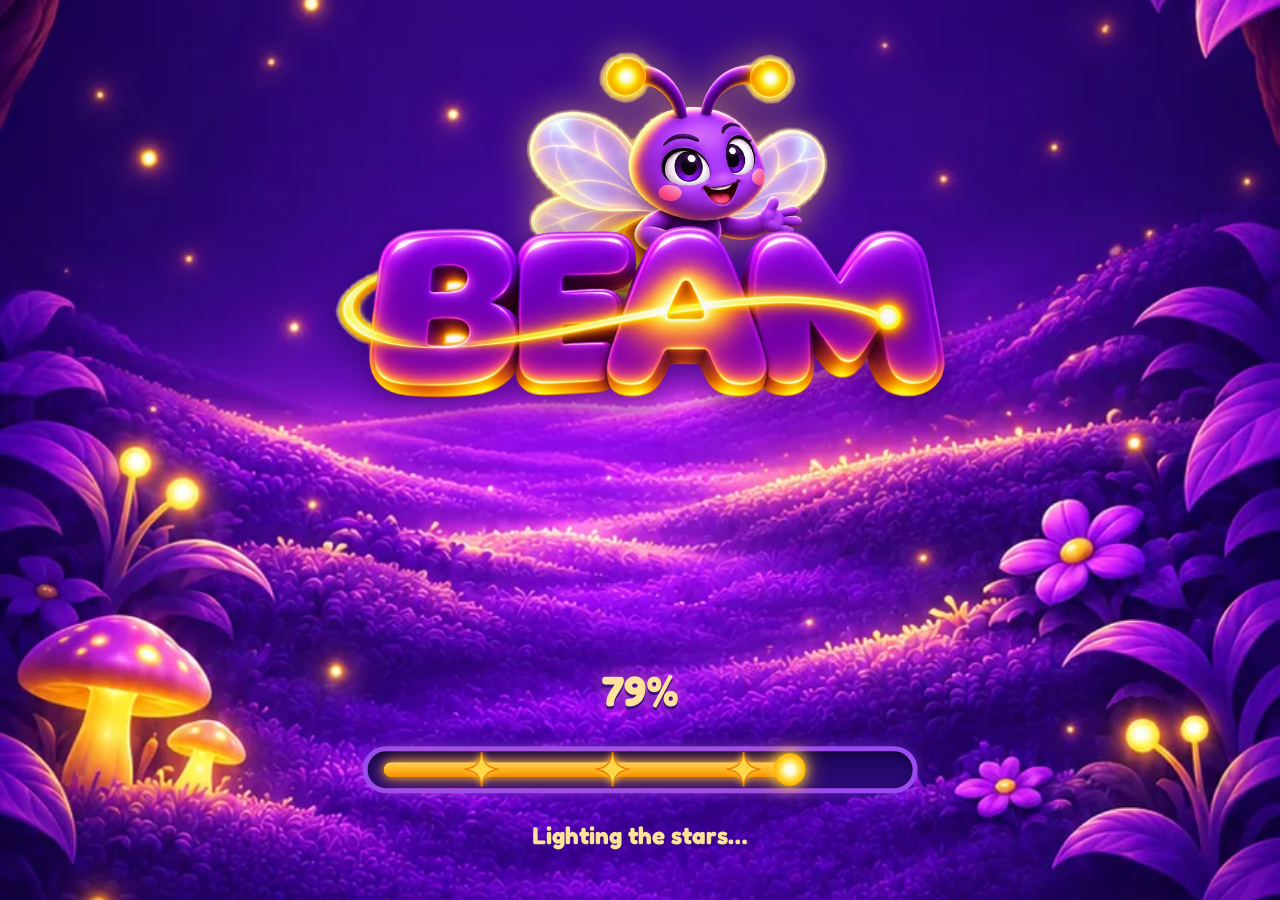
<file: index.html>
<!DOCTYPE html>
<html lang="he" dir="rtl">
<head>
<meta name="facebook-domain-verification" content="xpog3yrde6ys8me2d62fl10h6nr83v" />
<meta charset="utf-8">
<meta name="viewport" content="width=device-width,initial-scale=1">
<script>try{if(localStorage.getItem("beamAdminPending")&&/access_token=|error=/.test(location.hash)){localStorage.removeItem("beamAdminPending");location.replace("/admin/"+location.hash)}}catch(e){}</script>
<title>BEAM · משחק חשיבה עם מראות וקרן אור</title>
<meta name="description" content="BEAM הוא משחק חשיבה: מציבים מראות כדי שקרן האור של הגחלילית תדליק את כל הכוכבים. 80 שלבים ואתגר יומי.">
<link rel="canonical" href="https://beam-game.co.il/">
<link rel="manifest" href="manifest.webmanifest">
<meta name="theme-color" content="#24086A">
<link rel="icon" type="image/png" sizes="32x32" href="icons/favicon-32.png?v=3">
<link rel="icon" type="image/png" sizes="96x96" href="icons/favicon-96.png?v=3">
<link rel="apple-touch-icon" href="icons/apple-180.png?v=3">
<link rel="stylesheet" href="css/beam.css?v=7ac095d8f2">
</head>
<body class="splashing">
<div id="splash" role="status" aria-live="polite">
  <div class="sp-stage">
    <img class="sp-fly" alt="" src="media/splash/fly.webp">
    <img class="sp-logo" alt="Beam" src="media/splash/logo.webp">
    <b id="spPct">0%</b>
    <div class="sp-bar"><i id="spFill"><span class="sp-orb"></span></i><span class="sp-star" style="left:21%"><svg viewBox="0 0 40 40" aria-hidden="true"><path d="M20 1C21.5 13 27 18.5 39 20C27 21.5 21.5 27 20 39C18.5 27 13 21.5 1 20C13 18.5 18.5 13 20 1Z"/></svg></span><span class="sp-star" style="left:45%"><svg viewBox="0 0 40 40" aria-hidden="true"><path d="M20 1C21.5 13 27 18.5 39 20C27 21.5 21.5 27 20 39C18.5 27 13 21.5 1 20C13 18.5 18.5 13 20 1Z"/></svg></span><span class="sp-star" style="left:69%"><svg viewBox="0 0 40 40" aria-hidden="true"><path d="M20 1C21.5 13 27 18.5 39 20C27 21.5 21.5 27 20 39C18.5 27 13 21.5 1 20C13 18.5 18.5 13 20 1Z"/></svg></span></div>
    <p id="spText">טוענים את האור…</p>
  </div>
</div>
<svg width="0" height="0" style="position:absolute" aria-hidden="true"><defs>
  <linearGradient id="rbBeam" gradientUnits="userSpaceOnUse" x1="0" y1="0" x2="1.6" y2="1.6" spreadMethod="repeat">
    <stop offset="0" stop-color="#FF3D3D"/><stop offset=".16" stop-color="#FF8A1F"/><stop offset=".32" stop-color="#FFD23F"/><stop offset=".48" stop-color="#4BD964"/><stop offset=".64" stop-color="#3FB8FF"/><stop offset=".8" stop-color="#8A6BFF"/><stop offset="1" stop-color="#FF3D3D"/>
    <animateTransform attributeName="gradientTransform" type="translate" from="0 0" to="1.6 1.6" dur="2.4s" repeatCount="indefinite"/>
  </linearGradient></defs></svg>
<main>
<div class="hud" id="hud" hidden>
    <button class="me" id="meBtn" aria-label="פרופיל ושם">
      <span class="badge"><img id="meBug" alt=""></span>
      <span><b id="meName"></b><small id="meRank"></small></span>
    </button>
    <div class="wallet">
      <button class="gearimg" id="gearBtn" aria-label="הגדרות"><img alt="" src="media/ui/gear.webp"></button>
      <div class="coin" id="homePoints" aria-label="נקודות לקניות"></div>
    </div>
  </div>
  

<!-- LOGIN -->
<section id="login" hidden>
  <div class="login">
    <img id="loginLogo" class="login-logo" alt="Beam" src="media/inline/logo.webp">
    <p class="login-tag">עזרו לגחלילית להדליק את כל הכוכבים</p>
    <div class="login-hero"><img alt="" src="media/hero.webp"></div>
    <div class="login-btns">
      <button class="btn green" id="loginGuest">בואו נשחק</button>
      <div class="or" id="loginOr"><span>כבר שיחקתם? התחברו וההתקדמות תחזור</span></div>
      <button class="sso google" id="loginGoogle">המשך עם Google</button>
      <button class="sso facebook" id="loginFacebook">המשך עם Facebook</button>
    </div>
    <p class="login-note">ההתקדמות נשמרת ומגובה גם בלי חשבון. אפשר לחבר חשבון בכל רגע מההגדרות.</p>
  </div>
</section>


<!-- HOME: the firefly's garden fills the screen; everything else floats over it -->
<section id="home">
  <div class="gscene hscene" id="hScene"></div>
  <canvas id="homeFly" width="320" height="320" aria-hidden="true"></canvas>
  <div class="hchap">
    <button id="chapBtn"><b id="chapName"></b><i aria-hidden="true">›</i></button>
    <div class="hprog"><i id="chapFill"></i><span id="chapCount"></span></div>
  </div>
  <div class="hside r"><button class="hic" id="dailyBtn"><img alt="" src="media/ui/calendar.webp"><span class="dot" id="dailyDot" hidden>!</span><span class="t">אתגר יומי</span></button><button class="hic" id="weeklyBtn"><img alt="" src="media/ui/trophy.webp"><span class="dot" id="weeklyDot" hidden>!</span><span class="t">אתגר השבוע</span></button><button class="hic" id="bonusBtn"><img alt="" src="media/ui/gift.webp"><span class="dot" id="bonusDot" hidden>!</span><span class="t">בונוס יומי</span></button></div>
  <div class="hside l"><button class="hic" id="achBtn"><img alt="" src="media/ui/medal.webp"><span class="bar" id="achLabel"></span></button><button class="hic" id="friendsBtn"><img alt="" src="media/ui/invite.webp"><span class="dot" id="palsDot" hidden></span><span class="t">חברים</span></button><button class="hic" id="helpBtn"><img alt="" src="media/ui/help.webp"><span class="t">איך משחקים</span></button></div>
  <button class="hplay" id="playBtn"><span class="tag" id="playTag"></span><b id="playMain"></b><small id="playSub"></small></button>
  <div hidden>
    <div class="rankbar"><i id="rankFill"></i></div><span id="rankNow"></span><span id="rankNext"></span>
    <p id="dailyText"></p><p id="duelText"></p><button id="duelBtn"></button><p id="gardenText"></p><button id="gardenBtn"></button>
    <button id="lbBtn"></button><button id="shopBtn"></button>
    <div class="adslot" id="adBanner"><button id="adBannerRemove"></button></div>
    <p id="progress"></p><span id="chCount"></span><div id="chapters"></div><div id="chDots"></div>
  </div>
</section>

<section id="allch" hidden>
  <button class="chip" id="allchBack">› חזרה</button>
  <h2 class="screen-title">כל הפרקים</h2>
  <p class="screen-sub" id="allchSub"></p>
  <div class="chgrid" id="chGrid"></div>
</section>

<!-- GAME -->
<section id="game" hidden>
  <div class="gtop">
    <button class="rb" id="backBtn" aria-label="חזרה"><svg class="bk" viewBox="0 0 24 24" width="22" height="22" aria-hidden="true"><path d="M9 5l7 7-7 7" fill="none" stroke="#fff" stroke-width="4" stroke-linecap="round" stroke-linejoin="round"/></svg></button>
    <div class="lvtitle"><h2 id="lvTitle"></h2><small id="lvChapter"></small></div>
    <div class="coin" id="gamePoints"></div>
    <button class="rb" id="pauseBtn" aria-label="השהיה"><svg viewBox="0 0 24 24" width="20" height="20" aria-hidden="true"><path d="M8 5v14M16 5v14" stroke="#fff" stroke-width="4" stroke-linecap="round"/></svg></button>
  </div>
  <div class="duelbar" id="duelBar" hidden></div>
  <div class="gstats">
    <div class="pill" id="starPill"></div>
    <div class="gclock" id="timeBar" hidden><span></span></div>
    <div class="pill moves" id="movesPill"></div>
    <div class="pill" id="mirrorPill"></div>
  </div>
  <p class="tip" id="tip"></p>
  <div class="boardwrap"><svg class="board" id="board"></svg></div>
  <div class="say"><img alt="" id="sayBug"><div class="status" id="status" aria-live="polite"></div></div>
  <div class="gdock">
    <button class="power free" id="resetBtn"><img class="pwi" src="media/ui/t-reset.webp" alt=""><span>איפוס</span><span class="price">חינם</span></button>
    <div id="powerBox">
      <div class="powers">
        <button class="power" id="pwMirror" aria-label="קניית מראה נוספת"></button>
        <button class="power" id="pwHammer" aria-label="פטיש לשבירת חסימה"></button>
        <button class="power" id="pwHint" aria-label="רמז"></button>
      </div>
    </div>
  </div>
  <p class="powernote" id="powerNote">שלב עם עזרה שווה כוכב אחד ורבע מהנקודות</p>
  <span hidden><button class="gear" id="muteBtn" aria-label="השתקה"><svg viewBox="0 0 24 24" aria-hidden="true" width="22" height="22"><path d="M4 9h4l5-4v14l-5-4H4z" fill="var(--purple)"/><path id="spkWaves" d="M16 8.5a5 5 0 0 1 0 7M18.5 6a8.5 8.5 0 0 1 0 12" stroke="var(--purple)" stroke-width="2" fill="none" stroke-linecap="round"/><path id="spkX" d="M16 9l5 6M21 9l-5 6" stroke="var(--purple)" stroke-width="2" stroke-linecap="round" hidden/></svg></button></span>
  <div class="winlayer" id="winLayer" hidden>
  <img class="winbug" id="winBug" alt="" width="220" height="220">
  <canvas class="winbug anim" id="winFilm" width="480" height="480" aria-hidden="true" hidden></canvas>
  <div class="win" id="winbox" role="dialog" aria-labelledby="winTitle" hidden>
    <div class="ribbon"><h3 id="winTitle"></h3></div>
    <button class="mclose winx" id="winX" aria-label="סגירה"><svg viewBox="0 0 18 18" aria-hidden="true"><path d="M4 4l10 10M14 4L4 14" stroke="#fff" stroke-width="3.2" stroke-linecap="round"/></svg></button>
    <div class="body">
      <div class="bigstars" id="bigStars"></div>
      <p id="winText"></p>
      <div class="gains" id="gains"></div>
      <button class="btn green" id="nextBtn"></button>
      <button class="btn blue" id="retryBtn">נסו שוב לשלושה כוכבים</button>
      <button class="linkbtn" id="shareBtn" hidden>שתפו את התוצאה</button>
    </div>
  </div>
  </div>
</section>

<!-- DUEL: waiting room, countdown and result. The race itself happens on the game screen. -->
<section id="watch" hidden>
  <div class="gtop"><button class="rb" id="watchBack" aria-label="חזרה"><svg class="bk" viewBox="0 0 24 24" width="22" height="22" aria-hidden="true"><path d="M9 5l7 7-7 7" fill="none" stroke="#fff" stroke-width="4" stroke-linecap="round" stroke-linejoin="round"/></svg></button><div class="lvtitle"><h2 id="watchTitle"></h2><p id="watchSub"></p></div><span class="wlive">LIVE</span></div>
  <div class="wstats"><span class="pill" id="watchStars"></span><span class="pill" id="watchMoves"></span></div>
  <div class="boardwrap"><svg class="board" id="watchBoard"></svg></div>
  <p class="wnote" id="watchNote"></p>
</section>

<section id="duel" hidden>
  <button class="chip" id="duelBack">› חזרה</button>
  <h2 class="screen-title">דו-קרב</h2>
  <p class="screen-sub" id="duelSub">&nbsp;</p>
  <div class="set duelbox" id="duelBox"></div>
</section>

<!-- LEADERBOARD -->
<section id="friends" hidden>
  <button class="chip" id="frBack">› חזרה</button>
  <h2 class="screen-title">דו-קרב</h2>
  <div class="rec" id="duelRec"></div>
  <div class="duo"><button class="btn blue" id="duelLink">הזמנה בקישור</button><button class="btn orange" id="duelCode">יש לי קוד</button></div>
  <h3 class="frhead">החברים שלי <small id="frSub">&nbsp;</small></h3>
  <ul class="frlist" id="duelList"></ul>
</section>

<section id="pals" hidden>
  <button class="chip" id="palsBack">› חזרה</button>
  <h2 class="screen-title">חברים</h2>
  <div class="frfind"><input id="frQ" type="search" maxlength="24" autocomplete="off" enterkeyhint="search" placeholder="חיפוש לפי שם שחקן" aria-label="חיפוש לפי שם שחקן"><button class="btn blue" id="frGo">חיפוש</button></div>
  <ul class="frlist" id="frFound"></ul>
  <div id="frAsksBox" hidden><h3 class="frhead">בקשות חברות</h3><ul class="frlist" id="frAsks"></ul></div>
  <div id="frRecentBox" hidden><h3 class="frhead">שיחקתם לאחרונה</h3><ul class="frlist" id="frRecent"></ul></div>
  <h3 class="frhead">החברים שלי <small id="palsSub">&nbsp;</small></h3>
  <ul class="frlist" id="frList"></ul>
  <button class="btn orange" id="frAdd">שליחת קישור לחבר</button>
  <div class="set" style="margin-top:16px">
    <label class="toggle" style="border-top:none"><span>הצג אותי כמחובר לחברים</span><input type="checkbox" id="optPresence"><i></i></label>
  </div>
</section>

<section id="map" hidden>
  <div class="maptop"><button class="rb" id="mapBack" aria-label="חזרה"><svg class="bk" viewBox="0 0 24 24" width="22" height="22" aria-hidden="true"><path d="M9 5l7 7-7 7" fill="none" stroke="#fff" stroke-width="4" stroke-linecap="round" stroke-linejoin="round"/></svg></button><button class="rnd" id="mapPrev" aria-label="הפרק הקודם"><svg class="bk" viewBox="0 0 24 24" width="18" height="18" aria-hidden="true"><path d="M9 5l7 7-7 7" fill="none" stroke="#fff" stroke-width="3.5" stroke-linecap="round" stroke-linejoin="round"/></svg></button>
    <div class="mtitle"><small id="mapSub"></small><h2 id="mapTitle"></h2><span class="mstars"><img alt="" src="media/map/star.webp"><b id="mapStars"></b></span></div>
    <button class="rnd" id="mapNext" aria-label="הפרק הבא"><svg class="bk" viewBox="0 0 24 24" width="18" height="18" aria-hidden="true"><path d="M15 5l-7 7 7 7" fill="none" stroke="#fff" stroke-width="3.5" stroke-linecap="round" stroke-linejoin="round"/></svg></button><span class="sp"></span></div>
  <button class="mcta" id="mapPlay"><b id="mapPlayMain"></b><span id="mapPlaySub"></span></button>
  <div class="mscene" id="mScene"></div>
  <div class="mapwarp" id="mapWarp"></div>
</section>

<section id="garden" hidden>
  <button class="chip" id="gardenBack">› חזרה</button>
  <h2 class="screen-title">הגן של הגחלילית</h2>
  <div class="shopwallet"><div class="coin" id="gardenPoints"></div></div>
  <div class="tabs" role="tablist" style="margin-bottom:12px">
    <button role="tab" id="gTabOut" aria-selected="true">הגן</button>
    <button role="tab" id="gTabIn" aria-selected="false">בתוך הבית</button>
  </div>
  <div class="gscene" id="gScene"></div>
  <h3 class="shoph" id="gShopTitle">מה מוסיפים לגן?</h3>
  <div class="shopgrid" id="gShop"></div>
</section>

<section id="shop" hidden>
  <button class="chip" id="shopBack">› חזרה</button>
  <h2 class="screen-title">חנות</h2>
  <p class="screen-sub">קונים בנקודות שבארנק. הדירוג בטבלה לא יורד.</p>
  <div class="shopwallet"><div class="coin" id="shopPoints"></div></div>
  <div id="shopBody"></div>
</section>

<section id="leader" hidden>
  <button class="chip" id="lbBack">› חזרה</button>
  <div class="lbc lbh">
    <img class="arc" alt="" style="--x:140;--y:38;--w:528;--h:67" src="media/lb/harc.webp">
    <img class="crown" alt="" style="--x:355;--y:12;--w:100;--h:72" src="media/lb/hcrown.webp">
    <img class="lau" alt="" style="--x:107;--y:91;--w:56;--h:76" src="media/lb/hlaurL.webp">
    <img class="lau" alt="" style="--x:644;--y:98;--w:56;--h:69" src="media/lb/hlaurR.webp">
    <img class="ttl" alt="טבלת מובילים" style="--x:160;--y:75;--w:494;--h:89" src="media/lb/htitle.webp">
    <h2 class="screen-title ttltxt" style="--x:140;--y:75;--w:524;--h:89">טבלת מובילים</h2>
    <p class="screen-sub" id="lbSub" style="--x:2.4;--y:158.4;--w:804;--h:44"></p>
  </div>
  <div class="tabs lbtabs" role="tablist">
    <button role="tab" id="tabAll" aria-selected="true">כל הזמנים</button>
    <button role="tab" id="tabDay" aria-selected="false">היום</button>
    <button role="tab" id="tabWeek" aria-selected="false">השבוע</button>
  </div>
  <p class="privacy" id="lbOffline" hidden>אין חיבור לטבלה כרגע. מוצגות רק התוצאות שלכם.</p>
  <ol class="lb" id="lbList"></ol>
  <p class="privacy">השם והניקוד שלכם גלויים לכל מי שמשחק במשחק הזה.</p>
</section>

<!-- ACHIEVEMENTS -->
<section id="achievements" hidden>
  <button class="chip" id="achBack">› חזרה</button>
  <h2 class="screen-title">הישגים</h2>
  <p class="screen-sub" id="achSub"></p>
  <div id="achList"></div>
</section>

<!-- SETTINGS -->
<section id="settings" hidden>
  <button class="chip" id="setBack">› חזרה</button>
  <h2 class="screen-title">הגדרות</h2>
  <p class="screen-sub">&nbsp;</p>
  <div class="set" id="accountCard"></div>
  <div class="set premium" id="premiumCard"></div>
  <div class="set">
    <h3>צלילים ורטט</h3>
    <label class="toggle"><span>אפקטים קוליים</span><input type="checkbox" id="optSfx"><i></i></label>
    <label class="toggle"><span>מוזיקת רקע במשחק</span><input type="checkbox" id="optMusic"><i></i></label>
    <label class="toggle" id="hapticRow"><span>רטט<small id="hapticNote" hidden> · לא נתמך במכשיר הזה</small></span><input type="checkbox" id="optHaptic"><i></i></label>
    <div class="musicstyle" id="styleRow">
      <span>סגנון מוזיקה</span>
      <div class="segm" role="group" aria-label="סגנון מוזיקה">
        <button id="styleCalm" aria-pressed="true">רגועה</button>
        <button id="styleUp" aria-pressed="false">קצבית</button>
        <button id="styleDream" aria-pressed="false">עדינה</button>
        <button id="styleBox" aria-pressed="false">תיבת נגינה</button>
      </div>
    </div>
  </div>
  <div class="set">
    <div class="musicstyle"><span>שפה</span>
      <div class="segm" role="group" aria-label="שפה">
        <button id="langHe" aria-pressed="true">עברית</button>
        <button id="langEn" aria-pressed="false">English</button>
      </div>
    </div>
    <div class="musicstyle"><span>תצוגה</span>
      <div class="segm" role="group" aria-label="תצוגה">
        <button id="themeLight" aria-pressed="false">יום</button>
        <button id="themeDark" aria-pressed="false">לילה</button>
        <button id="themeAuto" aria-pressed="true">אוטומטי</button>
      </div>
    </div>
  </div>
  <div class="set">
    <h3>שם ודמות</h3>
    <p id="setName"></p>
    <button class="btn blue" id="setRename">הפרופיל שלי</button>
    <button class="linkbtn" id="setLeave">הסרת השם והניקוד מהטבלה</button>
  </div>
  <div class="set" id="installCard" hidden>
    <h3>התקנה במסך הבית</h3>
    <p>פתיחה בלחיצה אחת, במסך מלא, כמו אפליקציה.</p>
    <button class="btn blue" id="setInstall">להוספה למסך הבית</button>
  </div>
  <div class="set stickset">
    <h3>מדבקות לוואטסאפ</h3>
    <div class="stkrow"><img alt="" src="media/emo/laugh.webp"><img alt="" src="media/emo/love.webp"><img alt="" src="media/emo/win.webp"><img alt="" src="media/emo/thumbs.webp"></div>
    <p>12 הגחליליות של המשחק, לשמירה בטלפון ולשליחה בוואטסאפ.</p>
    <button class="btn green" id="setStickers">להורדת המדבקות</button>
  </div>
  <div class="set">
    <h3>איפוס התקדמות</h3>
    <p>מוחק שלבים, כוכבים, נקודות והישגים. רכישות נשמרות.</p>
    <button class="btn danger" id="setReset">איפוס</button>
  </div>
  <p class="legal">BEAM · לוי ששון (דויינג ארט), עוסק מורשה · <a id="legalPrivacy" href="https://beam-game.co.il/privacy/" target="_blank" rel="noopener">מדיניות פרטיות</a> · <a id="legalSupport" href="https://beam-game.co.il/support/" target="_blank" rel="noopener">תמיכה</a></p>
</section>

<!-- HELP -->
<section id="help" class="help" hidden>
  <div class="gtop"><button class="rb" id="helpBack" aria-label="חזרה"><svg class="bk" viewBox="0 0 24 24" width="22" height="22" aria-hidden="true"><path d="M9 5l7 7-7 7" fill="none" stroke="#fff" stroke-width="4" stroke-linecap="round" stroke-linejoin="round"/></svg></button><div class="lvtitle"><h2>איך משחקים</h2></div><img class="helpbug" id="helpBug" alt=""></div>
  <div class="tabs four" role="tablist" id="helpTabs"><button role="tab" data-p="a" aria-selected="true">הבסיס</button><button role="tab" data-p="b" aria-selected="false">מכשולים</button><button role="tab" data-p="c" aria-selected="false">נקודות</button><button role="tab" data-p="d" aria-selected="false">טיפים</button></div>
  <div class="hpane" data-p="a">
  <p class="lead">הגחלילית יורה קרן אור. הציבו מראות כך שהקרן תעבור דרך כל הכוכבים.</p>
  <div class="demo">
    <h3>נסו בעצמכם</h3>
    <p>הציבו מראה אחת כך שהקרן תפנה למעלה אל הכוכב.</p>
    <div class="boardwrap"><svg class="board" id="demoBoard"></svg></div>
    <div class="status" id="demoStatus"></div>
  </div>
  <div class="rule"><svg viewBox="0 0 1 1" id="icMirror"></svg>
    <div><h3>מראות</h3><p>הקישו על משבצת כדי להציב מראה. הקשה שנייה מסובבת אותה, ושלישית מסירה. מראה מפנה את הקרן ברבע סיבוב.</p></div></div>
<div class="rule"><svg viewBox="0 0 1 1" id="icStar"></svg>
    <div><h3>כוכבים</h3><p>הקרן עוברת דרכם, מדליקה אותם וממשיכה הלאה. השלב נגמר כשכל הכוכבים דולקים.</p></div></div>
</div>
  <div class="hpane" data-p="b" hidden>
  <div class="rule"><svg viewBox="0 0 1 1" id="icWall"></svg>
    <div><h3>חסימות</h3><p>משבצות עם איקס עוצרות את הקרן.</p></div></div>
<div class="rule"><svg viewBox="0 0 1 1" id="icBomb"></svg>
    <div><h3>פצצות</h3><p>אם קרן כלשהי נוגעת בפצצה, הכול נכבה. יש רגע לתקן. מי שמשאיר את הקרן על פצצה שלוש פעמים באותו שלב, הפצצה מתפוצצת והשלב מתחיל מחדש. בדו-קרב, פיצוץ מעביר את הסיבוב ליריב.</p></div></div>
<div class="rule"><svg viewBox="0 0 1 1" id="icFixed"></svg>
    <div><h3>מראות קבועות</h3><p>מראות כהות עם ברגים. הן כבר מותקנות, ואי אפשר להזיז או לסובב אותן.</p></div></div>
<div class="rule"><svg viewBox="0 0 1 1" id="icSplit"></svg>
    <div><h3>זכוכית מפצלת</h3><p>חלק מהאור ממשיך ישר וחלק מוחזר הצידה. מקרן אחת נוצרות שתיים, וכל אחת מהן יכולה להדליק כוכבים או לפגוע בפצצה.</p></div></div>
<div class="rule"><svg viewBox="0 0 1 1" id="icTwin"></svg>
    <div><h3>שתי גחליליות</h3><p>בשלבים המתקדמים יש שתי קרניים. כל מראה משפיעה על שתיהן.</p></div></div>
</div>
  <div class="hpane" data-p="c" hidden>
  <div class="rule"><svg viewBox="0 0 1 1" id="icCount"></svg>
    <div><h3>שלושה כוכבים</h3><p>כל הקשה היא מהלך. פתרו בלי עזרה ובתוך יעד המהלכים כדי לקבל שלושה כוכבים ואת מלוא הנקודות. לכל שלב יש זמן מוגבל, חצי דקה לכל מראה. כשהזמן נגמר מתחילים את השלב מחדש.</p></div></div>
<div class="rule"><svg viewBox="0 0 1 1" id="icShop"></svg>
    <div><h3>מה עושים עם הנקודות</h3><p>הנקודות שצברתם קובעות את הדרגה והמקום בטבלה, ונשארות שם תמיד. במקביל יש לכם יתרה לקניות. המחיר תלוי בשלב: רמז עולה 100 נקודות לכל מראה בשלב, ומראה נוספת או פטיש 75 לכל מראה. רמזים יכולים להציב עד חצי מהמראות בשלב. שלב שנפתר עם עזרה שווה רבע מהנקודות.</p></div></div>
<div class="rule"><svg viewBox="0 0 1 1" id="icHammer"></svg>
    <div><h3>פטיש</h3><p>מופיע רק בשלבים שבהם שבירת חסימה באמת עוזרת, כלומר מאפשרת פתרון עם פחות מראות. לחצו על הפטיש, והחסימות ששווה לשבור יתחילו להבהב.</p></div></div>
<div class="rule"><svg viewBox="0 0 1 1" id="icDaily"></svg>
    <div><h3>אתגר יומי</h3><p>שלב חדש בכל יום, זהה לכל השחקנים. הניקוד תלוי במהירות ובמספר המהלכים, ונכנס לטבלת המובילים.</p></div></div>
</div>
  <div class="hpane" data-p="d" hidden>
  <div class="tips">
    <h3>טיפים</h3>
    <p><b>התחילו מהסוף.</b> חשבו מאיזה כיוון הקרן יכולה להגיע לכוכב הרחוק ביותר, ובנו את המסלול לאחור.</p>
    <p><b>ספרו פניות.</b> כל פנייה במסלול דורשת מראה. מספר המראות שקיבלתם הוא רמז.</p>
    <p><b>עקבו אחרי כל הקרניים.</b> עם זכוכית מפצלת או שתי גחליליות, מראה שעוזרת לקרן אחת יכולה לשלוח את השנייה לפצצה.</p>
    <p><b>חשבו לפני שמקישים.</b> כל הקשה נספרת, ושלושה כוכבים שווים את מלוא הנקודות.</p>
  </div>
  </div>
  <div class="helpgo"><button class="btn orange" id="helpPlay">התחילו לשחק</button></div>
</section>

</main>
<div id="turn" aria-hidden="true"><div><svg viewBox="0 0 64 64" width="84" height="84"><rect x="20" y="6" width="24" height="44" rx="5" fill="none" stroke="#FFE48A" stroke-width="4"/><circle cx="32" cy="43" r="2.5" fill="#FFE48A"/><path d="M8 40a26 26 0 0 0 14 18M22 58l-7-1M22 58l-1-7" fill="none" stroke="#fff" stroke-width="3.5" stroke-linecap="round"/></svg><b>סובבו את הטלפון לאורך</b></div></div>
<nav id="tabbar" hidden><button data-tab="shop"><img alt="" src="media/ui/shop.webp"><span>חנות</span></button><button data-tab="leader"><img alt="" src="media/ui/trophy.webp"><span>מובילים</span></button><button data-tab="home"><img alt="" src="media/ui/home.webp"><span>בית</span></button><button data-tab="duel"><img alt="" src="media/ui/duel.webp"><span>דו-קרב</span><u id="duelDot" hidden></u></button><button data-tab="garden"><img alt="" src="media/ui/decor.webp"><span>קישוט</span></button></nav>


<div class="overlay" id="overlay" hidden><div class="modal" id="modal" role="dialog" aria-modal="true"></div></div>
<div class="toast" id="toast" role="status"></div>

<script src="js/levels.js?v=f87c89fe32"></script>
<script src="js/game.js?v=6d0e053eea"></script>
</body>
</html>
</file>
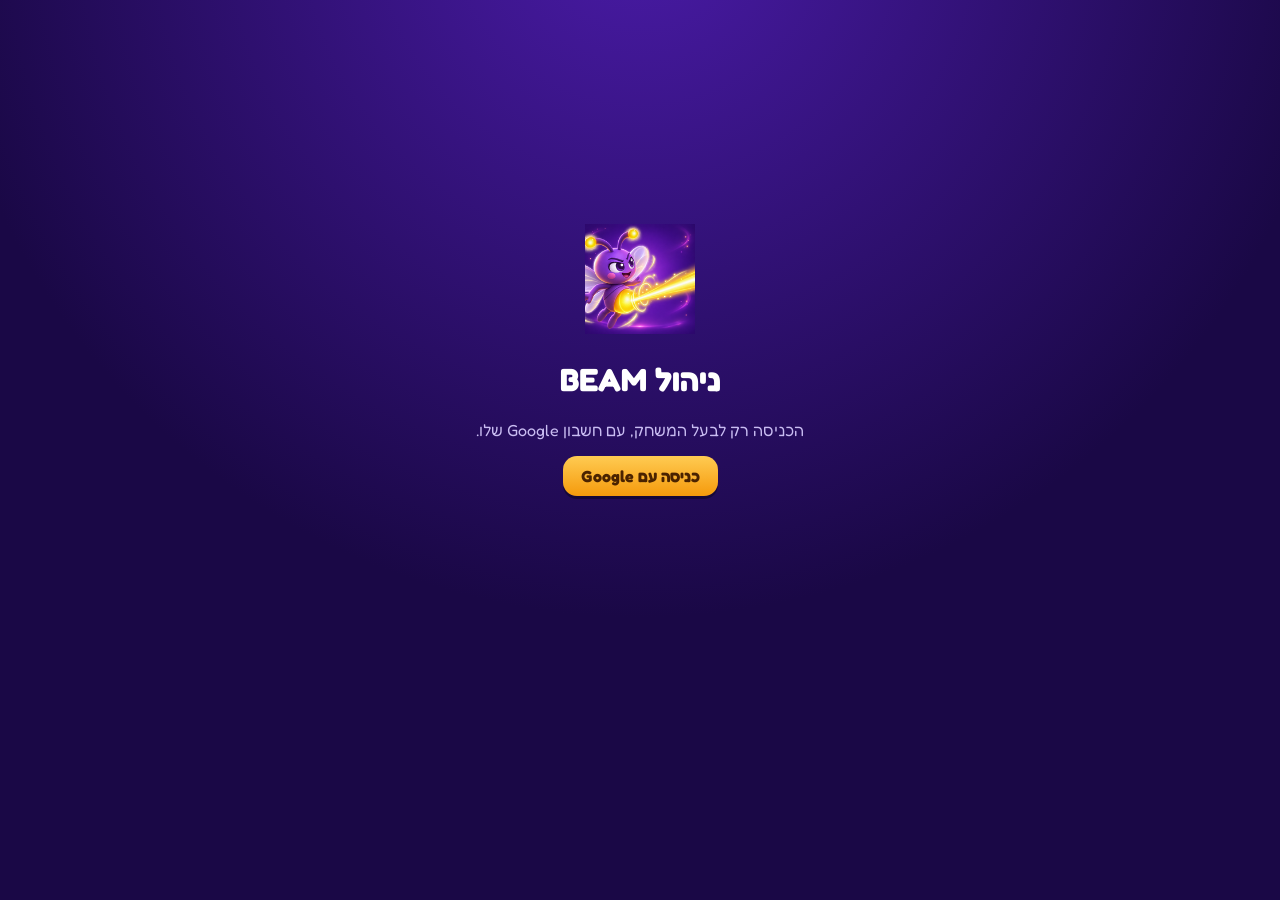
<file: admin/index.html>
<!doctype html>
<html lang="he" dir="rtl">
<head>
<meta charset="utf-8">
<meta name="viewport" content="width=device-width,initial-scale=1">
<meta name="robots" content="noindex,nofollow">
<title>BEAM · ניהול</title>
<link rel="icon" href="/icons/favicon-32.png?v=3">
<style>
@font-face{font-family:Fredoka; font-style:normal; font-weight:300 700; font-display:swap; src:url([data-uri]) format('woff2'); unicode-range:U+0307-0308,U+0590-05FF,U+200C-2010,U+20AA,U+25CC,U+FB1D-FB4F}@font-face{font-family:Fredoka; font-style:normal; font-weight:300 700; font-display:swap; src:url([data-uri]) format('woff2'); unicode-range:U+0000-00FF,U+0131,U+0152-0153,U+02BB-02BC,U+02C6,U+02DA,U+02DC,U+0304,U+0308,U+0329,U+2000-206F,U+20AC,U+2122,U+2191,U+2193,U+2212,U+2215,U+FEFF,U+FFFD}
:root{--bg:#1A0846; --card:#2A1270; --card2:#341A86; --line:rgba(255,255,255,.12); --ink:#fff; --muted:#C9BDF2; --gold:#FFD23F; --orange:#FF9F1C; --green:#2DBE60; --red:#FF5A6E; --blue:#5BB8FF}
*{box-sizing:border-box} html,body{margin:0} html{background:#1A0846}
body{font-family:Fredoka,system-ui,sans-serif; background:radial-gradient(circle at 50% -10%,#4A1BA8,var(--bg) 60%) fixed; color:var(--ink); min-height:100vh}
button,input,select{font:inherit; color:inherit}
.wrap{max-width:980px; margin:0 auto; padding:16px 16px 60px}
header{display:flex; align-items:center; gap:12px; padding:6px 0 14px}
header img{width:40px; height:40px} header h1{margin:0; font-size:24px; flex:1} header h1 small{color:var(--muted); font-weight:500; font-size:15px}
.who{color:var(--muted); font-size:14px; text-align:left; direction:ltr}
.btn{border:none; border-radius:14px; padding:10px 18px; font-weight:700; cursor:pointer; background:var(--card2); box-shadow:0 3px 0 rgba(0,0,0,.35)}
.btn.gold{background:linear-gradient(#FFCB52,#F59A0C); color:#4A2300} .btn.green{background:linear-gradient(#5BD46D,#2FA84A)} .btn.ghost{background:transparent; box-shadow:none; border:1px solid var(--line)}
.btn.red{background:linear-gradient(#FF6B7E,#D6334A)} .danger{margin-top:18px; border:1px solid rgba(255,90,110,.45); background:rgba(255,90,110,.08); border-radius:16px; padding:4px 14px 14px} .danger h3{color:#FF8A98} .danger p{color:var(--muted); font-size:14px; margin:0 0 8px} .danger label{display:flex; gap:8px; align-items:flex-start; font-size:14px; margin-bottom:10px} .danger input{margin-top:4px}
.btn:disabled{opacity:.5; cursor:default}
.tabs{display:flex; gap:6px; overflow-x:auto; margin-bottom:16px; scrollbar-width:none}
.tabs button{border:none; background:var(--card); color:var(--muted); padding:10px 16px; border-radius:999px; font-weight:600; white-space:nowrap; cursor:pointer}
.tabs button.on{background:var(--gold); color:#3A1A00}
.grid{display:grid; grid-template-columns:repeat(auto-fill,minmax(150px,1fr)); gap:10px}
.stat{background:var(--card); border:1px solid var(--line); border-radius:18px; padding:14px} .stat b{display:block; font-size:30px; line-height:1.1; direction:ltr; text-align:right} .stat span{color:var(--muted); font-size:14px}
.stat.hot b{color:var(--gold)}
.panel{background:var(--card); border:1px solid var(--line); border-radius:20px; padding:16px; margin-top:14px} .panel h2{margin:0 0 12px; font-size:19px}
.chart{display:grid; grid-template-columns:repeat(14,1fr); gap:6px; align-items:end; height:150px; padding-top:8px}
.chart .col{display:flex; gap:2px; align-items:end; height:100%} .chart i{flex:1; border-radius:5px 5px 0 0; min-height:2px; position:relative}
.chart i.a{background:var(--blue)} .chart i.b{background:var(--gold)}
.chart i:hover::after{content:attr(data-v); position:absolute; bottom:100%; left:50%; transform:translateX(-50%); background:#000; padding:2px 6px; border-radius:6px; font-size:12px; font-style:normal; white-space:nowrap}
.days{display:grid; grid-template-columns:repeat(14,1fr); gap:6px; color:var(--muted); font-size:11px; text-align:center; margin-top:4px; direction:ltr}
.legend{display:flex; gap:16px; color:var(--muted); font-size:13px; margin-top:8px} .legend i{display:inline-block; width:10px; height:10px; border-radius:3px; margin-inline-end:5px}
.bar{display:flex; gap:8px; margin-bottom:12px; flex-wrap:wrap} .bar input{flex:1; min-width:180px; border:1px solid var(--line); background:#130536; border-radius:14px; padding:11px 14px} .bar select{border:1px solid var(--line); background:#130536; border-radius:14px; padding:10px}
.list{display:flex; flex-direction:column; gap:8px}
.row{display:flex; align-items:center; gap:12px; background:var(--card2); border-radius:16px; padding:10px 12px; cursor:pointer; border:1px solid transparent} .row:hover{border-color:var(--gold)}
.av{width:44px; height:44px; border-radius:50%; background:#4A2BA8; flex:none; display:grid; place-items:center; position:relative} .av img{width:40px; height:40px; object-fit:contain}
.av i{position:absolute; bottom:0; right:0; width:12px; height:12px; border-radius:50%; background:#8a7fb0; border:2px solid var(--card2)} .av i.on{background:var(--green)}
.row .nm{flex:1; min-width:0} .row .nm b{display:block; white-space:nowrap; overflow:hidden; text-overflow:ellipsis} .row .nm small{color:var(--muted)}
.num{text-align:center; min-width:56px} @media (max-width:520px){ .num.opt{display:none} } .num b{display:block; direction:ltr} .num small{color:var(--muted); font-size:12px}
table{width:100%; min-width:600px; border-collapse:collapse; font-size:14px} th,td{padding:8px 6px; border-bottom:1px solid var(--line); text-align:center} th{color:var(--muted); font-weight:600; cursor:pointer; white-space:nowrap; position:sticky; top:0; background:var(--card)} td:first-child,th:first-child{text-align:right}
tr.hard td{color:#FFB3BD} .scroll{overflow:auto; max-height:70vh}
.pill{display:inline-block; padding:2px 10px; border-radius:999px; font-size:12px; font-weight:700; background:#4A2BA8} .pill.g{background:#1E7A41} .pill.r{background:#8E1F33} .pill.y{background:#8A5A00}
.feed{display:flex; flex-direction:column; gap:6px} .feed div{background:var(--card2); border-radius:12px; padding:9px 12px; display:flex; gap:10px; align-items:center; flex-wrap:wrap} .feed small{color:var(--muted); margin-inline-start:auto}
.cover{position:fixed; inset:0; background:rgba(8,2,30,.7); display:grid; place-items:center; padding:16px; z-index:10}
.sheet{background:#22105E; border:1px solid var(--line); border-radius:24px; width:min(640px,100%); max-height:90vh; overflow:auto; padding:20px; position:relative}
.sheet .x{position:absolute; top:12px; left:12px} .phead{display:flex; gap:14px; align-items:center; margin-bottom:14px} .phead .av{width:66px; height:66px} .phead .av img{width:60px; height:60px} .phead h2{margin:0} .phead small{color:var(--muted); direction:ltr; display:inline-block}
.kv{display:grid; grid-template-columns:repeat(auto-fill,minmax(130px,1fr)); gap:8px} .kv div{background:var(--card2); border-radius:12px; padding:9px 12px} .kv b{display:block; font-size:20px; direction:ltr; text-align:right} .kv span{color:var(--muted); font-size:13px}
.chips{display:flex; flex-wrap:wrap; gap:6px} .chips span{background:var(--card2); padding:4px 10px; border-radius:999px; font-size:13px}
.giftf{display:flex; gap:8px; flex-wrap:wrap; align-items:center} .giftf input{border:1px solid var(--line); background:#130536; border-radius:12px; padding:10px; width:120px; direction:ltr} .giftf input.note{flex:1; min-width:150px; width:auto; direction:rtl}
.center{min-height:80vh; display:grid; place-items:center; text-align:center} .center img{width:110px} .center p{color:var(--muted); max-width:340px}
.toast{position:fixed; bottom:20px; left:50%; transform:translateX(-50%); background:#000c; padding:12px 20px; border-radius:14px; z-index:20}
h3{margin:18px 0 8px; font-size:16px; color:var(--gold)} .empty{color:var(--muted); padding:12px 0}
</style>
</head>
<body>
<div id="app"></div>
<script>
const BACKEND = { url: 'https://lwtimaunczpjfvppmudd.supabase.co', key: 'sb_publishable_ll8ay08mufmaqKP1NHBnVQ_Xtn2EXBW' };
const $ = s => document.querySelector(s), app = $('#app');
const esc = s => String(s ?? '').replace(/[&<>"']/g, c => ({ '&': '&amp;', '<': '&lt;', '>': '&gt;', '"': '&quot;', "'": '&#39;' }[c]));
const fmt = n => (+n || 0).toLocaleString('he-IL');
const ago = t => { if (!t) return 'אף פעם'; const m = (Date.now() - new Date(t)) / 60000; if (m < 2) return 'עכשיו'; if (m < 60) return `לפני ${Math.round(m)} דק׳`; if (m < 1440) return `לפני ${Math.round(m / 60)} שע׳`; return `לפני ${Math.round(m / 1440)} ימים`; };
const when = t => t ? new Date(t).toLocaleString('he-IL', { day: 'numeric', month: 'numeric', hour: '2-digit', minute: '2-digit' }) : '';
const av = (k, on) => `<span class="av"><img alt="" src="/media/chars/${esc(k || 'owl')}.webp" onerror="this.src='/icons/icon-192.png'">${on === undefined ? '' : `<i class="${on ? 'on' : ''}"></i>`}</span>`;
const dur = s => { s = +s || 0; if (s < 60) return s ? 'פחות מדקה' : '0 דק׳'; const h = Math.floor(s / 3600), m = Math.round((s % 3600) / 60); return h ? `${h} שע׳ ${m} דק׳` : `${m} דק׳`; };
const hm = t => new Date(t).toLocaleTimeString('he-IL', { hour: '2-digit', minute: '2-digit' });
const noteOf = n => ({ 'gift from the owner': 'מתנה ממך', friend: 'מחבר' }[n] || n || '');
const toast = t => { const d = document.createElement('div'); d.className = 'toast'; d.textContent = t; document.body.appendChild(d); setTimeout(() => d.remove(), 2600); };

/* ---- the owner's session: Google sign-in through Supabase, kept in this browser only ---- */
const KEY = 'beamAdminSession';
const Sess = {
  get() { try { return JSON.parse(localStorage.getItem(KEY)); } catch (e) { return null; } },
  set(s) { try { s ? localStorage.setItem(KEY, JSON.stringify(s)) : localStorage.removeItem(KEY); } catch (e) {} },
  async token() {
    const s = Sess.get(); if (!s) return null;
    if (Date.now() < s.expires_at - 60000) return s.access_token;
    try {
      const r = await fetch(`${BACKEND.url}/auth/v1/token?grant_type=refresh_token`, { method: 'POST', headers: { apikey: BACKEND.key, 'Content-Type': 'application/json' }, body: JSON.stringify({ refresh_token: s.refresh_token }) });
      if (!r.ok) throw 0;
      const j = await r.json(); const n = { ...s, access_token: j.access_token, refresh_token: j.refresh_token, expires_at: Date.now() + j.expires_in * 1000 };
      Sess.set(n); return n.access_token;
    } catch (e) { Sess.set(null); return null; }
  },
};
function signIn() {
  try { localStorage.setItem('beamAdminPending', '1'); } catch (e) {}
  location.href = `${BACKEND.url}/auth/v1/authorize?provider=google&redirect_to=${encodeURIComponent(location.origin + '/admin/')}`;
}
async function signOut() {
  const t = await Sess.token();
  if (t) fetch(`${BACKEND.url}/auth/v1/logout`, { method: 'POST', headers: { apikey: BACKEND.key, Authorization: 'Bearer ' + t } }).catch(() => {});
  Sess.set(null); boot();
}
async function rpc(fn, args = {}) {
  const t = await Sess.token(); if (!t) throw new Error('signed out');
  const r = await fetch(`${BACKEND.url}/rest/v1/rpc/${fn}`, { method: 'POST', headers: { apikey: BACKEND.key, Authorization: 'Bearer ' + t, 'Content-Type': 'application/json' }, body: JSON.stringify(args) });
  if (!r.ok) throw new Error(r.status === 401 ? 'signed out' : 'server ' + r.status);
  return r.json();
}

/* ---- level names: read straight from the game page, so they always match the live levels ---- */
let LEVELS = {};
async function loadLevelNames() {
  try {
    // the game's code and levels live in their own files since the page was split
    const src = (await Promise.all(['/js/levels.js', '/js/game.js'].map(async u => (await fetch(u, { cache: 'no-store' })).text()))).join('\n');
    await loadItemNames(src);
    const m = src.match(/const CHAPTERS = (\[.*?\]);\s*\n/s);
    const ch = JSON.parse(m[1]); let n = 0;
    ch.forEach((c, ci) => c.levels.forEach((l, li) => { n++; LEVELS[l.id] = { n, ch: ci + 1, chName: c.name, max: l.max, size: l.rows.length }; }));
  } catch (e) { LEVELS = {}; }
}

/* ---- screens ---- */
let tab = 'overview', me = '';
function shell(body) {
  app.innerHTML = `<div class="wrap"><header><img src="/icons/icon-192.png" alt=""><h1>BEAM <small>· ניהול</small></h1><span class="who">${esc(me)}</span><button class="btn ghost" id="out">יציאה</button></header>
    <nav class="tabs">${[['overview', 'סקירה'], ['players', 'שחקנים'], ['buys', 'רכישות'], ['levels', 'שלבים'], ['activity', 'מתנות ודו-קרבים']].map(([k, t]) => `<button data-t="${k}" class="${k === tab ? 'on' : ''}">${t}</button>`).join('')}</nav><main id="main">${body}</main></div>`;
  $('#out').onclick = signOut;
  for (const b of document.querySelectorAll('[data-t]')) b.onclick = () => { tab = b.dataset.t; show(); };
}
async function show() {
  shell('<p class="empty">טוען…</p>');
  try { await ({ overview, players, buys, levels, activity })[tab](); }
  catch (e) { if (e.message === 'signed out') return boot(); $('#main').innerHTML = `<p class="empty">משהו נכשל בטעינה (${esc(e.message)}). נסו שוב.</p>`; }
}
async function overview() {
  const [o, pt] = await Promise.all([rpc('beam_admin_overview'), rpc('beam_admin_playtime')]);
  const cards = [['online', 'מחוברים עכשיו', 1], ['active_today', 'פעילים היום'], ['new_today', 'שחקנים חדשים היום'], ['players', 'שחקנים בסך הכול'], ['solves_today', 'שלבים שנפתרו היום', 1], ['starts_today', 'שלבים שהתחילו היום'],
    ['duels_today', 'דו-קרבים היום'], ['daily_today', 'שיחקו באתגר היומי'], ['active_week', 'פעילים השבוע'], ['new_week', 'חדשים השבוע'], ['friendships', 'חברויות'], ['accounts', 'מחוברים עם Google'], ['gifts_today', 'נקודות במתנות בין חברים היום']];
  const max = Math.max(1, ...o.by_day.map(d => Math.max(d.joined, d.solves)));
  $('#main').innerHTML = `<div class="grid">${cards.map(([k, t, hot]) => `<div class="stat${hot ? ' hot' : ''}"><b>${fmt(o[k])}</b><span>${t}</span></div>`).join('')}</div>
    <div class="panel"><h2>14 הימים האחרונים</h2>
      <div class="chart">${o.by_day.map(d => `<div class="col"><i class="a" style="height:${d.joined / max * 100}%" data-v="${d.joined} חדשים"></i><i class="b" style="height:${d.solves / max * 100}%" data-v="${d.solves} פתרונות"></i></div>`).join('')}</div>
      <div class="days">${o.by_day.map(d => `<span>${d.d.slice(8, 10)}/${d.d.slice(5, 7)}</span>`).join('')}</div>
      <div class="legend"><span><i style="background:var(--blue)"></i>שחקנים חדשים</span><span><i style="background:var(--gold)"></i>שלבים שנפתרו</span></div></div>
    <div class="panel"><h2>זמן משחק</h2><div class="grid"><div class="stat hot"><b>${dur(pt.today)}</b><span>זמן משחק כולל היום</span></div><div class="stat"><b>${fmt(pt.visits_today)}</b><span>כניסות היום</span></div><div class="stat"><b>${dur(pt.avg)}</b><span>כניסה ממוצעת (שבוע)</span></div></div>
      <h3>במשחק עכשיו</h3><div class="feed">${pt.live.length ? pt.live.map(l => `<div class="buyer" data-id="${esc(l.player_id)}" style="cursor:pointer">${av(l.avatar, true)}<b>${esc(l.name || '(בלי שם)')}</b><span>נכנס ב-${hm(l.started_at)}</span><small>${dur((Date.now() - new Date(l.started_at)) / 1000)} עד עכשיו</small></div>`).join('') : '<p class="empty">אף אחד לא במשחק כרגע.</p>'}</div></div>`;
  for (const b of document.querySelectorAll('.buyer')) b.onclick = () => player(b.dataset.id);
}
let pq = '', psort = 'seen';
async function players() {
  $('#main').innerHTML = `<div class="bar"><input id="q" placeholder="חיפוש לפי שם או מזהה" value="${esc(pq)}"><select id="sort"><option value="seen">פעילות אחרונה</option><option value="total">ניקוד</option><option value="new">הצטרפו לאחרונה</option></select><button class="btn gold" id="go">חיפוש</button></div><div class="list" id="plist"><p class="empty">טוען…</p></div>`;
  $('#sort').value = psort;
  const run = async () => {
    pq = $('#q').value.trim(); psort = $('#sort').value;
    const [list, pt] = await Promise.all([rpc('beam_admin_players', { p_q: pq, p_sort: psort }), rpc('beam_admin_playtime')]);
    $('#plist').innerHTML = list.length ? list.map(p => `<div class="row" data-id="${esc(p.id)}">${av(p.avatar, p.seen && Date.now() - new Date(p.seen) < 120000)}
      <span class="nm"><b>${esc(p.name || '(בלי שם)')}</b><small>${ago(p.seen)}${p.account ? ' · Google' : ''}</small></span>
      <span class="num opt"><b>${dur(pt.per_player[p.id] || 0).replace(' דק׳', '′')}</b><small>היום</small></span><span class="num opt"><b>${fmt(p.levels)}</b><small>שלבים</small></span><span class="num"><b>${fmt(p.total)}</b><small>ניקוד</small></span><span class="num"><b>${fmt(p.balance)}</b><small>בארנק</small></span></div>`).join('') : '<p class="empty">לא נמצאו שחקנים.</p>';
    for (const r of document.querySelectorAll('[data-id]')) r.onclick = () => player(r.dataset.id);
  };
  const banned = await rpc('beam_admin_banned');
  if (banned.length) {
    const box = document.createElement('div'); box.className = 'panel';
    box.innerHTML = `<h2>חסומים</h2><div class="feed">${banned.map(b => `<div><b>${esc(b.name || '(בלי שם)')}</b><span style="color:var(--muted); direction:ltr">${esc(b.id)}</span><small>${when(b.at)}</small><button class="btn" data-unb="${esc(b.id)}">ביטול חסימה</button></div>`).join('')}</div>`;
    $('#main').appendChild(box);
    for (const u of box.querySelectorAll('[data-unb]')) u.onclick = async () => { if (!confirm('לבטל את החסימה? השחקן יוכל לחזור לשחק, והמשחק במכשיר שלו יעלה אותו מחדש.')) return; await rpc('beam_admin_unblock', { p_id: u.dataset.unb }); toast('החסימה בוטלה'); show(); };
  }
  $('#go').onclick = run; $('#sort').onchange = run; $('#q').onkeydown = e => { if (e.key === 'Enter') run(); };
  await run();
}
async function player(id) {
  const cover = document.createElement('div'); cover.className = 'cover'; cover.innerHTML = '<div class="sheet"><p class="empty">טוען…</p></div>'; document.body.appendChild(cover);
  cover.onclick = e => { if (e.target === cover) cover.remove(); };
  const [p, ss] = await Promise.all([rpc('beam_admin_player', { p_id: id }), rpc('beam_admin_sessions', { p_id: id })]);
  if (!p) { cover.querySelector('.sheet').innerHTML = '<p class="empty">השחקן לא נמצא.</p>'; return; }
  const d = p.duel || {}, on = p.seen && Date.now() - new Date(p.seen) < 120000;
  const st = { level: 'משחק בשלב', duel: 'בדו-קרב', home: 'במסך הבית' }[p.state] || '';
  cover.querySelector('.sheet').innerHTML = `<button class="btn ghost x" id="px">✕</button>
    <div class="phead">${av(p.avatar, on)}<div><h2>${esc(p.name || '(בלי שם)')}</h2><span class="pill${on ? ' g' : ''}">${on ? 'מחובר' + (st ? ' · ' + st : '') : ago(p.seen)}</span> <small>${esc(p.id)}</small></div></div>
    <div class="kv"><div><b>${fmt(p.balance)}</b><span>נקודות בארנק</span></div><div><b>${fmt(p.total)}</b><span>ניקוד בטבלה</span></div><div><b>${fmt(p.levels)}</b><span>שלבים שנפתרו</span></div><div><b>${fmt(p.stars)}</b><span>כוכבים</span></div>
      <div><b>${fmt(d.w)}–${fmt(d.l)}</b><span>דו-קרבים (ניצחונות–הפסדים)</span></div><div><b>${fmt(p.friends)}</b><span>חברים</span></div></div>
    <h3>כניסות למשחק</h3>
    <div class="kv"><div><b>${dur(ss.today)}</b><span>היום</span></div><div><b>${dur(ss.week)}</b><span>השבוע</span></div><div><b>${dur(ss.total)}</b><span>בסך הכול</span></div><div><b>${fmt(ss.count)}</b><span>כניסות</span></div></div>
    <div class="feed" style="margin-top:8px">${ss.list.length ? ss.list.map(v => `<div><b>${new Date(v.started_at).toLocaleDateString('he-IL', { weekday: 'short', day: 'numeric', month: 'numeric' })}</b><span>נכנס ${hm(v.started_at)} · ${v.live ? '<span class="pill g">עדיין במשחק</span>' : 'יצא ' + hm(v.last_at)}</span><small>${dur(v.secs)}</small></div>`).join('') : '<p class="empty">אין עדיין כניסות רשומות. הרישום התחיל היום, והשחקן צריך להיות בגרסה החדשה של המשחק.</p>'}</div>
    <h3>שליחת נקודות</h3>
    <div class="giftf"><input id="amt" type="number" min="1" max="1000000" placeholder="סכום"><input class="note" id="note" placeholder="הערה (לא חובה)">${[500, 1000, 5000].map(n => `<button class="btn" data-n="${n}">${fmt(n)}</button>`).join('')}<button class="btn green" id="send">שליחה</button></div>
    <h3>פרטים</h3><div class="chips"><span>הצטרף ${when(p.created_at)}</span><span>${p.account ? 'מחובר עם Google' : 'אורח (בלי חשבון)'}</span>${p.visible === false ? '<span>מוסתר מחברים</span>' : ''}${p.look && p.look.board ? `<span>לוח: ${esc(p.look.board)}</span>` : ''}</div>
    <h3>מה קנה</h3><div class="chips">${(p.own || []).length ? p.own.map(k => `<span>${esc(itemOf(k).name)} · ${esc(itemOf(k).cat)}</span>`).join('') : '<span>עוד לא קנה כלום</span>'}</div>
    <h3>מתנות שקיבל</h3><div class="feed">${(p.gifts || []).length ? p.gifts.map(g => `<div><b>+${fmt(g.amount)}</b><span>${esc(g.from_name ? 'מ-' + g.from_name : noteOf(g.note))}</span><small>${when(g.created_at)} · ${g.claimed_at ? 'נאסף' : '<span class="pill y">ממתין</span>'}</small></div>`).join('') : '<p class="empty">אין.</p>'}</div>
    <div class="danger"><h3>מחיקת שחקן</h3><p>מוחק את השחקן מהשרת: מטבלת המובילים, מהחברים של אחרים, מהדו-קרבים ומהמתנות. אי אפשר לבטל.</p>
      <label><input type="checkbox" id="blk" checked> לחסום אותו מלחזור (בלי חסימה, המשחק במכשיר שלו יעלה אותו מחדש בפעם הבאה שהוא משחק)</label>
      <button class="btn red" id="del">מחיקת ${esc(p.name || 'השחקן')}</button></div>
    <h3>דו-קרבים אחרונים</h3><div class="feed">${(p.duels || []).length ? p.duels.map(x => { const mine = x.me_p1 ? 1 : 2, won = x.winner === mine; return `<div><span class="pill ${x.winner ? (won ? 'g' : 'r') : ''}">${x.winner ? (won ? 'ניצחון' : 'הפסד') : 'לא הסתיים'}</span><span>מול ${esc(x.me_p1 ? x.p2_name : x.p1_name)} · ${x.me_p1 ? x.p1_wins : x.p2_wins}:${x.me_p1 ? x.p2_wins : x.p1_wins}${x.stake ? ' · על ' + fmt(x.stake) : ''}</span><small>${when(x.created_at)}</small></div>`; }).join('') : '<p class="empty">אין.</p>'}</div>`;
  $('#px').onclick = () => cover.remove();
  $('#del').onclick = async () => {
    const block = $('#blk').checked;
    if (!confirm(`למחוק את ${p.name || p.id}${block ? ' ולחסום אותו' : ''}? אי אפשר לבטל את המחיקה.`)) return;
    $('#del').disabled = true;
    try { const r = await rpc('beam_admin_delete', { p_id: p.id, p_block: block }); toast(r === 'ok' ? `${p.name || 'השחקן'} נמחק${block ? ' ונחסם' : ''}` : 'השחקן כבר לא קיים'); cover.remove(); if (tab === 'players') show(); }
    catch (e) { toast('המחיקה נכשלה'); $('#del').disabled = false; }
  };
  for (const b of cover.querySelectorAll('[data-n]')) b.onclick = () => { $('#amt').value = b.dataset.n; };
  $('#send').onclick = async () => {
    const n = Math.round(+$('#amt').value);
    if (!(n >= 1 && n <= 1000000)) return toast('סכום בין 1 ל-1,000,000');
    if (!confirm(`לשלוח ${fmt(n)} נקודות ל-${p.name || p.id}?`)) return;
    $('#send').disabled = true;
    try { const r = await rpc('beam_admin_gift', { p_id: p.id, p_amount: n, p_note: $('#note').value }); toast(r === 'ok' ? `נשלחו ${fmt(n)} נקודות. הן יקפצו לשחקן בפעם הבאה שהמשחק פתוח אצלו.` : 'השליחה נכשלה'); if (r === 'ok') { cover.remove(); player(p.id); } }
    catch (e) { toast('השליחה נכשלה'); $('#send').disabled = false; }
  };
}
let lsort = ['n', 1];
async function levels() {
  const SPECIAL = { daily: { n: 900, label: 'אתגר יומי' }, duel: { n: 901, label: 'דו-קרב (כל הסיבובים)' }, weekly: { n: 902, label: 'אתגר השבוע' } };
  const rows = (await rpc('beam_admin_levels')).map(l => ({ ...l, ...(LEVELS[l.level_id] || SPECIAL[l.level_id] || { n: 999 }) })).filter(l => l.n < 999);   // levels that were replaced long ago are left out
  const draw = () => {
    const [k, dir] = lsort; rows.sort((a, b) => ((+a[k] || 0) - (+b[k] || 0)) * dir);
    const H = [['n', 'שלב'], ['starts', 'התחילו'], ['finishes', 'פתרו'], ['finish_pct', '% פתרו'], ['avg_seconds', 'זמן ממוצע'], ['avg_moves', 'מהלכים'], ['three_star_pct', '% 3 כוכבים'], ['helped_pct', '% עם עזרה']];
    $('#main').innerHTML = `<div class="panel"><h2>איך השלבים עובדים בפועל</h2><p class="empty" style="padding:0 0 10px">שלבים באדום: פחות מ-60% מהשחקנים שהתחילו אותם פתרו. לחיצה על כותרת ממיינת.</p><div class="scroll"><table><thead><tr>${H.map(([key, t]) => `<th data-k="${key}">${t}${lsort[0] === key ? (lsort[1] > 0 ? ' ▲' : ' ▼') : ''}</th>`).join('')}</tr></thead><tbody>
      ${rows.map(l => `<tr class="${l.starts >= 3 && l.finish_pct < 60 ? 'hard' : ''}"><td>${l.label ? `<b>${l.label}</b>` : `<b>${l.n}</b> <small style="color:var(--muted)">פרק ${l.ch} · ${l.size}×${l.size} · ${l.max} מראות</small>`}</td><td>${fmt(l.starts)}</td><td>${fmt(l.finishes)}</td><td>${Math.round(l.finish_pct || 0)}%</td><td>${l.avg_seconds ? Math.floor(l.avg_seconds / 60) + ':' + String(Math.round(l.avg_seconds % 60)).padStart(2, '0') : '–'}</td><td>${Math.round(l.avg_moves || 0)}</td><td>${Math.round(l.three_star_pct || 0)}%</td><td>${Math.round(l.helped_pct || 0)}%</td></tr>`).join('')}</tbody></table></div></div>`;
    for (const th of document.querySelectorAll('th[data-k]')) th.onclick = () => { lsort = [th.dataset.k, lsort[0] === th.dataset.k ? -lsort[1] : (th.dataset.k === 'n' ? 1 : -1)]; draw(); };
  };
  draw();
}
/* item names: read from the game page's shop, like the level names */
let ITEMS = {};
async function loadItemNames(src) {
  try {
    const m = src.match(/const SHOP = (\{[\s\S]*?\n\});/); if (!m) return;
    const cats = { beam: 'קרן', board: 'לוח', fx: 'אפקט', char: 'דמות' };
    for (const [cat, label] of Object.entries(cats)) {
      const blk = m[1].slice(m[1].indexOf(cat + ': {')); const end = blk.indexOf('] }');
      for (const x of blk.slice(0, end).matchAll(/\{ id: '([^']+)', name: '((?:[^'\\]|\\.)*)', price: (\d+)/g)) ITEMS[cat + ':' + x[1]] = { name: x[2].replace(/\\'/g, "'"), cat: label, price: +x[3] };
    }
  } catch (e) { /* ids are shown instead */ }
  try {   // garden and room pieces
    const g = src.match(/const GARDEN = \{[\s\S]*?\n\};/), r = src.match(/const ROOM = \[[\s\S]*?\n\];/);
    if (g) { for (const x of g[0].matchAll(/\{ id: '([^']+)', name: '([^']+)', price: (\d+)/g)) ITEMS['garden:' + x[1]] = { name: x[2], cat: 'גן', price: +x[3] };
      [...g[0].matchAll(/name: '([^']+)' \}/g)].forEach((x, i) => { ITEMS['garden:house' + (i + 1)] = { name: x[1], cat: 'בית' }; }); }
    if (r) for (const x of r[0].matchAll(/\{ id: '([^']+)', name: '([^']+)', price: (\d+)/g)) ITEMS['room:' + x[1]] = { name: x[2], cat: 'בתוך הבית' };
  } catch (e) { /* ids are shown instead */ }
  try { const e = src.match(/const EMO_SETS = \[[\s\S]*?\n\];/); if (e) for (const x of e[0].matchAll(/\{ id: '([^']+)', name: '([^']+)', price: (\d+)/g)) ITEMS['emo:' + x[1]] = { name: x[2], cat: 'אימוג׳ים', price: +x[3] }; } catch (e) { /* ids instead */ }
  Object.assign(ITEMS, { 'power:mirror': { name: 'מראה נוספת', cat: 'עזרה בשלב' }, 'power:hammer': { name: 'פטיש', cat: 'עזרה בשלב' }, 'power:hint': { name: 'רמז', cat: 'עזרה בשלב' }, 'power:time': { name: 'עוד דקה', cat: 'עזרה בשלב' } });
  ITEMS.remove_ads = { name: 'הסרת פרסומות', cat: 'כסף אמיתי' };
  for (const [n, k] of [[500, 'coins_500'], [1000, 'coins_1000'], [2000, 'coins_2000'], [5000, 'coins_5000'], [12000, 'coins_12000'], [30000, 'coins_30000']]) ITEMS[k] = { name: `${fmt(n)} נקודות`, cat: 'כסף אמיתי' };
}
const itemOf = k => ITEMS[k] || { name: k, cat: '' };
let bview = 'feed';   // newest purchases first: every buy, with who and when
async function buys() {
  const d = await rpc('beam_admin_purchases'), rows = d.rows;
  const byItem = {};
  for (const r of rows) (byItem[r.item] = byItem[r.item] || []).push(r);
  const items = Object.entries(byItem).sort((a, b) => b[1].length - a[1].length);
  const buyers = new Set(rows.map(r => r.player_id)).size, money = rows.filter(r => r.money).length;
  $('#main').innerHTML = `<div class="grid"><div class="stat hot"><b>${fmt(rows.length)}</b><span>פריטים שנקנו</span></div><div class="stat"><b>${fmt(buyers)}</b><span>שחקנים שקנו</span></div><div class="stat"><b>${fmt(d.today)}</b><span>רכישות היום</span></div><div class="stat"><b>${fmt(d.points_spent)}</b><span>נקודות שהוצאו (מאז היום)</span></div></div>
    <div class="panel"><h2>תשלומים בכסף אמיתי <span class="pill g">${fmt(money)} תשלומים</span> <span class="pill y">₪${(rows.filter(r => r.money).reduce((n, r) => n + (r.price || 0), 0) / 100).toLocaleString('he-IL', { minimumFractionDigits: 2 })}</span></h2>
      <div class="feed">${rows.filter(r => r.money).length ? rows.filter(r => r.money).map(r => `<div class="buyer" data-id="${esc(r.player_id)}" style="cursor:pointer">${av(r.avatar)}<b>${esc(r.name || r.player_id)}</b><span>${esc(itemOf(r.item).name)}</span>${r.price ? `<span class="pill g">₪${(r.price / 100).toFixed(2)}</span>` : ''}<small>${r.at ? when(r.at) : ''}</small></div>`).join('')
        : '<p class="empty">עוד אף אחד לא שילם. התשלום עדיין לא מחובר למשחק: כשיחובר, כל מי שקונה נקודות או מסיר פרסומות יופיע כאן, עם הסכום והשעה.</p>'}</div></div>
    <div class="tabs" style="margin-top:14px"><button data-v="items" class="${bview === 'items' ? 'on' : ''}">לפי פריט</button><button data-v="feed" class="${bview === 'feed' ? 'on' : ''}">לפי זמן</button></div>
    <div id="bv"></div>`;
  for (const b of document.querySelectorAll('[data-v]')) b.onclick = () => { bview = b.dataset.v; buys(); };
  if (bview === 'items') {
    $('#bv').innerHTML = items.length ? items.map(([k, list]) => { const it = itemOf(k); return `<div class="panel"><h2>${esc(it.name)} <span class="pill">${esc(it.cat)}</span> <span class="pill y">${list.length} קנו</span>${it.price ? ` <span class="pill">${fmt(it.price)} נק׳</span>` : ''}</h2>
      <div class="chips">${list.map(r => `<span class="buyer" data-id="${esc(r.player_id)}" style="cursor:pointer">${esc(r.name || r.player_id)}${r.at ? ' · ' + when(r.at) : ''}</span>`).join('')}</div></div>`; }).join('') : '<p class="empty">עוד אף אחד לא קנה כלום.</p>';
  } else {
    const dated = rows.filter(r => r.at), old = rows.length - dated.length;
    $('#bv').innerHTML = `<div class="panel"><div class="feed">${dated.length ? dated.map(r => { const it = itemOf(r.item); return `<div class="buyer" data-id="${esc(r.player_id)}" style="cursor:pointer">${av(r.avatar)}<b>${esc(r.name || r.player_id)}</b><span>קנה ${esc(it.name)}</span><span class="pill">${esc(it.cat)}</span>${r.money ? `<span class="pill g">${r.price ? '₪' + (r.price / 100).toFixed(2) : 'כסף אמיתי'}</span>` : r.price ? `<span class="pill y">${fmt(r.price)} נק׳</span>` : ''}<small>${when(r.at)}</small></div>`; }).join('') : '<p class="empty">מעכשיו כל רכישה תופיע כאן עם התאריך.</p>'}</div>
      ${old ? `<p class="empty">${old} רכישות קודמות נעשו לפני שהתחלנו לרשום תאריכים. הן מופיעות בתצוגה "לפי פריט".</p>` : ''}</div>`;
  }
  for (const b of document.querySelectorAll('.buyer')) b.onclick = () => player(b.dataset.id);
}
async function activity() {
  const a = await rpc('beam_admin_activity');
  $('#main').innerHTML = `<div class="panel"><h2>מתנות אחרונות</h2><div class="feed">${a.gifts.length ? a.gifts.map(g => `<div><b>+${fmt(g.amount)}</b><span>${esc(g.from_name || 'ממך')} ← ${esc(g.to_name || g.player_id)}</span>${g.from_name || g.note === 'gift from the owner' ? '' : `<span class="pill">${esc(noteOf(g.note))}</span>`}<small>${when(g.created_at)} · ${g.claimed_at ? 'נאסף' : '<span class="pill y">ממתין</span>'}</small></div>`).join('') : '<p class="empty">אין עדיין.</p>'}</div></div>
    <div class="panel"><h2>דו-קרבים אחרונים</h2><div class="feed">${a.duels.length ? a.duels.map(d => `<div><span>${esc(d.p1_name)} <b>${d.p1_wins}:${d.p2_wins}</b> ${esc(d.p2_name)}</span>${d.stake ? `<span class="pill">על ${fmt(d.stake)}</span>` : ''}<span class="pill">${['קל', 'בינוני', 'קשה'][d.gen - 30] || 'גרסה ישנה'}</span>${d.status !== 'done' ? '<span class="pill g">משחקים עכשיו</span>' : !d.winner ? '<span class="pill r">לא הסתיים</span>' : ''}<small>${when(d.created_at)}</small></div>`).join('') : '<p class="empty">אין עדיין.</p>'}</div></div>`;
}

/* ---- start ---- */
function gate(title, text, button) {
  app.innerHTML = `<div class="center"><div><img src="/icons/icon-192.png" alt=""><h1>${title}</h1><p>${text}</p>${button || ''}</div></div>`;
}
async function boot() {
  const h = new URLSearchParams(location.hash.replace(/^#/, ''));
  if (h.get('access_token')) {
    Sess.set({ access_token: h.get('access_token'), refresh_token: h.get('refresh_token'), expires_at: Date.now() + (+h.get('expires_in') || 3600) * 1000 });
    try { history.replaceState(null, '', location.pathname); localStorage.removeItem('beamAdminPending'); } catch (e) {}
  }
  if (!Sess.get()) return gate('ניהול BEAM', 'הכניסה רק לבעל המשחק, עם חשבון Google שלו.', '<button class="btn gold" id="in">כניסה עם Google</button>'), $('#in').onclick = signIn;
  gate('ניהול BEAM', 'בודקים הרשאה…');
  let ok = false;
  try { ok = await rpc('beam_admin_is'); } catch (e) { if (e.message !== 'signed out') return gate('ניהול BEAM', 'אין חיבור לשרת כרגע. נסו שוב בעוד רגע.', '<button class="btn gold" onclick="boot()">לנסות שוב</button>'); }
  if (!ok) {
    const t = await Sess.token(); Sess.set(null);
    if (t) fetch(`${BACKEND.url}/auth/v1/logout`, { method: 'POST', headers: { apikey: BACKEND.key, Authorization: 'Bearer ' + t } }).catch(() => {});
    return gate('אין הרשאה', 'החשבון הזה אינו מנהל המשחק.', '<button class="btn gold" id="in">כניסה עם חשבון אחר</button>'), $('#in').onclick = signIn;
  }
  try { const u = await (await fetch(`${BACKEND.url}/auth/v1/user`, { headers: { apikey: BACKEND.key, Authorization: 'Bearer ' + await Sess.token() } })).json(); me = u.email || ''; } catch (e) {}
  await loadLevelNames();
  show();
}
boot();
</script>
</body>
</html>
</file>
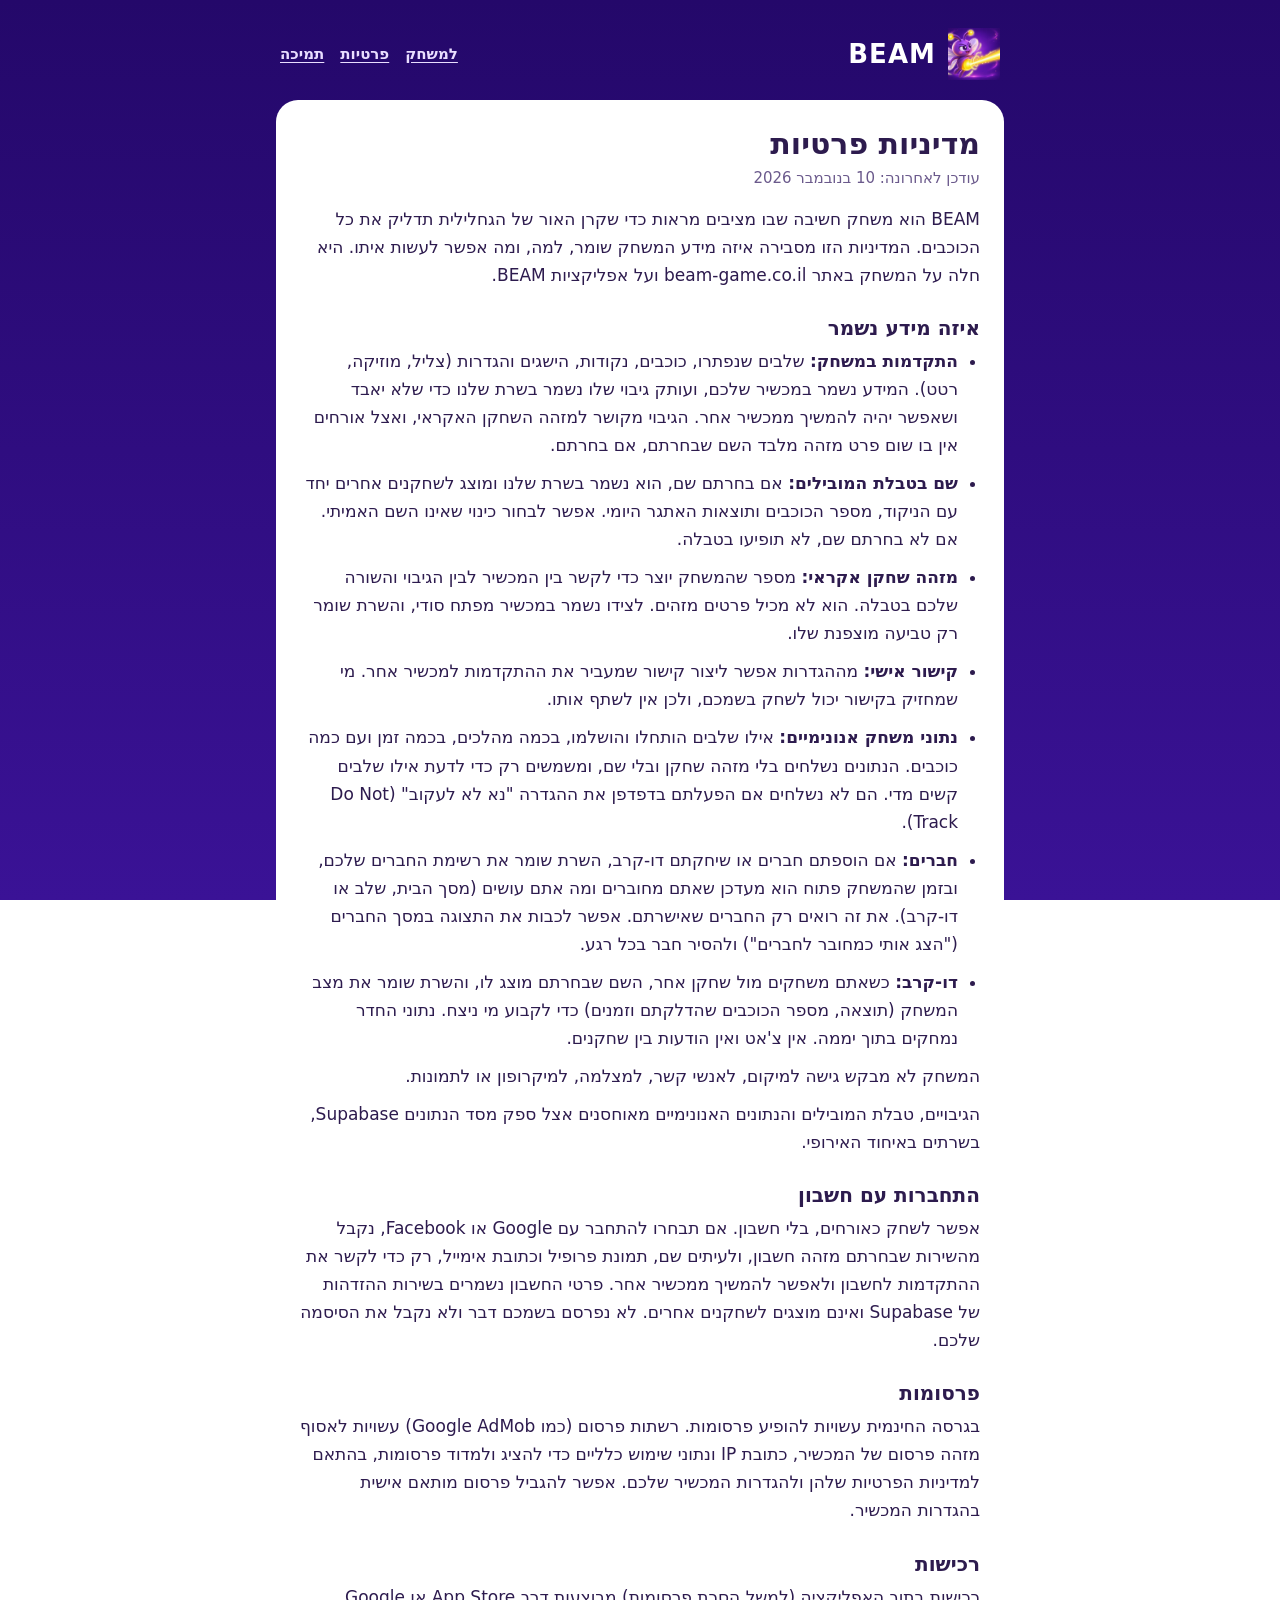
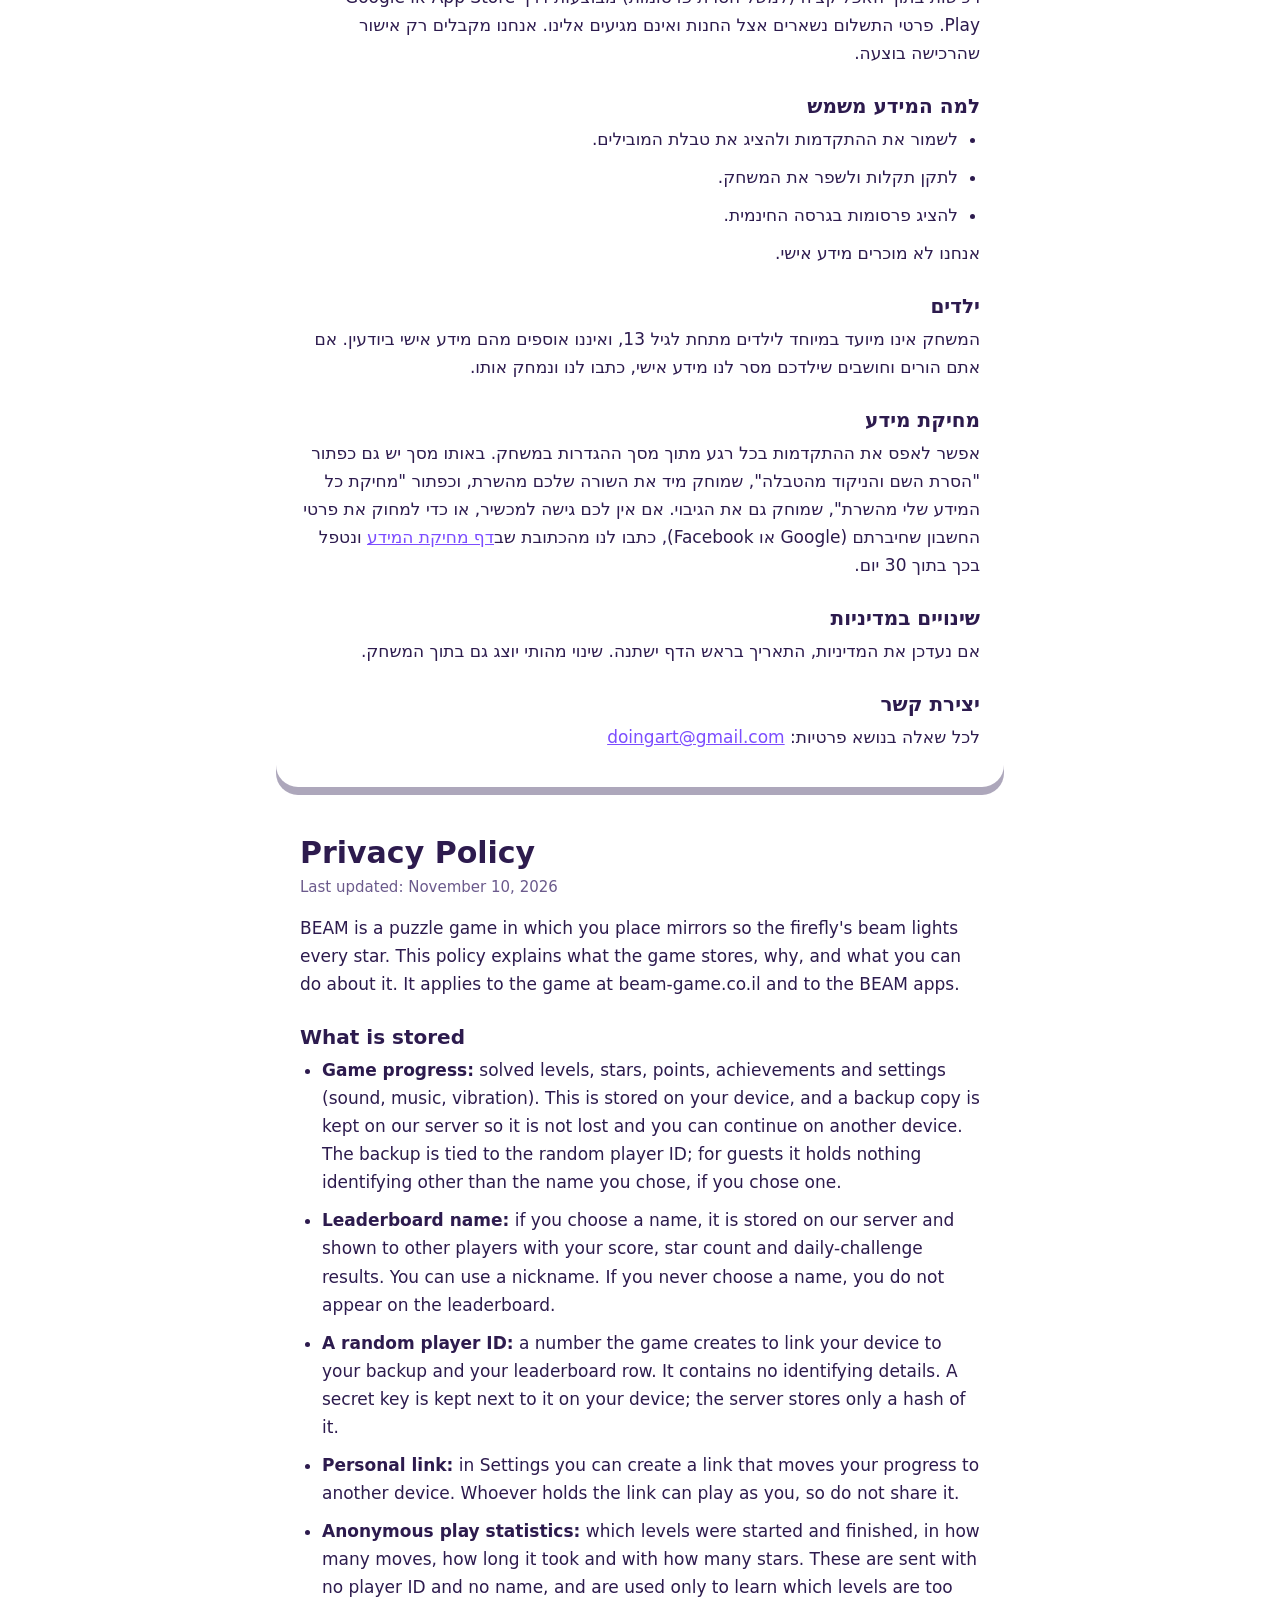
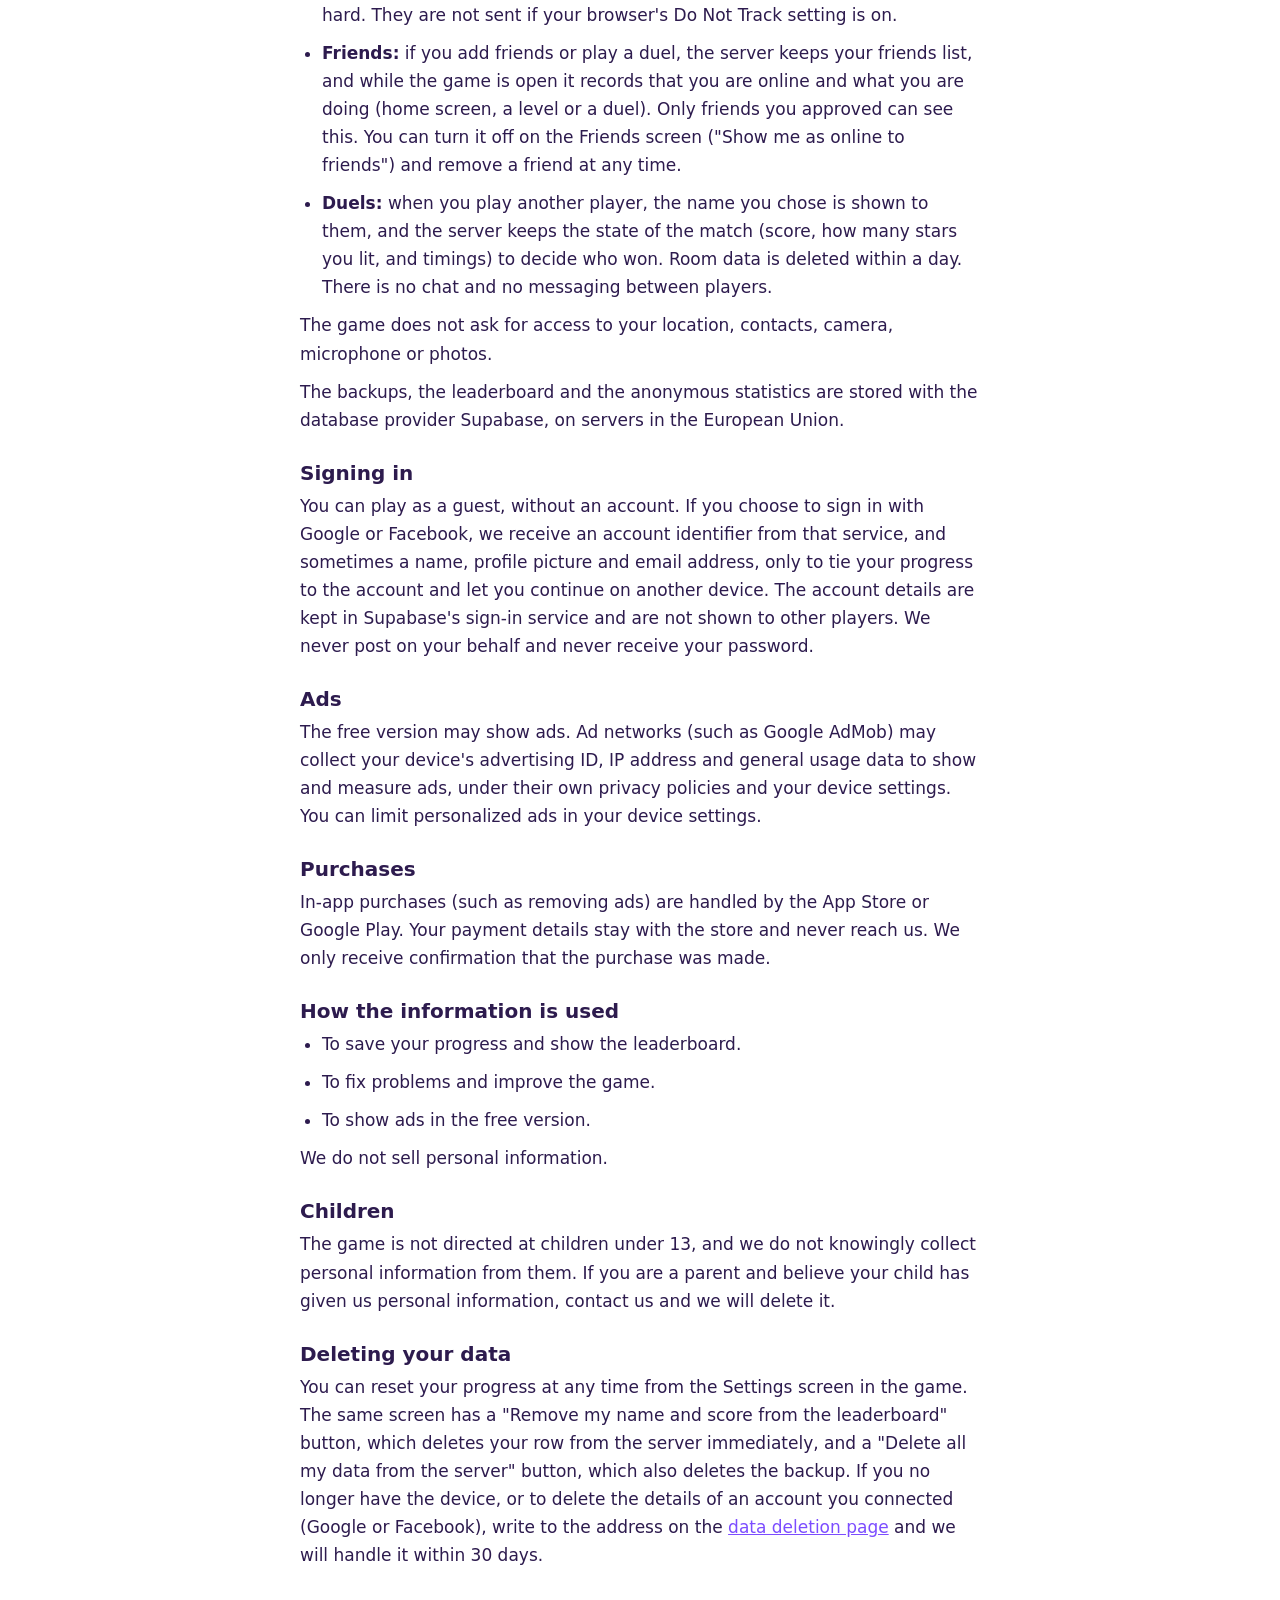
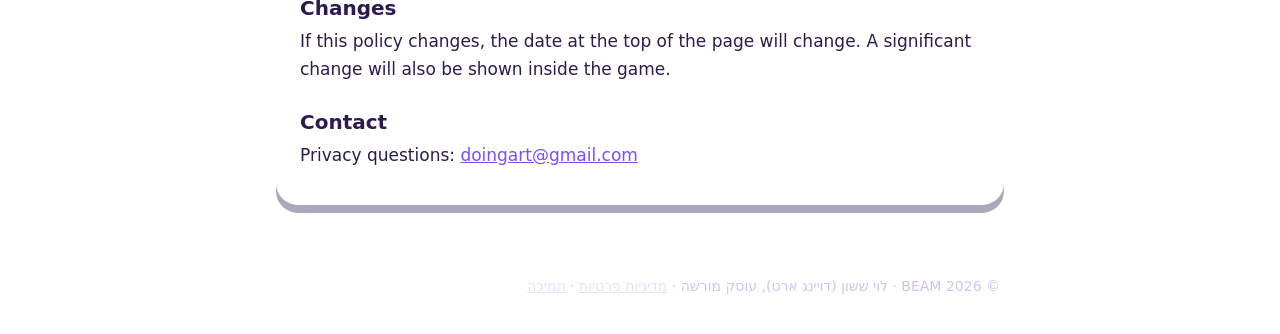
<file: privacy/index.html>
<!doctype html>
<html lang="he" dir="rtl">
<head>
<meta charset="utf-8">
<meta name="viewport" content="width=device-width,initial-scale=1">
<title>מדיניות פרטיות · BEAM</title>
<meta name="description" content="מדיניות הפרטיות של משחק החשיבה BEAM">
<link rel="icon" type="image/webp" href="../icon.webp">
<link rel="canonical" href="https://beam-game.co.il/privacy/">
<style>
:root{--bg:#24086A;--bg2:#3A1296;--card:#FFFFFF;--ink:#2D1B4E;--muted:#6B5A8C;--accent:#7C4DFF;--gold:#FFD65A;--rule:#E4DAFA}
*{box-sizing:border-box}
html{-webkit-text-size-adjust:100%}
body{margin:0;background:linear-gradient(180deg,var(--bg),var(--bg2)) fixed;color:var(--ink);font:17px/1.65 system-ui,-apple-system,"Segoe UI",Arial,sans-serif}
header{max-width:760px;margin:0 auto;padding:28px 20px 8px;display:flex;align-items:center;gap:12px}
header img{width:52px;height:52px}
header a{color:#fff;text-decoration:none;font-weight:800;font-size:26px;letter-spacing:.04em}
header nav{margin-inline-start:auto;display:flex;gap:16px;flex-wrap:wrap}
header nav a{font-size:15px;font-weight:600;letter-spacing:0;color:#E9DEFF;text-decoration:underline;text-underline-offset:3px}
main{max-width:760px;margin:0 auto;padding:12px 16px 48px}
article{background:var(--card);border-radius:22px;padding:26px 24px;box-shadow:0 8px 0 rgba(20,5,60,.35);margin-bottom:22px}
h1{font-size:30px;line-height:1.2;margin:0 0 4px}
h2{font-size:20px;line-height:1.3;margin:26px 0 6px}
p,li{margin:0 0 10px}
ul{padding-inline-start:22px;margin:0 0 10px}
.meta{color:var(--muted);font-size:15px;margin-bottom:14px}
a{color:var(--accent)}
.note{background:#F5F0FF;border:1px solid var(--rule);border-radius:14px;padding:12px 14px}
.btn{display:inline-block;background:var(--accent);color:#fff;text-decoration:none;font-weight:700;border-radius:14px;padding:12px 20px;margin-top:6px}
footer{max-width:760px;margin:0 auto;padding:0 20px 36px;color:#CFC2F2;font-size:14px}
footer a{color:#E9DEFF}
[lang=en]{direction:ltr;text-align:left}
</style>
</head>
<body>
<header>
  <img src="../icon.webp" alt="" width="52" height="52">
  <a href="../">BEAM</a>
  <nav><a href="../">למשחק</a><a href="../privacy/">פרטיות</a><a href="../support/">תמיכה</a></nav>
</header>
<main>
<article>
<h1>מדיניות פרטיות</h1>
<p class="meta">עודכן לאחרונה: 10 בנובמבר 2026</p>
<p>BEAM הוא משחק חשיבה שבו מציבים מראות כדי שקרן האור של הגחלילית תדליק את כל הכוכבים. המדיניות הזו מסבירה איזה מידע המשחק שומר, למה, ומה אפשר לעשות איתו. היא חלה על המשחק באתר beam-game.co.il ועל אפליקציות BEAM.</p>

<h2>איזה מידע נשמר</h2>
<ul>
<li><strong>התקדמות במשחק:</strong> שלבים שנפתרו, כוכבים, נקודות, הישגים והגדרות (צליל, מוזיקה, רטט). המידע נשמר במכשיר שלכם, ועותק גיבוי שלו נשמר בשרת שלנו כדי שלא יאבד ושאפשר יהיה להמשיך ממכשיר אחר. הגיבוי מקושר למזהה השחקן האקראי, ואצל אורחים אין בו שום פרט מזהה מלבד השם שבחרתם, אם בחרתם.</li>
<li><strong>שם בטבלת המובילים:</strong> אם בחרתם שם, הוא נשמר בשרת שלנו ומוצג לשחקנים אחרים יחד עם הניקוד, מספר הכוכבים ותוצאות האתגר היומי. אפשר לבחור כינוי שאינו השם האמיתי. אם לא בחרתם שם, לא תופיעו בטבלה.</li>
<li><strong>מזהה שחקן אקראי:</strong> מספר שהמשחק יוצר כדי לקשר בין המכשיר לבין הגיבוי והשורה שלכם בטבלה. הוא לא מכיל פרטים מזהים. לצידו נשמר במכשיר מפתח סודי, והשרת שומר רק טביעה מוצפנת שלו.</li>
<li><strong>קישור אישי:</strong> מההגדרות אפשר ליצור קישור שמעביר את ההתקדמות למכשיר אחר. מי שמחזיק בקישור יכול לשחק בשמכם, ולכן אין לשתף אותו.</li>
<li><strong>נתוני משחק אנונימיים:</strong> אילו שלבים הותחלו והושלמו, בכמה מהלכים, בכמה זמן ועם כמה כוכבים. הנתונים נשלחים בלי מזהה שחקן ובלי שם, ומשמשים רק כדי לדעת אילו שלבים קשים מדי. הם לא נשלחים אם הפעלתם בדפדפן את ההגדרה "נא לא לעקוב" (Do Not Track).</li>
<li><strong>חברים:</strong> אם הוספתם חברים או שיחקתם דו-קרב, השרת שומר את רשימת החברים שלכם, ובזמן שהמשחק פתוח הוא מעדכן שאתם מחוברים ומה אתם עושים (מסך הבית, שלב או דו-קרב). את זה רואים רק החברים שאישרתם. אפשר לכבות את התצוגה במסך החברים ("הצג אותי כמחובר לחברים") ולהסיר חבר בכל רגע.</li>
<li><strong>דו-קרב:</strong> כשאתם משחקים מול שחקן אחר, השם שבחרתם מוצג לו, והשרת שומר את מצב המשחק (תוצאה, מספר הכוכבים שהדלקתם וזמנים) כדי לקבוע מי ניצח. נתוני החדר נמחקים בתוך יממה. אין צ'אט ואין הודעות בין שחקנים.</li>
</ul>
<p>המשחק לא מבקש גישה למיקום, לאנשי קשר, למצלמה, למיקרופון או לתמונות.</p>
<p>הגיבויים, טבלת המובילים והנתונים האנונימיים מאוחסנים אצל ספק מסד הנתונים Supabase, בשרתים באיחוד האירופי.</p>

<h2>התחברות עם חשבון</h2>
<p>אפשר לשחק כאורחים, בלי חשבון. אם תבחרו להתחבר עם Google או Facebook, נקבל מהשירות שבחרתם מזהה חשבון, ולעיתים שם, תמונת פרופיל וכתובת אימייל, רק כדי לקשר את ההתקדמות לחשבון ולאפשר להמשיך ממכשיר אחר. פרטי החשבון נשמרים בשירות ההזדהות של Supabase ואינם מוצגים לשחקנים אחרים. לא נפרסם בשמכם דבר ולא נקבל את הסיסמה שלכם.</p>

<h2>פרסומות</h2>
<p>בגרסה החינמית עשויות להופיע פרסומות. רשתות פרסום (כמו Google AdMob) עשויות לאסוף מזהה פרסום של המכשיר, כתובת IP ונתוני שימוש כלליים כדי להציג ולמדוד פרסומות, בהתאם למדיניות הפרטיות שלהן ולהגדרות המכשיר שלכם. אפשר להגביל פרסום מותאם אישית בהגדרות המכשיר.</p>

<h2>רכישות</h2>
<p>רכישות בתוך האפליקציה (למשל הסרת פרסומות) מבוצעות דרך App Store או Google Play. פרטי התשלום נשארים אצל החנות ואינם מגיעים אלינו. אנחנו מקבלים רק אישור שהרכישה בוצעה.</p>

<h2>למה המידע משמש</h2>
<ul>
<li>לשמור את ההתקדמות ולהציג את טבלת המובילים.</li>
<li>לתקן תקלות ולשפר את המשחק.</li>
<li>להציג פרסומות בגרסה החינמית.</li>
</ul>
<p>אנחנו לא מוכרים מידע אישי.</p>

<h2>ילדים</h2>
<p>המשחק אינו מיועד במיוחד לילדים מתחת לגיל 13, ואיננו אוספים מהם מידע אישי ביודעין. אם אתם הורים וחושבים שילדכם מסר לנו מידע אישי, כתבו לנו ונמחק אותו.</p>

<h2>מחיקת מידע</h2>
<p>אפשר לאפס את ההתקדמות בכל רגע מתוך מסך ההגדרות במשחק. באותו מסך יש גם כפתור "הסרת השם והניקוד מהטבלה", שמוחק מיד את השורה שלכם מהשרת, וכפתור "מחיקת כל המידע שלי מהשרת", שמוחק גם את הגיבוי. אם אין לכם גישה למכשיר, או כדי למחוק את פרטי החשבון שחיברתם (Google או Facebook), כתבו לנו מהכתובת שב<a href="delete/">דף מחיקת המידע</a> ונטפל בכך בתוך 30 יום.</p>

<h2>שינויים במדיניות</h2>
<p>אם נעדכן את המדיניות, התאריך בראש הדף ישתנה. שינוי מהותי יוצג גם בתוך המשחק.</p>

<h2>יצירת קשר</h2>
<p>לכל שאלה בנושא פרטיות: <a href="mailto:doingart@gmail.com">doingart@gmail.com</a></p>
</article>

<article lang="en">
<h1>Privacy Policy</h1>
<p class="meta">Last updated: November 10, 2026</p>
<p>BEAM is a puzzle game in which you place mirrors so the firefly's beam lights every star. This policy explains what the game stores, why, and what you can do about it. It applies to the game at beam-game.co.il and to the BEAM apps.</p>

<h2>What is stored</h2>
<ul>
<li><strong>Game progress:</strong> solved levels, stars, points, achievements and settings (sound, music, vibration). This is stored on your device, and a backup copy is kept on our server so it is not lost and you can continue on another device. The backup is tied to the random player ID; for guests it holds nothing identifying other than the name you chose, if you chose one.</li>
<li><strong>Leaderboard name:</strong> if you choose a name, it is stored on our server and shown to other players with your score, star count and daily-challenge results. You can use a nickname. If you never choose a name, you do not appear on the leaderboard.</li>
<li><strong>A random player ID:</strong> a number the game creates to link your device to your backup and your leaderboard row. It contains no identifying details. A secret key is kept next to it on your device; the server stores only a hash of it.</li>
<li><strong>Personal link:</strong> in Settings you can create a link that moves your progress to another device. Whoever holds the link can play as you, so do not share it.</li>
<li><strong>Anonymous play statistics:</strong> which levels were started and finished, in how many moves, how long it took and with how many stars. These are sent with no player ID and no name, and are used only to learn which levels are too hard. They are not sent if your browser's Do Not Track setting is on.</li>
<li><strong>Friends:</strong> if you add friends or play a duel, the server keeps your friends list, and while the game is open it records that you are online and what you are doing (home screen, a level or a duel). Only friends you approved can see this. You can turn it off on the Friends screen ("Show me as online to friends") and remove a friend at any time.</li>
<li><strong>Duels:</strong> when you play another player, the name you chose is shown to them, and the server keeps the state of the match (score, how many stars you lit, and timings) to decide who won. Room data is deleted within a day. There is no chat and no messaging between players.</li>
</ul>
<p>The game does not ask for access to your location, contacts, camera, microphone or photos.</p>
<p>The backups, the leaderboard and the anonymous statistics are stored with the database provider Supabase, on servers in the European Union.</p>

<h2>Signing in</h2>
<p>You can play as a guest, without an account. If you choose to sign in with Google or Facebook, we receive an account identifier from that service, and sometimes a name, profile picture and email address, only to tie your progress to the account and let you continue on another device. The account details are kept in Supabase's sign-in service and are not shown to other players. We never post on your behalf and never receive your password.</p>

<h2>Ads</h2>
<p>The free version may show ads. Ad networks (such as Google AdMob) may collect your device's advertising ID, IP address and general usage data to show and measure ads, under their own privacy policies and your device settings. You can limit personalized ads in your device settings.</p>

<h2>Purchases</h2>
<p>In-app purchases (such as removing ads) are handled by the App Store or Google Play. Your payment details stay with the store and never reach us. We only receive confirmation that the purchase was made.</p>

<h2>How the information is used</h2>
<ul>
<li>To save your progress and show the leaderboard.</li>
<li>To fix problems and improve the game.</li>
<li>To show ads in the free version.</li>
</ul>
<p>We do not sell personal information.</p>

<h2>Children</h2>
<p>The game is not directed at children under 13, and we do not knowingly collect personal information from them. If you are a parent and believe your child has given us personal information, contact us and we will delete it.</p>

<h2>Deleting your data</h2>
<p>You can reset your progress at any time from the Settings screen in the game. The same screen has a "Remove my name and score from the leaderboard" button, which deletes your row from the server immediately, and a "Delete all my data from the server" button, which also deletes the backup. If you no longer have the device, or to delete the details of an account you connected (Google or Facebook), write to the address on the <a href="delete/">data deletion page</a> and we will handle it within 30 days.</p>

<h2>Changes</h2>
<p>If this policy changes, the date at the top of the page will change. A significant change will also be shown inside the game.</p>

<h2>Contact</h2>
<p>Privacy questions: <a href="mailto:doingart@gmail.com">doingart@gmail.com</a></p>
</article>
</main>
<footer>© 2026 BEAM · לוי ששון (דויינג ארט), עוסק מורשה · <a href="../privacy/">מדיניות פרטיות</a> · <a href="../support/">תמיכה</a></footer>
</body>
</html>
</file>
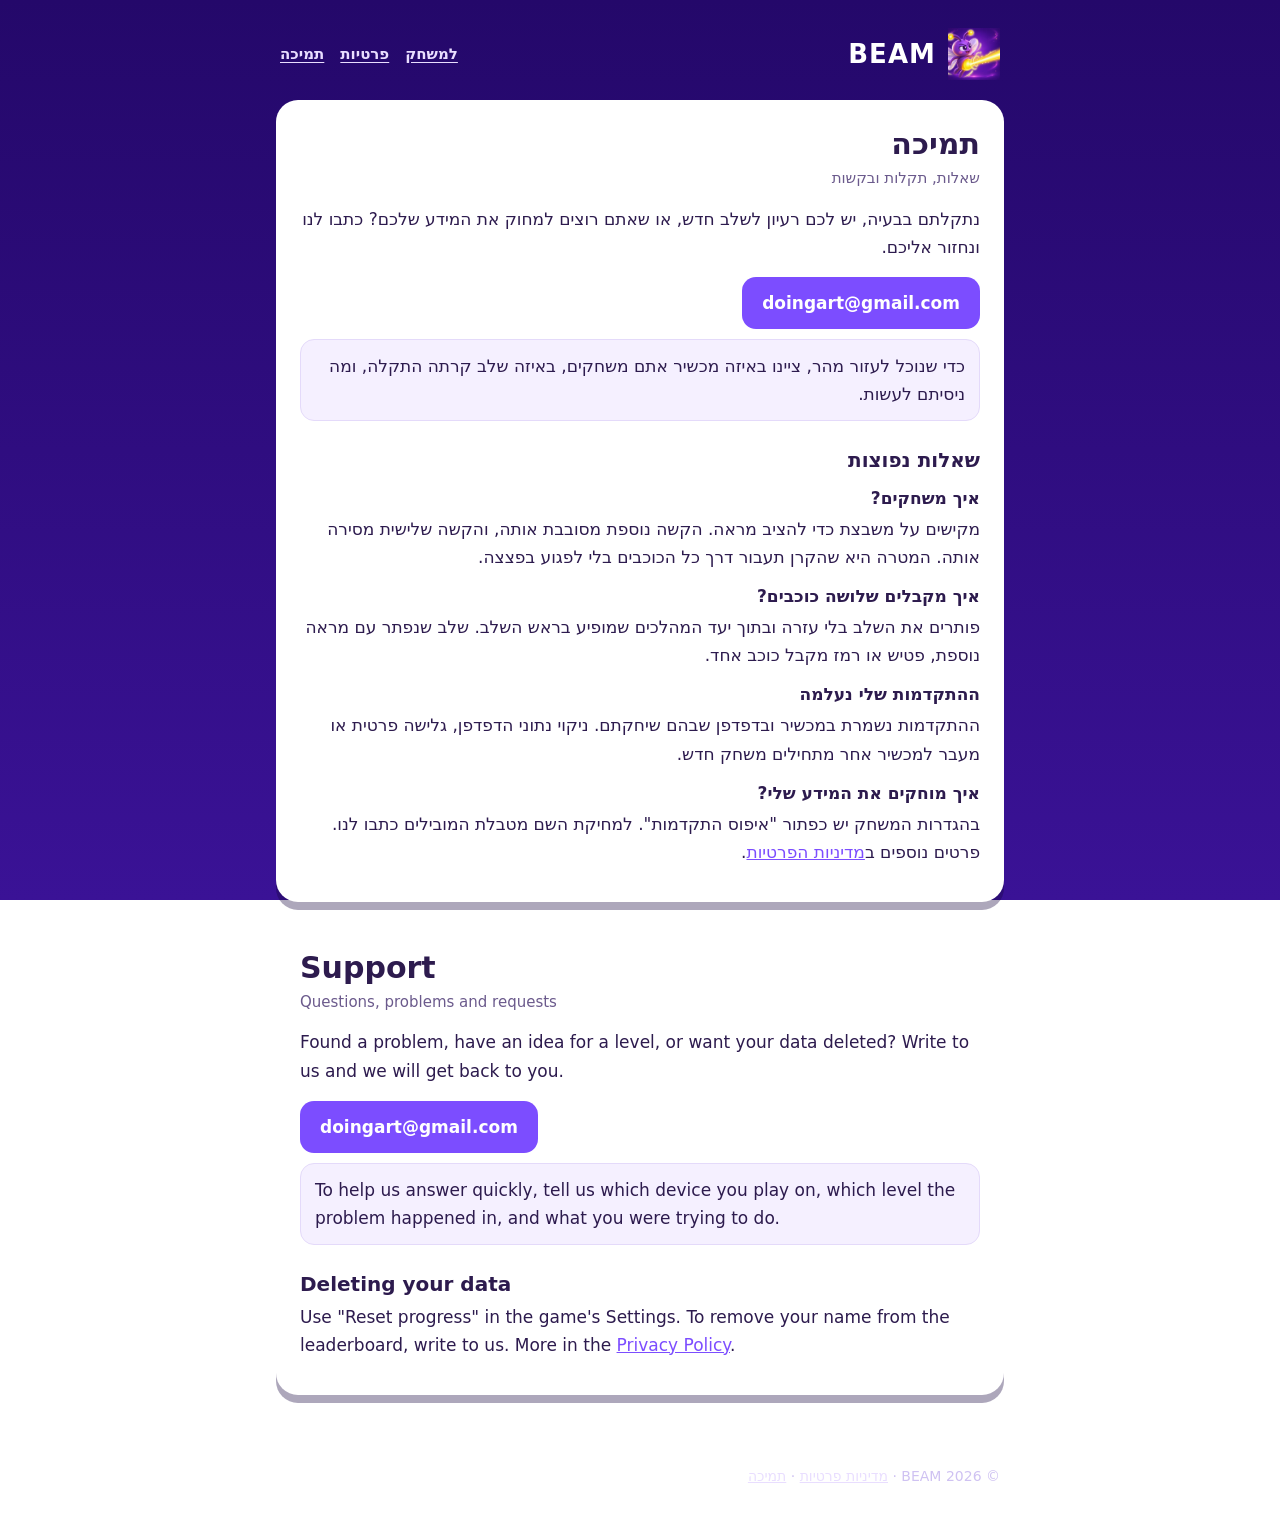
<file: support/index.html>
<!doctype html>
<html lang="he" dir="rtl">
<head>
<meta charset="utf-8">
<meta name="viewport" content="width=device-width,initial-scale=1">
<title>תמיכה · BEAM</title>
<meta name="description" content="תמיכה ויצירת קשר למשחק החשיבה BEAM">
<link rel="icon" type="image/webp" href="../icon.webp">
<link rel="canonical" href="https://beam-game.co.il/support/">
<style>
:root{--bg:#24086A;--bg2:#3A1296;--card:#FFFFFF;--ink:#2D1B4E;--muted:#6B5A8C;--accent:#7C4DFF;--gold:#FFD65A;--rule:#E4DAFA}
*{box-sizing:border-box}
html{-webkit-text-size-adjust:100%}
body{margin:0;background:linear-gradient(180deg,var(--bg),var(--bg2)) fixed;color:var(--ink);font:17px/1.65 system-ui,-apple-system,"Segoe UI",Arial,sans-serif}
header{max-width:760px;margin:0 auto;padding:28px 20px 8px;display:flex;align-items:center;gap:12px}
header img{width:52px;height:52px}
header a{color:#fff;text-decoration:none;font-weight:800;font-size:26px;letter-spacing:.04em}
header nav{margin-inline-start:auto;display:flex;gap:16px;flex-wrap:wrap}
header nav a{font-size:15px;font-weight:600;letter-spacing:0;color:#E9DEFF;text-decoration:underline;text-underline-offset:3px}
main{max-width:760px;margin:0 auto;padding:12px 16px 48px}
article{background:var(--card);border-radius:22px;padding:26px 24px;box-shadow:0 8px 0 rgba(20,5,60,.35);margin-bottom:22px}
h1{font-size:30px;line-height:1.2;margin:0 0 4px}
h2{font-size:20px;line-height:1.3;margin:26px 0 6px}
p,li{margin:0 0 10px}
ul{padding-inline-start:22px;margin:0 0 10px}
.meta{color:var(--muted);font-size:15px;margin-bottom:14px}
a{color:var(--accent)}
.note{background:#F5F0FF;border:1px solid var(--rule);border-radius:14px;padding:12px 14px}
.btn{display:inline-block;background:var(--accent);color:#fff;text-decoration:none;font-weight:700;border-radius:14px;padding:12px 20px;margin-top:6px}
footer{max-width:760px;margin:0 auto;padding:0 20px 36px;color:#CFC2F2;font-size:14px}
footer a{color:#E9DEFF}
[lang=en]{direction:ltr;text-align:left}
</style>
</head>
<body>
<header>
  <img src="../icon.webp" alt="" width="52" height="52">
  <a href="../">BEAM</a>
  <nav><a href="../">למשחק</a><a href="../privacy/">פרטיות</a><a href="../support/">תמיכה</a></nav>
</header>
<main>
<article>
<h1>תמיכה</h1>
<p class="meta">שאלות, תקלות ובקשות</p>
<p>נתקלתם בבעיה, יש לכם רעיון לשלב חדש, או שאתם רוצים למחוק את המידע שלכם? כתבו לנו ונחזור אליכם.</p>
<p><a class="btn" href="mailto:doingart@gmail.com?subject=BEAM">doingart@gmail.com</a></p>
<p class="note">כדי שנוכל לעזור מהר, ציינו באיזה מכשיר אתם משחקים, באיזה שלב קרתה התקלה, ומה ניסיתם לעשות.</p>

<h2>שאלות נפוצות</h2>
<h2 style="font-size:17px;margin-top:14px">איך משחקים?</h2>
<p>מקישים על משבצת כדי להציב מראה. הקשה נוספת מסובבת אותה, והקשה שלישית מסירה אותה. המטרה היא שהקרן תעבור דרך כל הכוכבים בלי לפגוע בפצצה.</p>
<h2 style="font-size:17px;margin-top:14px">איך מקבלים שלושה כוכבים?</h2>
<p>פותרים את השלב בלי עזרה ובתוך יעד המהלכים שמופיע בראש השלב. שלב שנפתר עם מראה נוספת, פטיש או רמז מקבל כוכב אחד.</p>
<h2 style="font-size:17px;margin-top:14px">ההתקדמות שלי נעלמה</h2>
<p>ההתקדמות נשמרת במכשיר ובדפדפן שבהם שיחקתם. ניקוי נתוני הדפדפן, גלישה פרטית או מעבר למכשיר אחר מתחילים משחק חדש.</p>
<h2 style="font-size:17px;margin-top:14px">איך מוחקים את המידע שלי?</h2>
<p>בהגדרות המשחק יש כפתור "איפוס התקדמות". למחיקת השם מטבלת המובילים כתבו לנו. פרטים נוספים ב<a href="../privacy/">מדיניות הפרטיות</a>.</p>
</article>

<article lang="en">
<h1>Support</h1>
<p class="meta">Questions, problems and requests</p>
<p>Found a problem, have an idea for a level, or want your data deleted? Write to us and we will get back to you.</p>
<p><a class="btn" href="mailto:doingart@gmail.com?subject=BEAM">doingart@gmail.com</a></p>
<p class="note">To help us answer quickly, tell us which device you play on, which level the problem happened in, and what you were trying to do.</p>
<h2>Deleting your data</h2>
<p>Use "Reset progress" in the game's Settings. To remove your name from the leaderboard, write to us. More in the <a href="../privacy/">Privacy Policy</a>.</p>
</article>
</main>
<footer>© 2026 BEAM · <a href="../privacy/">מדיניות פרטיות</a> · <a href="../support/">תמיכה</a></footer>
</body>
</html>
</file>
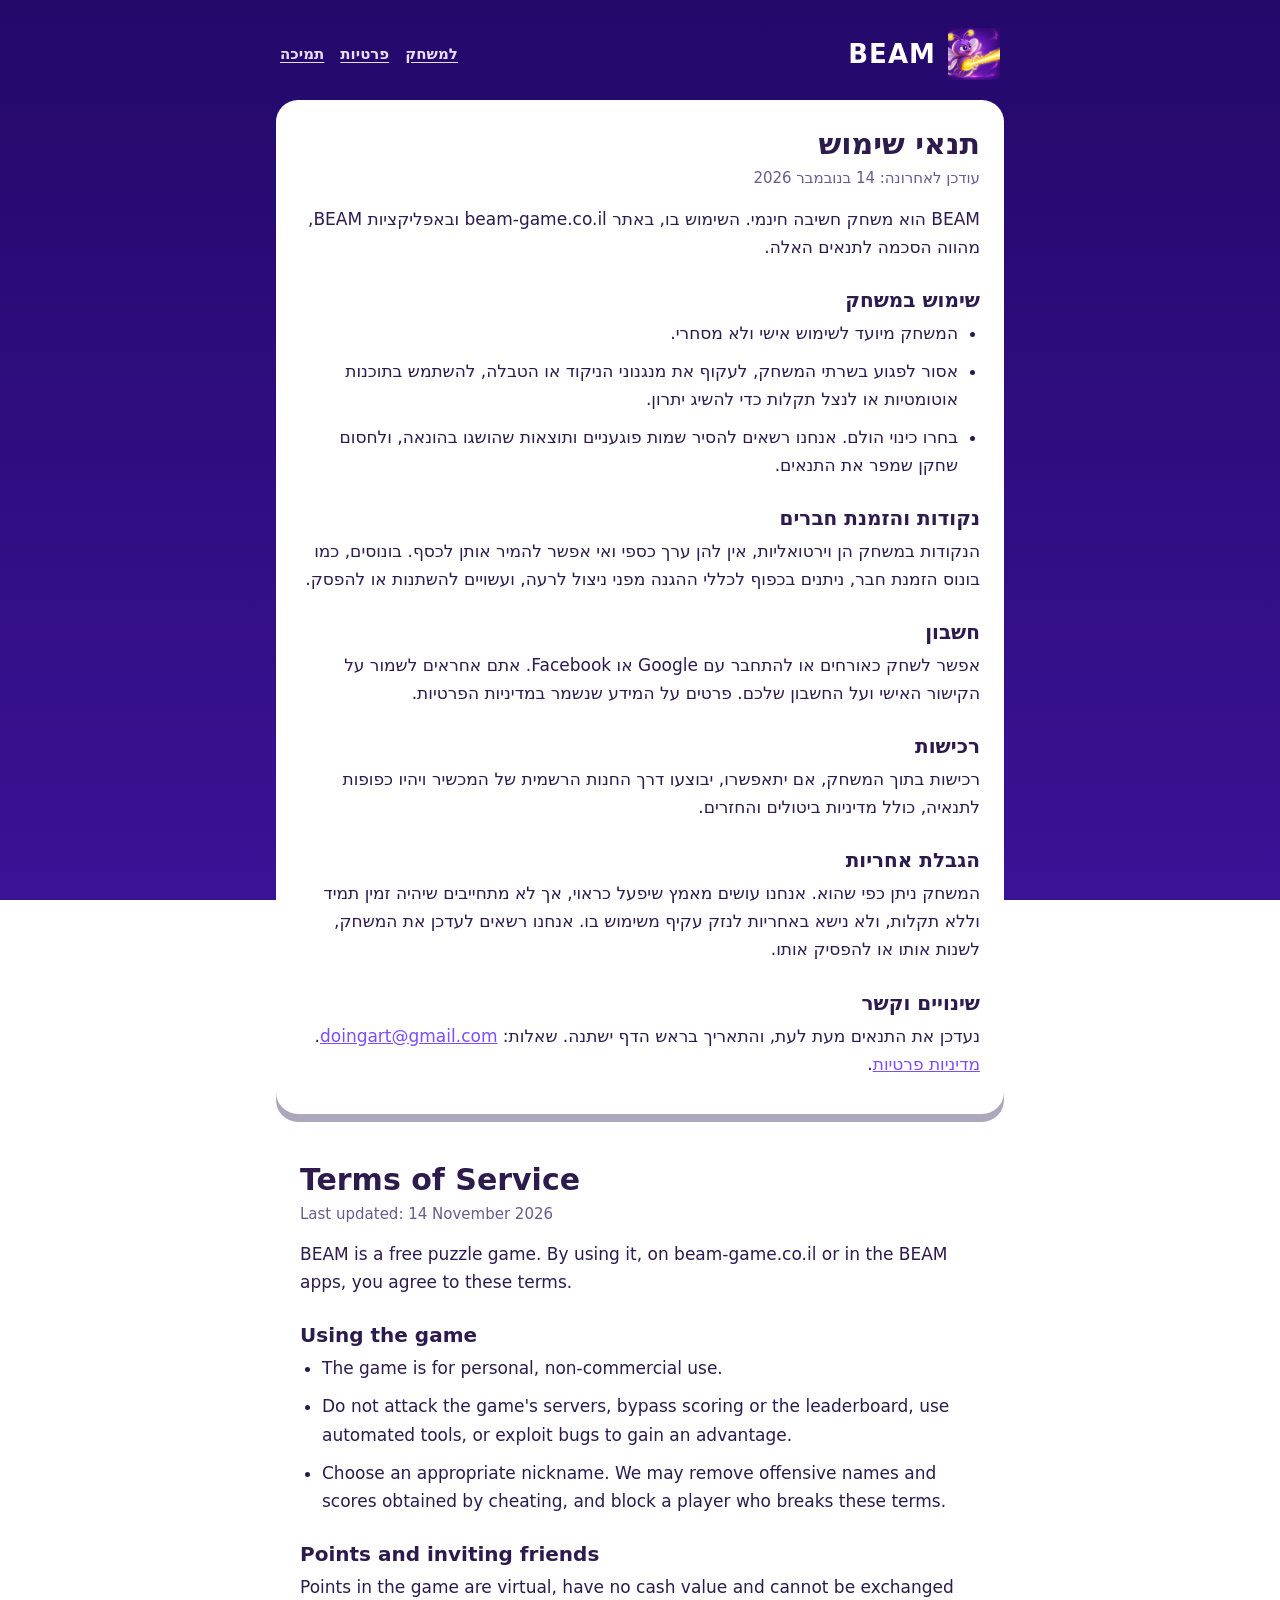
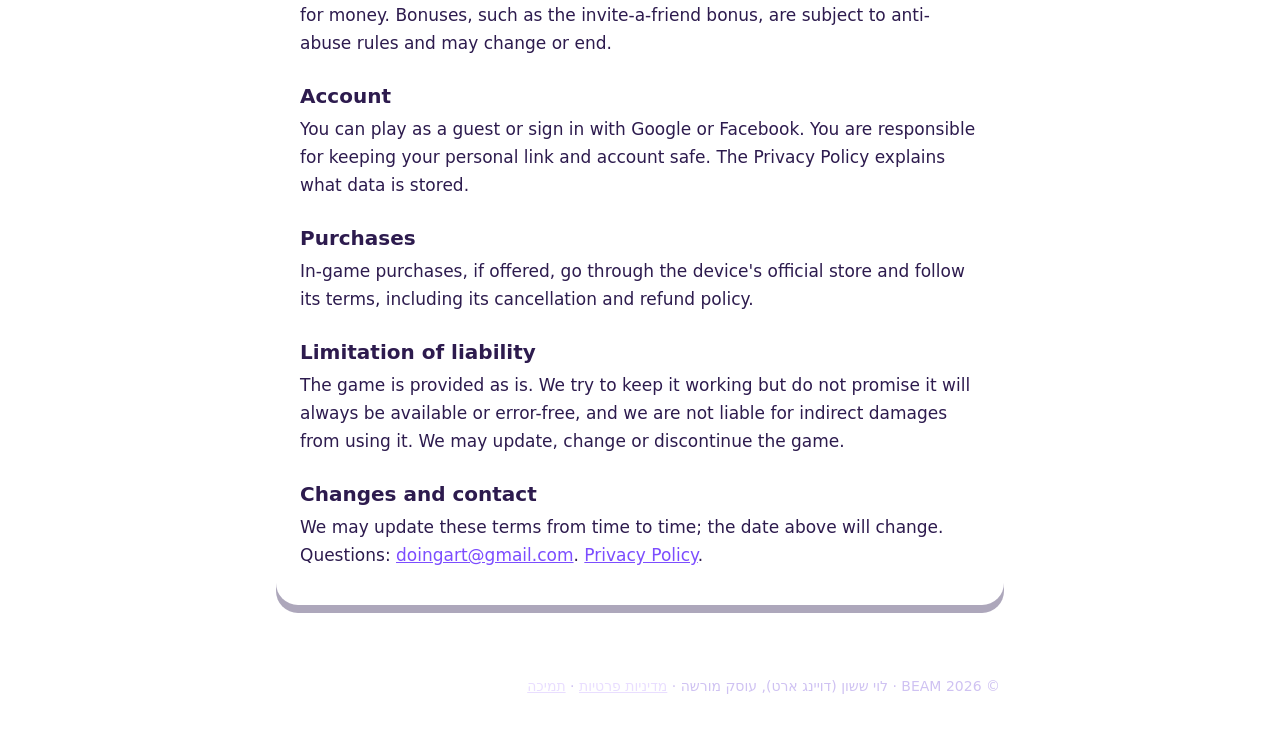
<file: terms/index.html>
<!doctype html>
<html lang="he" dir="rtl">
<head>
<meta charset="utf-8">
<meta name="viewport" content="width=device-width,initial-scale=1">
<title>תנאי שימוש · BEAM</title>
<meta name="description" content="תנאי השימוש במשחק BEAM">
<link rel="icon" type="image/webp" href="../icon.webp">
<link rel="canonical" href="https://beam-game.co.il/support/">
<style>
:root{--bg:#24086A;--bg2:#3A1296;--card:#FFFFFF;--ink:#2D1B4E;--muted:#6B5A8C;--accent:#7C4DFF;--gold:#FFD65A;--rule:#E4DAFA}
*{box-sizing:border-box}
html{-webkit-text-size-adjust:100%}
body{margin:0;background:linear-gradient(180deg,var(--bg),var(--bg2)) fixed;color:var(--ink);font:17px/1.65 system-ui,-apple-system,"Segoe UI",Arial,sans-serif}
header{max-width:760px;margin:0 auto;padding:28px 20px 8px;display:flex;align-items:center;gap:12px}
header img{width:52px;height:52px}
header a{color:#fff;text-decoration:none;font-weight:800;font-size:26px;letter-spacing:.04em}
header nav{margin-inline-start:auto;display:flex;gap:16px;flex-wrap:wrap}
header nav a{font-size:15px;font-weight:600;letter-spacing:0;color:#E9DEFF;text-decoration:underline;text-underline-offset:3px}
main{max-width:760px;margin:0 auto;padding:12px 16px 48px}
article{background:var(--card);border-radius:22px;padding:26px 24px;box-shadow:0 8px 0 rgba(20,5,60,.35);margin-bottom:22px}
h1{font-size:30px;line-height:1.2;margin:0 0 4px}
h2{font-size:20px;line-height:1.3;margin:26px 0 6px}
p,li{margin:0 0 10px}
ul{padding-inline-start:22px;margin:0 0 10px}
.meta{color:var(--muted);font-size:15px;margin-bottom:14px}
a{color:var(--accent)}
.note{background:#F5F0FF;border:1px solid var(--rule);border-radius:14px;padding:12px 14px}
.btn{display:inline-block;background:var(--accent);color:#fff;text-decoration:none;font-weight:700;border-radius:14px;padding:12px 20px;margin-top:6px}
footer{max-width:760px;margin:0 auto;padding:0 20px 36px;color:#CFC2F2;font-size:14px}
footer a{color:#E9DEFF}
[lang=en]{direction:ltr;text-align:left}
</style>
</head>
<body>
<header>
  <img src="../icon.webp" alt="" width="52" height="52">
  <a href="../">BEAM</a>
  <nav><a href="../">למשחק</a><a href="../privacy/">פרטיות</a><a href="../support/">תמיכה</a></nav>
</header>
<main>
<article>
<h1>תנאי שימוש</h1>
<p class="meta">עודכן לאחרונה: 14 בנובמבר 2026</p>
<p>BEAM הוא משחק חשיבה חינמי. השימוש בו, באתר beam-game.co.il ובאפליקציות BEAM, מהווה הסכמה לתנאים האלה.</p>
<h2>שימוש במשחק</h2>
<ul>
<li>המשחק מיועד לשימוש אישי ולא מסחרי.</li>
<li>אסור לפגוע בשרתי המשחק, לעקוף את מנגנוני הניקוד או הטבלה, להשתמש בתוכנות אוטומטיות או לנצל תקלות כדי להשיג יתרון.</li>
<li>בחרו כינוי הולם. אנחנו רשאים להסיר שמות פוגעניים ותוצאות שהושגו בהונאה, ולחסום שחקן שמפר את התנאים.</li>
</ul>
<h2>נקודות והזמנת חברים</h2>
<p>הנקודות במשחק הן וירטואליות, אין להן ערך כספי ואי אפשר להמיר אותן לכסף. בונוסים, כמו בונוס הזמנת חבר, ניתנים בכפוף לכללי ההגנה מפני ניצול לרעה, ועשויים להשתנות או להפסק.</p>
<h2>חשבון</h2>
<p>אפשר לשחק כאורחים או להתחבר עם Google או Facebook. אתם אחראים לשמור על הקישור האישי ועל החשבון שלכם. פרטים על המידע שנשמר במדיניות הפרטיות.</p>
<h2>רכישות</h2>
<p>רכישות בתוך המשחק, אם יתאפשרו, יבוצעו דרך החנות הרשמית של המכשיר ויהיו כפופות לתנאיה, כולל מדיניות ביטולים והחזרים.</p>
<h2>הגבלת אחריות</h2>
<p>המשחק ניתן כפי שהוא. אנחנו עושים מאמץ שיפעל כראוי, אך לא מתחייבים שיהיה זמין תמיד וללא תקלות, ולא נישא באחריות לנזק עקיף משימוש בו. אנחנו רשאים לעדכן את המשחק, לשנות אותו או להפסיק אותו.</p>
<h2>שינויים וקשר</h2>
<p>נעדכן את התנאים מעת לעת, והתאריך בראש הדף ישתנה. שאלות: <a href="mailto:doingart@gmail.com">doingart@gmail.com</a>. <a href="../privacy/">מדיניות פרטיות</a>.</p>
</article>

<article lang="en">
<h1>Terms of Service</h1>
<p class="meta">Last updated: 14 November 2026</p>
<p>BEAM is a free puzzle game. By using it, on beam-game.co.il or in the BEAM apps, you agree to these terms.</p>
<h2>Using the game</h2>
<ul>
<li>The game is for personal, non-commercial use.</li>
<li>Do not attack the game's servers, bypass scoring or the leaderboard, use automated tools, or exploit bugs to gain an advantage.</li>
<li>Choose an appropriate nickname. We may remove offensive names and scores obtained by cheating, and block a player who breaks these terms.</li>
</ul>
<h2>Points and inviting friends</h2>
<p>Points in the game are virtual, have no cash value and cannot be exchanged for money. Bonuses, such as the invite-a-friend bonus, are subject to anti-abuse rules and may change or end.</p>
<h2>Account</h2>
<p>You can play as a guest or sign in with Google or Facebook. You are responsible for keeping your personal link and account safe. The Privacy Policy explains what data is stored.</p>
<h2>Purchases</h2>
<p>In-game purchases, if offered, go through the device's official store and follow its terms, including its cancellation and refund policy.</p>
<h2>Limitation of liability</h2>
<p>The game is provided as is. We try to keep it working but do not promise it will always be available or error-free, and we are not liable for indirect damages from using it. We may update, change or discontinue the game.</p>
<h2>Changes and contact</h2>
<p>We may update these terms from time to time; the date above will change. Questions: <a href="mailto:doingart@gmail.com">doingart@gmail.com</a>. <a href="../privacy/">Privacy Policy</a>.</p>
</article>
</main>
<footer>© 2026 BEAM · לוי ששון (דויינג ארט), עוסק מורשה · <a href="../privacy/">מדיניות פרטיות</a> · <a href="../support/">תמיכה</a></footer>
</body>
</html>
</file>
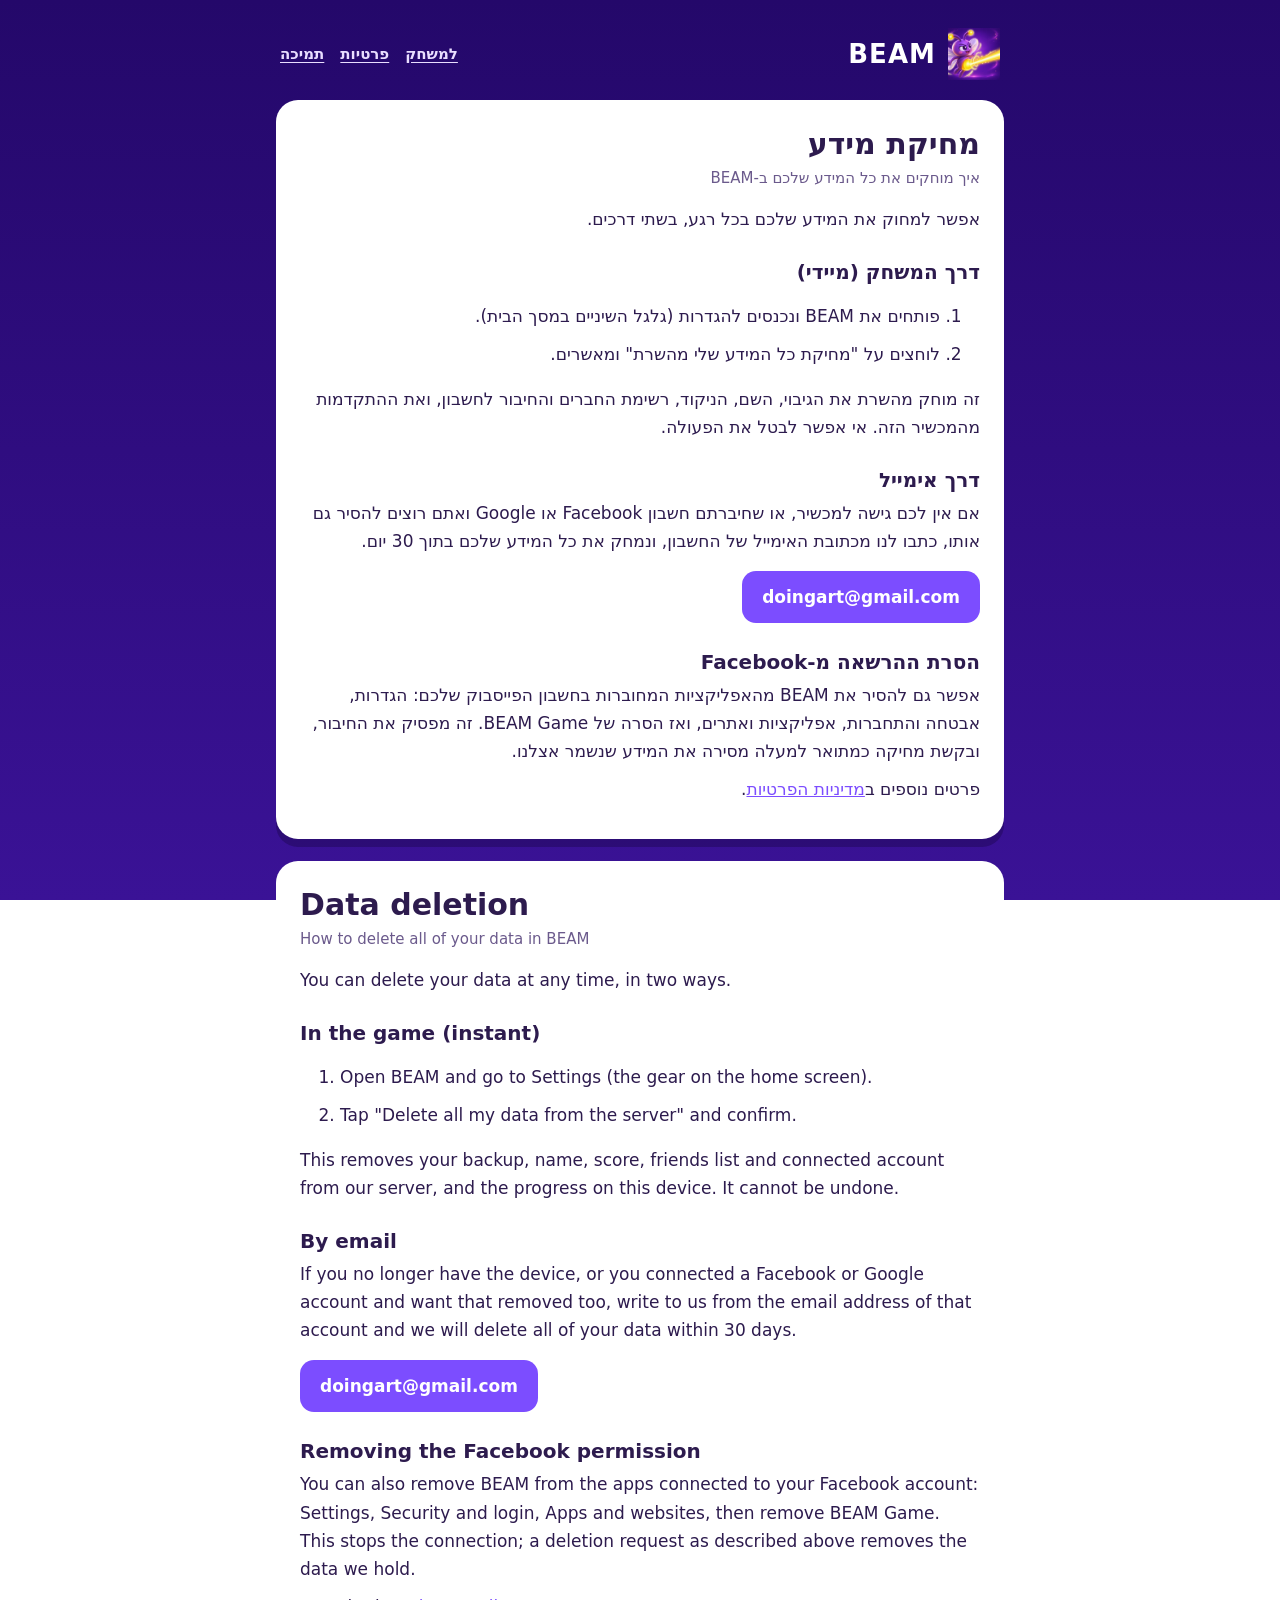
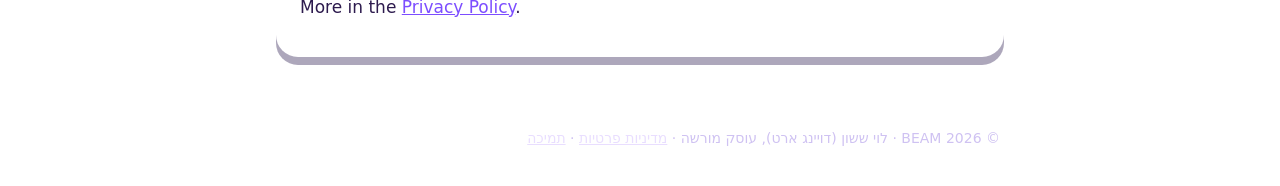
<file: privacy/delete/index.html>
<!doctype html>
<html lang="he" dir="rtl">
<head>
<meta charset="utf-8">
<meta name="viewport" content="width=device-width,initial-scale=1">
<title>מחיקת מידע · BEAM</title>
<meta name="description" content="הוראות למחיקת המידע שלכם ב-BEAM, כולל חשבון Facebook או Google">
<link rel="icon" type="image/webp" href="../../icon.webp">
<link rel="canonical" href="https://beam-game.co.il/support/">
<style>
:root{--bg:#24086A;--bg2:#3A1296;--card:#FFFFFF;--ink:#2D1B4E;--muted:#6B5A8C;--accent:#7C4DFF;--gold:#FFD65A;--rule:#E4DAFA}
*{box-sizing:border-box}
html{-webkit-text-size-adjust:100%}
body{margin:0;background:linear-gradient(180deg,var(--bg),var(--bg2)) fixed;color:var(--ink);font:17px/1.65 system-ui,-apple-system,"Segoe UI",Arial,sans-serif}
header{max-width:760px;margin:0 auto;padding:28px 20px 8px;display:flex;align-items:center;gap:12px}
header img{width:52px;height:52px}
header a{color:#fff;text-decoration:none;font-weight:800;font-size:26px;letter-spacing:.04em}
header nav{margin-inline-start:auto;display:flex;gap:16px;flex-wrap:wrap}
header nav a{font-size:15px;font-weight:600;letter-spacing:0;color:#E9DEFF;text-decoration:underline;text-underline-offset:3px}
main{max-width:760px;margin:0 auto;padding:12px 16px 48px}
article{background:var(--card);border-radius:22px;padding:26px 24px;box-shadow:0 8px 0 rgba(20,5,60,.35);margin-bottom:22px}
h1{font-size:30px;line-height:1.2;margin:0 0 4px}
h2{font-size:20px;line-height:1.3;margin:26px 0 6px}
p,li{margin:0 0 10px}
ul{padding-inline-start:22px;margin:0 0 10px}
.meta{color:var(--muted);font-size:15px;margin-bottom:14px}
a{color:var(--accent)}
.note{background:#F5F0FF;border:1px solid var(--rule);border-radius:14px;padding:12px 14px}
.btn{display:inline-block;background:var(--accent);color:#fff;text-decoration:none;font-weight:700;border-radius:14px;padding:12px 20px;margin-top:6px}
footer{max-width:760px;margin:0 auto;padding:0 20px 36px;color:#CFC2F2;font-size:14px}
footer a{color:#E9DEFF}
[lang=en]{direction:ltr;text-align:left}
</style>
</head>
<body>
<header>
  <img src="../../icon.webp" alt="" width="52" height="52">
  <a href="../../">BEAM</a>
  <nav><a href="../../">למשחק</a><a href="../../privacy/">פרטיות</a><a href="../../support/">תמיכה</a></nav>
</header>
<main>
<article>
<h1>מחיקת מידע</h1>
<p class="meta">איך מוחקים את כל המידע שלכם ב-BEAM</p>
<p>אפשר למחוק את המידע שלכם בכל רגע, בשתי דרכים.</p>
<h2>דרך המשחק (מיידי)</h2>
<ol>
<li>פותחים את BEAM ונכנסים להגדרות (גלגל השיניים במסך הבית).</li>
<li>לוחצים על "מחיקת כל המידע שלי מהשרת" ומאשרים.</li>
</ol>
<p>זה מוחק מהשרת את הגיבוי, השם, הניקוד, רשימת החברים והחיבור לחשבון, ואת ההתקדמות מהמכשיר הזה. אי אפשר לבטל את הפעולה.</p>
<h2>דרך אימייל</h2>
<p>אם אין לכם גישה למכשיר, או שחיברתם חשבון Facebook או Google ואתם רוצים להסיר גם אותו, כתבו לנו מכתובת האימייל של החשבון, ונמחק את כל המידע שלכם בתוך 30 יום.</p>
<p><a class="btn" href="mailto:doingart@gmail.com?subject=BEAM%20data%20deletion">doingart@gmail.com</a></p>
<h2>הסרת ההרשאה מ-Facebook</h2>
<p>אפשר גם להסיר את BEAM מהאפליקציות המחוברות בחשבון הפייסבוק שלכם: הגדרות, אבטחה והתחברות, אפליקציות ואתרים, ואז הסרה של BEAM Game. זה מפסיק את החיבור, ובקשת מחיקה כמתואר למעלה מסירה את המידע שנשמר אצלנו.</p>
<p>פרטים נוספים ב<a href="../../privacy/">מדיניות הפרטיות</a>.</p>
</article>

<article lang="en">
<h1>Data deletion</h1>
<p class="meta">How to delete all of your data in BEAM</p>
<p>You can delete your data at any time, in two ways.</p>
<h2>In the game (instant)</h2>
<ol>
<li>Open BEAM and go to Settings (the gear on the home screen).</li>
<li>Tap "Delete all my data from the server" and confirm.</li>
</ol>
<p>This removes your backup, name, score, friends list and connected account from our server, and the progress on this device. It cannot be undone.</p>
<h2>By email</h2>
<p>If you no longer have the device, or you connected a Facebook or Google account and want that removed too, write to us from the email address of that account and we will delete all of your data within 30 days.</p>
<p><a class="btn" href="mailto:doingart@gmail.com?subject=BEAM%20data%20deletion">doingart@gmail.com</a></p>
<h2>Removing the Facebook permission</h2>
<p>You can also remove BEAM from the apps connected to your Facebook account: Settings, Security and login, Apps and websites, then remove BEAM Game. This stops the connection; a deletion request as described above removes the data we hold.</p>
<p>More in the <a href="../../privacy/">Privacy Policy</a>.</p>
</article>
</main>
<footer>© 2026 BEAM · לוי ששון (דויינג ארט), עוסק מורשה · <a href="../../privacy/">מדיניות פרטיות</a> · <a href="../../support/">תמיכה</a></footer>
</body>
</html>
</file>
<file: css/beam.css>
/* Fredoka (SIL Open Font License 1.1), embedded so the game needs no internet to start */
@font-face{font-family:Fredoka; font-style:normal; font-weight:300 700; font-display:swap; src:url(../media/font/fredoka-a.woff2) format('woff2'); unicode-range:U+0307-0308,U+0590-05FF,U+200C-2010,U+20AA,U+25CC,U+FB1D-FB4F}
@font-face{font-family:Fredoka; font-style:normal; font-weight:300 700; font-display:swap; src:url(../media/font/fredoka-b.woff2) format('woff2'); unicode-range:U+0000-00FF,U+0131,U+0152-0153,U+02BB-02BC,U+02C6,U+02DA,U+02DC,U+0304,U+0308,U+0329,U+2000-206F,U+20AC,U+2122,U+2191,U+2193,U+2212,U+2215,U+FEFF,U+FFFD}

:root{
  --bg1:#E7DDFB; --bg2:#F6F2FF; --surface:#FFFFFF; --ink:#2D1B4E; --muted:#6B5A8C; --rule:#DCCFF7;
  --orange:#FF8A2B; --orange-d:#D96A12; --blue:#1F6FE5; --blue-d:#1552B0;
  --purple:#8B5CF6; --purple-d:#6A3FD6; --green:#4CC85A; --green-d:#2F9E3E;
  --tray:#FFFFFF; --tray-edge:#C9B6F4;
  --t-orange:#FFD3AA; --t-blue:#BFD6FF; --t-purple:#DCCDFF; --t-green:#C6EFC4; --t-shade:rgba(45,27,78,.16);
  --star:#FFC83A; --star-d:#E58A00; --beam:#FF3D7F; --bomb:#2D1B4E;
}
@media (prefers-color-scheme:dark){
  :root{
    color-scheme:dark;
    --bg1:#1A1230; --bg2:#231840; --surface:#2C2050; --ink:#F3EEFF; --muted:#B7A8DA; --rule:#3E3168;
    --tray:#3A2C66; --tray-edge:#4E3C88;
    --t-orange:#F0B27A; --t-blue:#93B6F0; --t-purple:#B9A2F2; --t-green:#9CD99A; --t-shade:rgba(0,0,0,.28);
  }
}
*{box-sizing:border-box}
html,body{margin:0}
body{
  min-height:100vh; color:var(--ink); font-family:Fredoka,system-ui,sans-serif; font-size:17px; line-height:1.5;
  background:linear-gradient(180deg,var(--bg1),var(--bg2) 420px); -webkit-tap-highlight-color:transparent;
}
main{max-width:480px; margin:0 auto; padding:16px 16px 40px}
section[hidden]{display:none}
h1,h2,h3{margin:0; font-weight:700}
button{font-family:inherit; cursor:pointer}
button:focus-visible{outline:3px solid var(--blue); outline-offset:3px}

/* chunky buttons */
.btn{display:block; width:100%; border:none; border-radius:18px; color:#fff; font-weight:700; font-size:20px; min-height:56px; transition:transform .08s}
.btn:active{transform:translateY(3px)}
.btn.orange{background:var(--orange); box-shadow:0 5px 0 var(--orange-d)}
.btn.blue{background:var(--blue); box-shadow:0 5px 0 var(--blue-d)}
.btn.green{background:var(--green); box-shadow:0 5px 0 var(--green-d)}
.btn + .btn{margin-top:14px}
.chip{border:none; background:var(--surface); color:var(--ink); font-weight:600; font-size:16px; border-radius:999px; min-height:40px; padding:0 16px; box-shadow:0 3px 0 var(--rule)}

/* hero */
.hero{position:relative; text-align:center; padding:10px 0 18px}
.hero .sprinkle{position:absolute; width:20px; height:8px; border-radius:6px; transform:rotate(var(--r))}
.logo{display:flex; align-items:center; justify-content:center; gap:4px}
.logo h1{
  font-size:104px; line-height:1; color:var(--orange);
  -webkit-text-stroke:6px #5A2E12; paint-order:stroke fill;
  text-shadow:0 7px 0 #5A2E12;
}
.logo svg{width:110px; height:110px; margin-top:-10px}
.hero p{font-size:20px; font-weight:600; margin:14px 0 0}
.board-hero{width:230px; margin:20px auto 0; transform:rotate(-3deg)}

.progress{text-align:center; color:var(--muted); margin:16px 0 0; font-weight:500}

/* chapters */
.chhead{display:flex; justify-content:space-between; align-items:baseline; margin:24px 0 8px}
.chhead h2{font-size:26px}
.chhead span{color:var(--muted); font-weight:500; font-size:15px}
.carousel{display:flex; gap:12px; overflow-x:auto; scroll-snap-type:x mandatory; padding:4px 16px 14px; margin:0 -16px; scrollbar-width:none; -webkit-overflow-scrolling:touch}
.carousel::-webkit-scrollbar{display:none}
.carousel .chapter{flex:0 0 86%; scroll-snap-align:center; margin-top:0; position:relative}
.chapter .banner{position:relative}
.chstars{position:absolute; top:12px; left:16px; background:rgba(255,255,255,.25); border-radius:999px; padding:2px 10px; font-weight:700; font-size:14px}
.chapter.locked .levels{visibility:hidden}
.lockmsg{position:absolute; inset:auto 0 0 0; top:76px; display:flex; flex-direction:column; align-items:center; justify-content:center; gap:6px; font-weight:700; color:var(--ink)}
.lockmsg svg{width:44px; height:44px}
.dots{display:flex; justify-content:center; gap:2px; margin-top:2px}
.dots button{width:26px; height:26px; border:none; background:none; padding:0; display:grid; place-items:center}
.dots button::before{content:""; width:8px; height:8px; border-radius:999px; background:var(--rule); transition:width .2s, background .2s}
.dots button.on::before{width:22px; background:var(--purple)}
.chapter{margin-top:26px; background:var(--surface); border-radius:22px; overflow:hidden; box-shadow:0 6px 0 var(--rule)}
.chapter .banner{padding:12px 18px; color:#fff}
.chapter .banner h2{font-size:24px}
.chapter .banner p{margin:0; font-size:15px; opacity:.92}
.levels{display:grid; grid-template-columns:repeat(5,1fr); gap:10px; padding:16px}
.levels button{
  aspect-ratio:1; border:none; border-radius:14px; font-weight:700; font-size:19px; color:var(--ink);
  background:var(--tint); box-shadow:inset 0 -5px 0 var(--t-shade); position:relative; font-variant-numeric:tabular-nums;
}
.levels button.done{background:var(--solid); color:#fff}
.levels button.done::after{content:"★"; position:absolute; top:-7px; left:-5px; font-size:18px; color:var(--star); text-shadow:0 2px 0 var(--star-d)}
.levels button:disabled{opacity:.4; cursor:default}

/* game */
.topbar{display:flex; justify-content:space-between; align-items:center}
.lvtitle{text-align:center; margin:12px 0 4px}
.lvtitle h2{font-size:34px; line-height:1.1}
.lvtitle small{color:var(--muted); font-weight:500}
.pills{display:flex; justify-content:center; gap:10px; margin:10px 0 6px}
.pill{display:flex; align-items:center; gap:6px; background:var(--surface); border-radius:999px; padding:4px 14px 4px 12px; font-weight:700; box-shadow:0 3px 0 var(--rule); font-variant-numeric:tabular-nums}
.pill svg{width:20px; height:20px}
.tip{text-align:center; color:var(--muted); min-height:1.5em; margin:8px 0 12px; font-weight:500}
.boardwrap{
  background:linear-gradient(160deg,#F3EDFF,#DCCDFB); border-radius:26px; padding:10px;
  box-shadow:0 8px 0 var(--tray-edge), 0 18px 30px rgba(80,40,160,.18);
}
@media (prefers-color-scheme:dark){ .boardwrap{background:linear-gradient(160deg,#3B2D6A,#2B1F52)} }
svg.board{display:block; width:100%; height:auto; touch-action:manipulation; user-select:none}
.hit{fill:transparent}
.glow{fill:none; stroke:var(--beam); stroke-width:.3; stroke-linejoin:round; stroke-linecap:round; opacity:.55; pointer-events:none}
.core{fill:none; stroke:#fff; stroke-width:.08; stroke-linejoin:round; stroke-linecap:round; pointer-events:none}
.bad .glow{opacity:.22}
.shake{animation:shake .4s ease-in-out 2; transform-box:fill-box; transform-origin:center}
.won .starglow{animation:pulse 1s ease-in-out infinite}
@keyframes shake{25%{transform:rotate(-14deg)}75%{transform:rotate(14deg)}}
@keyframes pulse{50%{opacity:.25}}

.bar{display:flex; justify-content:center; margin-top:20px}
.status{text-align:center; margin-top:14px; min-height:1.6em; font-weight:600; color:var(--muted)}
.status.bad{color:var(--orange-d)}
@media (prefers-color-scheme:dark){ .status.bad{color:var(--orange)} }

.win{margin-top:16px; background:var(--surface); border-radius:22px; overflow:hidden; box-shadow:0 6px 0 var(--rule); text-align:center}
.win .ribbon{background:var(--green); color:#fff; padding:14px}
.win .ribbon h3{font-size:28px}
.win .body{padding:14px 18px 20px}
.win .body p{margin:0 0 14px; color:var(--muted); font-weight:500}
.win svg{width:84px; height:84px; margin:-6px auto 0; display:block}

/* help */
.help h2{font-size:38px; text-align:center; margin-top:6px}
.help .lead{text-align:center; color:var(--muted); font-size:18px; font-weight:500; margin:6px 0 18px}
.rule{display:grid; grid-template-columns:60px 1fr; gap:14px; align-items:center; background:var(--surface); border-radius:18px; padding:12px 14px; margin-bottom:12px; box-shadow:0 4px 0 var(--rule)}
.rule svg{width:60px; height:60px}
.rule h3{font-size:20px}
.rule p{margin:2px 0 0; color:var(--muted); font-size:16px}
.demo{background:var(--surface); border-radius:22px; padding:16px; margin:20px 0; box-shadow:0 6px 0 var(--rule); text-align:center}
.demo h3{font-size:22px}
.demo p{margin:2px 0 12px; color:var(--muted)}
.demo .boardwrap{max-width:230px; margin:0 auto}
.tips h3{font-size:24px; margin-bottom:8px}
.tips p{margin:0 0 10px}
.tips b{color:var(--purple)}
@media (prefers-color-scheme:dark){ .tips b{color:#C4ADFF} }

/* ---- win: the firefly jumps in over the board, then the result card pops up under her ---- */
.winlayer{position:fixed; inset:0; z-index:15; display:flex; flex-direction:column; align-items:center; justify-content:center; padding:16px 20px; background:rgba(30,15,60,0); transition:background .35s}
.winlayer.dim{background:rgba(30,15,60,.55)}
.winlayer[hidden],.winbug[hidden]{display:none}
.winbug{width:min(62vw,250px); height:auto; aspect-ratio:1; flex:none; position:relative; z-index:1; filter:drop-shadow(0 10px 18px rgba(40,10,90,.45)); pointer-events:none}
.winbug.jump{animation:bugJump .9s cubic-bezier(.25,1.3,.5,1) both}
.winbug.cheer.jump{animation:bugJump .9s cubic-bezier(.25,1.3,.5,1) both, bugCheer .5s ease-in-out .9s 2 both}
.winbug.shrug.jump{animation:bugJump .9s cubic-bezier(.25,1.3,.5,1) both, bugTilt .6s ease-in-out .9s 1 both}
.winbug.think.jump{animation:bugJump .9s cubic-bezier(.25,1.3,.5,1) both, bugNod .6s ease-in-out .9s 1 both}
.winbug.perch{width:min(40vw,150px); margin-bottom:-34px; animation:bugHop .45s cubic-bezier(.3,1.5,.6,1) both}
.winbug.anim{width:min(96vw,400px); margin:-40px 0; background:radial-gradient(circle at 50% 52%, rgba(255,255,255,.6) 0, rgba(255,244,214,.32) 30%, rgba(255,230,160,0) 60%); filter:none}
.winbug.anim.jump{animation:bugJump .9s cubic-bezier(.25,1.3,.5,1) both}
.winbug.anim.perch{width:min(64vw,250px); margin:-30px 0 -38px}
/* ---- duel ---- */
.daily.duelcard{background:linear-gradient(180deg,#6FB6FF 0%,#3D8BFF 50%,#2A6FE0 100%); box-shadow:0 6px 0 #1C4FA8, 0 12px 24px rgba(42,111,224,.28)}
.daily.duelcard button{color:#1C4FA8; grid-row:auto; grid-column:auto; padding:0 14px}
#duelText{line-height:22px}
.duelbtns{grid-row:1 / span 2; grid-column:2; display:flex; gap:8px; position:relative; z-index:1}
.daily.duelcard h2,.daily.duelcard p{text-shadow:0 2px 0 rgba(0,30,90,.25)}
.duelbox{text-align:center; padding:22px 18px}
.emobtn{position:fixed; left:18px; bottom:calc(52px + env(safe-area-inset-bottom)); width:60px; height:60px; z-index:45; border-radius:50%; border:3px solid #FFE08A; background:linear-gradient(#A98BFF,#6B3FF0); box-shadow:0 4px 0 #3F1FA8, 0 6px 14px rgba(0,0,0,.35); font-size:28px; line-height:1; padding:0}
.emobtn[hidden], .emopick[hidden]{display:none}
.stickset .stkrow{display:flex; justify-content:center; gap:4px; margin:4px 0 6px} .stickset .stkrow img{width:62px; height:62px}
.stkgrid{display:grid; grid-template-columns:repeat(4,minmax(0,1fr)); gap:8px; margin:0 0 14px; width:100%} .stkgrid button{display:block; width:100%; min-width:0; min-height:0; margin:0; border:none; background:rgba(167,139,250,.2); border-radius:16px; padding:4px; line-height:0; overflow:hidden} .stkgrid button img{display:block; width:100%; height:auto; aspect-ratio:1 / 1; object-fit:contain; max-width:100%} .stkgrid button:active{transform:scale(.92)}
.stkhow{text-align:start; margin-top:14px; background:rgba(167,139,250,.14); border-radius:14px; padding:10px 14px; font-size:14px; color:var(--ink)} .stkhow ol{margin:6px 0 0; padding-inline-start:20px} .stkhow li{margin-bottom:4px}
.emopick .emogrid{display:grid; grid-template-columns:repeat(6,1fr); gap:6px} .emopick .emogrid.bugs{padding-bottom:8px; margin-bottom:8px; border-bottom:2px solid #EDE4FF}
.emopick button.bug{background:#EDE2FF; padding:2px} .emopick button.bug img{width:100%; height:100%; object-fit:contain; display:block}
.emofly b img{width:150px; height:150px; display:block} .emofly.mine b img{width:76px; height:76px}
.emopick{position:fixed; left:12px; right:12px; max-width:360px; max-height:60vh; overflow-y:auto; bottom:calc(124px + env(safe-area-inset-bottom)); z-index:46; background:#fff; border-radius:20px; padding:10px; box-shadow:0 10px 30px rgba(20,0,60,.45); animation:emoIn .18s ease-out}
.emopick button{border:none; background:#F3EDFF; border-radius:14px; width:48px; height:48px; font-size:28px; line-height:1; padding:0} .emopick button:active{transform:scale(.9)}
@keyframes emoIn{from{opacity:0; transform:translateY(10px) scale(.95)}}
.emofly{position:fixed; left:50%; top:30%; z-index:70; pointer-events:none; text-align:center; animation:emoFly 2.6s cubic-bezier(.2,1.4,.4,1) both}
.emofly b{display:block; font-size:110px; line-height:1; filter:drop-shadow(0 8px 16px rgba(0,0,0,.4))} .emofly span{display:inline-block; margin-top:6px; background:rgba(25,8,70,.85); color:#fff; font-weight:700; font-size:16px; padding:4px 14px; border-radius:999px}
.emofly.mine{top:auto; bottom:calc(120px + env(safe-area-inset-bottom)); left:22px} .emofly.mine b{font-size:56px} .emofly.mine span{font-size:13px}
@keyframes emoFly{0%{opacity:0; transform:translateX(-50%) scale(.2)} 12%{opacity:1; transform:translateX(-50%) scale(1.15)} 22%{transform:translateX(-50%) scale(1)} 80%{opacity:1; transform:translateX(-50%) translateY(-20px)} 100%{opacity:0; transform:translateX(-50%) translateY(-60px)}}
.emofly.mine{animation-name:emoMine} @keyframes emoMine{0%{opacity:0; transform:scale(.3)} 15%{opacity:1; transform:scale(1.1)} 75%{opacity:1; transform:translateY(-30px)} 100%{opacity:0; transform:translateY(-70px)}}
/* the game is played upright: a phone turned on its side gets a curtain asking to turn it back (a web page cannot stop the turn itself) */
#turn{display:none; position:fixed; inset:0; z-index:9999; background:#24086A; color:#fff; place-items:center; text-align:center}
#turn b{display:block; font-size:22px; margin-top:12px} #turn svg{animation:turnIt 2s ease-in-out infinite} @keyframes turnIt{0%,20%{rotate:90deg} 60%,100%{rotate:0deg}}
@media (orientation:landscape) and (max-height:520px) and (pointer:coarse){ #turn{display:grid} body{overflow:hidden} }
#watch{min-height:100dvh; padding:calc(12px + env(safe-area-inset-top)) 12px 24px; background:#2A0C7A url(../media/board/bg.webp) center / cover no-repeat fixed}
#watch .boardwrap{background:none; box-shadow:none; padding:0; margin-top:18px} #watch .lvtitle h2{font-size:22px} #watch .lvtitle p{margin:0; color:#D9C9FF; font-size:14px}
.wlive{background:#FF3B4E; color:#fff; font-weight:800; font-size:12px; letter-spacing:1px; padding:4px 10px; border-radius:999px; animation:wLive 1.4s ease-in-out infinite} @keyframes wLive{50%{opacity:.45}}
.wstats{display:flex; justify-content:center; gap:10px; margin-top:12px} .wstats .pill{background:linear-gradient(180deg,#5B3BC4,#3E2499); color:#fff; border-radius:16px; padding:6px 16px; font-size:18px; font-weight:700; box-shadow:0 4px 0 #24126b}
.wnote{text-align:center; color:#fff; font-size:17px; font-weight:600; margin:18px 8px 0; min-height:1.4em}
.frlist button.more{width:40px; padding:0 0 8px; font-size:22px; line-height:1; background:#EDE5FB; color:#4B1FA8}
.fhead{display:flex; align-items:center; gap:12px; margin:0 44px 14px 0; text-align:start} .fhead .av{position:relative; width:60px; height:60px; border-radius:50%; background:#E6DBFA; display:grid; place-items:center; flex:none} .fhead .av img{width:54px; height:54px; object-fit:contain}
.fhead .dot{position:absolute; bottom:0; inset-inline-end:0; width:13px; height:13px; border-radius:50%; background:#B9AFCF; border:2px solid #fff} .fhead .dot.on{background:#2DBE60} .fhead b{display:block; font-size:23px} .fhead small{color:var(--muted); font-size:14px}
.fact{display:flex; align-items:center; gap:12px; width:100%; border:none; background:#F6F1FF; border-radius:16px; padding:10px 12px; margin-top:8px; font:inherit; text-align:start; color:#2D1B4E} .fact:disabled{opacity:.45}
.fact .ic{width:44px; height:44px; border-radius:12px; display:grid; place-items:center; font-size:22px; flex:none} .fact .ic img{width:38px; height:38px; object-fit:contain} .fact .ic{width:48px; height:48px} .fact b{display:block; font-size:17px} .fact small{color:#6B5A8C; font-size:13px}
.fact.red{background:#FFF3F4} .fact.red b, .fact.red .ic{color:#C2283C; font-weight:700}
.frlist button.eye{background:#E3F4FF; padding:4px 9px; font-size:19px; line-height:1}
.duelbox h3{font-size:24px; margin:0 0 6px}
.duelbox p{margin:0 0 12px; color:var(--muted)}
.duelbox .btn{margin-top:10px}
.duelbox img.dbug{width:150px; height:150px; display:block; margin:0 auto 4px}
.duelcode{font:700 40px Fredoka,system-ui,sans-serif; letter-spacing:.14em; direction:ltr; background:#F5F0FF; border-radius:16px; padding:10px 8px; margin:6px 0 14px; color:#5B2BC7}
.duelvs{display:flex; align-items:center; justify-content:center; gap:14px; margin:8px 0 14px; font-weight:700; font-size:18px}
.duelvs b{display:block; max-width:120px; overflow:hidden; text-overflow:ellipsis; white-space:nowrap}
.duelvs .side{display:flex; flex-direction:column; align-items:center; gap:2px; min-width:72px}
.duelvs .side i,.duelbar .dp i{font-style:normal; font-variant-numeric:tabular-nums; color:var(--ink); line-height:1}
.duelvs .side i{font-size:38px}
.duelvs .colon{font-size:30px; align-self:flex-end; line-height:1.2; color:var(--muted)}
.duelcount{font:700 96px/1 Fredoka,system-ui,sans-serif; color:var(--orange,#FF8A1F); margin:6px 0 10px; font-variant-numeric:tabular-nums}
.duelcount.pop{animation:cardPop .35s cubic-bezier(.3,1.4,.6,1) both}
.dueljoin{display:flex; gap:8px; margin-top:8px}
.dueljoin input{flex:1; min-width:0; margin:0!important; text-transform:uppercase; letter-spacing:.12em; direction:ltr}
.dueljoin .btn{margin:0; width:auto; flex:none; padding:0 18px}
.duelbar{color:var(--ink); display:grid; grid-template-columns:1fr auto 1fr; align-items:center; gap:8px; margin:10px 0 2px; background:var(--surface); border-radius:18px; padding:8px 12px; box-shadow:0 3px 0 var(--rule)}
.duelbar[hidden]{display:none}
.duelbar .dp{display:flex; align-items:center; gap:10px; min-width:0; font-weight:700}
.duelbar .dp div{display:flex; flex-direction:column; min-width:0; flex:1}
.duelbar .dp i{font-size:24px}
.duelbar .dp.opp{flex-direction:row-reverse}
.duelbar .dp b{overflow:hidden; text-overflow:ellipsis; white-space:nowrap; font-size:15px}
.duelbar .dp span{color:var(--muted); font-size:14px; font-variant-numeric:tabular-nums}
.duelbar .dp.opp{text-align:end}
.duelbar .dp.opp span.fin{color:var(--orange-d,#C45A00)}
.duelbar .mid{text-align:center; font-weight:700; line-height:1.15}
.duelbar .mid b{font-size:22px; color:var(--muted)}
.duelbar .mid small{color:var(--muted); font-variant-numeric:tabular-nums}
.winlayer .win{margin-top:0; width:100%; max-width:400px; animation:cardPop .4s cubic-bezier(.3,1.4,.6,1) both; box-shadow:0 6px 0 var(--rule), 0 24px 50px rgba(20,5,60,.5)}
.winlayer .win .ribbon{padding-top:26px}
@keyframes bugJump{0%{transform:translateY(70vh) scale(.5) rotate(-12deg); opacity:0} 55%{transform:translateY(-26px) scale(1.12) rotate(4deg); opacity:1} 78%{transform:translateY(8px) scale(.97) rotate(-2deg)} 100%{transform:none; opacity:1}}
@keyframes bugCheer{50%{transform:translateY(-22px) scale(1.06)}}
@keyframes bugTilt{30%{transform:rotate(-7deg)} 70%{transform:rotate(6deg)}}
@keyframes bugNod{40%{transform:translateY(6px) rotate(4deg)}}
@keyframes bugHop{0%{transform:translateY(40px) scale(1.5)} 100%{transform:none}}
@keyframes cardPop{0%{transform:translateY(40px) scale(.8); opacity:0} 100%{transform:none; opacity:1}}
@media (prefers-reduced-motion:reduce){*{animation:none!important; transition:none!important}}

/* ---- additions ---- */
[hidden]{display:none!important}
.gear{width:44px; height:44px; border-radius:50%; border:none; background:var(--surface); box-shadow:0 3px 0 var(--rule); display:grid; place-items:center; flex:none}
.gear svg{width:26px; height:26px}
.adslot{margin-top:18px; border:2px dashed var(--rule); border-radius:16px; padding:14px; text-align:center; color:var(--muted); font-size:14px; background:var(--surface)}
.adslot b{display:block; font-size:15px; color:var(--ink)}
.adslot button{margin-top:6px; background:none; border:none; color:var(--purple); font-weight:700; font-size:14px; text-decoration:underline; min-height:32px}
.adbox{border:2px dashed var(--rule); border-radius:18px; height:220px; display:grid; place-items:center; color:var(--muted); margin:10px 0 16px; font-weight:600}
.set{background:var(--surface); border-radius:20px; padding:16px; margin-bottom:14px; box-shadow:0 5px 0 var(--rule)}
.set h3{font-size:20px}
.set p{margin:4px 0 12px; color:var(--muted)}
.set.premium{background:linear-gradient(150deg,var(--purple),#B07CFF); color:#fff; box-shadow:0 5px 0 var(--purple-d)}
.set.premium p{color:#fff; opacity:.92}
.set.premium .perks{margin:0 0 14px; padding:0; list-style:none}
.set.premium .perks li{padding:3px 0; font-weight:500}
.set.premium .perks li::before{content:"✓"; font-weight:700; margin-inline-end:8px; color:var(--star)}
.set .btn.white{background:#fff; color:var(--purple-d); box-shadow:0 5px 0 rgba(0,0,0,.18)}
.owned{display:flex; align-items:center; gap:10px; font-weight:700; font-size:18px}
.owned svg{width:34px; height:34px}
.legal{text-align:center; font-size:15px; margin:18px 0 6px; color:var(--page-head,#E9DEFF)}
.legal a{color:inherit; font-weight:600; text-underline-offset:3px}
.linkbtn{background:none; border:none; color:inherit; font-weight:600; text-decoration:underline; font-size:15px; margin-top:10px; min-height:36px}
.btn.danger{background:#E5484D; box-shadow:0 5px 0 #B3262B}
.btn.ghosty{background:var(--rule); color:var(--ink); box-shadow:0 5px 0 rgba(0,0,0,.08)}
.poor{background:#FFE9EC; border:2px solid #FF6B7E; border-radius:16px; padding:12px 14px; margin:6px 0 14px; display:flex; flex-direction:column; gap:4px; text-align:center; color:#8E1226} .poor b{font-size:18px} .poor span{font-size:15px}
.demo-note{font-size:13px; color:var(--muted); text-align:center; margin:4px 0 0}

.hud{display:flex; justify-content:space-between; align-items:center; gap:8px}
.hud .me{display:flex; align-items:center; gap:8px; background:var(--surface); border-radius:999px; padding:4px 14px 4px 14px; box-shadow:0 3px 0 var(--rule); border:none; color:var(--ink); font:inherit; min-height:44px}
.hud .me .badge{width:34px; height:34px; border-radius:50%; background:var(--bg2); border:2px solid var(--t-purple); display:grid; place-items:center}
.hud .me .badge{overflow:hidden}
.hud .me .badge img{width:32px; height:32px; object-fit:contain}
.avgrid{display:grid; grid-template-columns:repeat(5,1fr); gap:8px; margin:10px 0 14px}
.avgrid button{aspect-ratio:1; border-radius:16px; border:3px solid transparent; background:var(--rule); padding:3px; display:grid; place-items:center}
.avgrid button img{width:100%; height:100%; object-fit:contain}
.avgrid button[aria-pressed="true"]{border-color:var(--orange,#FF8A1F); background:#FFF3E0}
.modal img.bug.me{width:110px; height:110px}
.profstats{display:flex; justify-content:center; gap:8px; flex-wrap:wrap; margin:0 0 12px}
.profstats span{background:var(--rule); border-radius:999px; padding:4px 12px; font-weight:600; font-size:14px}
.frlist .av{width:38px; height:38px; flex:none; border-radius:50%; background:var(--rule); position:relative; display:grid; place-items:center}
.frlist .av img{width:34px; height:34px; object-fit:contain}
.frlist .av .dot{position:absolute; bottom:-2px; inset-inline-end:-2px; border:2px solid var(--surface); box-sizing:content-box}
.hud .me b{display:block; font-size:15px; line-height:1.1}
.hud .me small{display:block; color:var(--muted); font-size:13px; line-height:1.1}
.wallet{display:flex; gap:8px}
.coin{display:flex; align-items:center; gap:5px; background:var(--surface); border-radius:999px; padding:4px 12px 4px 10px; font-weight:700; box-shadow:0 3px 0 var(--rule); font-variant-numeric:tabular-nums; min-height:36px}
.coin svg{width:20px; height:20px}
.rankbar{margin:14px 0 0; background:var(--surface); border-radius:999px; height:14px; overflow:hidden; box-shadow:inset 0 2px 0 var(--rule)}
.rankbar i{display:block; height:100%; background:linear-gradient(90deg,var(--orange),var(--star)); border-radius:999px; transition:width .6s}
.ranktext{display:flex; justify-content:space-between; font-size:14px; color:var(--muted); margin-top:4px; font-weight:500}
.logoimg{margin:0; line-height:0}
.logoimg img{display:block; width:92%; max-width:380px; height:auto; margin:0 auto; filter:drop-shadow(0 6px 10px rgba(80,40,160,.18))}
.hero.small{padding:6px 0 10px}
.hero.small .logo h1{font-size:84px}
.hero.small .logo svg{width:90px; height:90px}
.daily{margin:6px 0 18px; background:var(--green); color:#fff; border-radius:22px; padding:16px 18px; box-shadow:0 6px 0 var(--green-d); display:grid; grid-template-columns:1fr auto; gap:6px 12px; align-items:center}
.daily h2{font-size:24px}
.daily p{margin:0; opacity:.95; font-weight:500}
.daily button{grid-row:1 / span 2; grid-column:2; background:#fff; color:var(--green-d); border:none; border-radius:16px; font-weight:700; font-size:18px; min-height:52px; padding:0 18px; box-shadow:0 4px 0 rgba(0,0,0,.15)}
.minis{display:grid; grid-template-columns:repeat(3,1fr); gap:10px; margin-top:14px}
.minis button{background:var(--surface); border:none; border-radius:18px; color:var(--ink); font-weight:600; font-size:15px; padding:12px 6px 10px; box-shadow:0 4px 0 var(--rule); display:flex; flex-direction:column; align-items:center; gap:4px}
.minis svg{width:30px; height:30px}
.levels button .st{position:absolute; bottom:3px; left:0; right:0; font-size:10px; letter-spacing:-1px; color:var(--star); text-shadow:0 1px 0 var(--star-d)}
.levels button.done::after{content:none}
.levels button{padding-bottom:8px}

.pill.moves.over span{color:var(--orange-d)}
.powers{display:grid; grid-template-columns:1fr 1fr; gap:10px; margin-top:18px}
.power{display:flex; align-items:center; justify-content:center; gap:8px; border:none; border-radius:16px; min-height:52px; font-weight:700; font-size:16px; color:#fff; background:var(--purple); box-shadow:0 4px 0 var(--purple-d)}
.power:disabled{opacity:.45; cursor:default}
.power .price{display:flex; align-items:center; gap:2px; background:rgba(255,255,255,.22); border-radius:999px; padding:1px 8px 1px 6px; font-size:14px}
.power .price svg{width:14px; height:14px}
.powernote{text-align:center; color:var(--muted); font-size:14px; margin:8px 0 0}

.bigstars{display:flex; justify-content:center; gap:6px; margin:4px 0 6px}
.bigstars{align-items:flex-end; min-height:76px}
.bigstars img{width:62px; height:auto; transform:scale(0); animation:pop .45s cubic-bezier(.3,1.7,.55,1) forwards; filter:drop-shadow(0 4px 0 rgba(120,60,0,.35)) drop-shadow(0 0 10px rgba(255,200,60,.55))}
.bigstars img:nth-child(1){rotate:-10deg} .bigstars img:nth-child(3){rotate:10deg; animation-delay:.3s}
.bigstars img:nth-child(2){width:80px; margin-bottom:10px; animation-delay:.15s}
.bigstars img.off{filter:brightness(.3) saturate(.4) drop-shadow(0 3px 0 rgba(0,0,0,.25))}
@keyframes pop{to{transform:scale(1)}}
.gains{display:flex; justify-content:center; gap:10px; margin:6px 0 14px}
.win .btn + .btn{margin-top:12px}
.win{position:relative}
.win .mclose{position:absolute; top:12px; inset-inline-end:12px; width:40px; height:40px; border-radius:50%; border:none; padding:0; display:grid; place-items:center; z-index:3;
  background:linear-gradient(180deg,#B48CFF,#7C4DFF); box-shadow:0 4px 0 #4B25B8, 0 6px 12px rgba(60,20,150,.35), inset 0 2px 0 rgba(255,255,255,.45); transition:transform .08s}
.win .mclose:active{transform:translateY(3px)}
.win .mclose svg{width:18px; height:18px}

/* overlays */
.overlay{position:fixed; inset:0; background:rgba(30,15,60,.5); display:grid; place-items:center; padding:20px; z-index:20}
.overlay[hidden]{display:none}
.modal{background:var(--surface); border-radius:26px; padding:20px; max-width:360px; width:100%; text-align:center; box-shadow:0 8px 0 var(--rule); position:relative}
.modal .mclose{position:absolute; top:12px; inset-inline-end:12px; width:40px; height:40px; border-radius:50%; border:none; padding:0; display:grid; place-items:center; z-index:3;
  background:linear-gradient(180deg,#B48CFF,#7C4DFF); box-shadow:0 4px 0 #4B25B8, 0 6px 12px rgba(60,20,150,.35), inset 0 2px 0 rgba(255,255,255,.45); transition:transform .08s}
.modal .mclose:active{transform:translateY(3px); box-shadow:0 1px 0 #4B25B8, inset 0 2px 0 rgba(255,255,255,.45)}
.modal .mclose svg{width:18px; height:18px}
.modal h3{font-size:26px; margin-top:4px}
.modal p{color:var(--muted); margin:6px 0 16px; font-weight:500}
.modal svg.bug{width:90px; height:90px}
.modal img.bug{width:130px; height:130px; display:block; margin:-6px auto 0}
.help img.helpbug{width:140px; height:140px; display:block; margin:0 auto 4px}
.frempty img{width:130px; height:130px; display:block; margin:0 auto 6px}
.modal input{width:100%; font:600 18px Fredoka,system-ui,sans-serif; color:#2D1B4E; caret-color:#7C4DFF; background:#F5F0FF; border:2px solid var(--rule); border-radius:14px; padding:10px 14px; margin-bottom:14px; text-align:center}
.modal input:focus{outline:none; border-color:var(--purple)}
.modal input::placeholder{color:#B7A8DA; opacity:1}
.streak{display:flex; justify-content:center; gap:6px; margin:4px 0 12px}
.streak i{width:30px; height:30px; border-radius:10px; background:var(--rule); display:grid; place-items:center; font-style:normal; font-size:13px; font-weight:700; color:var(--muted)}
.streak i.on{background:var(--orange); color:#fff}
.toast{position:fixed; left:50%; bottom:20px; transform:translate(-50%,calc(100% + 60px)); background:var(--ink); color:var(--bg2); border-radius:18px; padding:12px 18px; font-weight:600; z-index:30; transition:transform .35s cubic-bezier(.3,1.4,.6,1); width:max-content; max-width:92vw; display:flex; gap:10px; align-items:center}
.toast.show{transform:translate(-50%,0)}
.toast svg{width:28px; height:28px; flex:none}

/* leaderboard */
.screen-title{font-size:36px; text-align:center; margin:8px 0 4px}
.frlist{list-style:none; padding:0; margin:0 0 14px}
.frfind{display:flex; gap:8px; margin:0 0 10px} .frfind input{flex:1; min-width:0; border:none; border-radius:14px; padding:0 14px; min-height:48px; font:inherit; font-size:16px; background:#fff; color:#2D1B4E; box-shadow:0 3px 0 #DCCFF7}
.frfind .btn{width:auto; flex:none; padding:0 18px; min-height:48px; margin:0} .frnote{color:#E9DEFF; text-align:center; margin:0 0 12px; font-size:15px} #pals #frAdd{margin-bottom:0}
.frrow{display:flex; align-items:center; justify-content:space-between; gap:8px} .frmore{border:none; border-radius:999px; background:#FF9F1C; color:#fff; font:inherit; font-weight:800; font-size:14px; padding:7px 14px; box-shadow:0 3px 0 #C46A00; flex:none}
.frlist li{display:flex; align-items:center; gap:10px; background:var(--surface); border-radius:16px; padding:10px 14px; margin-bottom:8px; box-shadow:0 3px 0 var(--rule); color:var(--ink); --ink:#2D1B4E; --muted:#6B5A8C; --rule:#DCCFF7}
.frlist button.gift{background:#FFE7C2; padding:4px 8px; display:grid; place-items:center} .frlist button.gift img{width:28px; height:28px; display:block}
.giftpic{width:130px; height:130px; object-fit:contain; animation:giftPop .6s cubic-bezier(.3,1.7,.5,1) both} @keyframes giftPop{from{scale:.2; rotate:-20deg; opacity:0}}
.gains.big .coin{font-size:30px; padding:8px 22px} .gains.big{margin:4px 0 10px}
.giftsizes{display:grid; grid-template-columns:repeat(4,1fr); gap:8px; margin:6px 0 16px} .giftsizes button{border:2px solid #DCCFF7; background:#fff; color:#2D1B4E; border-radius:14px; font:inherit; font-weight:800; font-size:17px; min-height:50px}
.giftsizes.diff{grid-template-columns:repeat(3,1fr)} .giftsizes button.on{background:#7B4DFF; border-color:#7B4DFF; color:#fff} .giftsizes button:disabled{opacity:.35}
.frlist .dot{width:12px; height:12px; border-radius:50%; background:#B9AFCF; flex:none}
.frlist .dot.on{background:#2DBE60; box-shadow:0 0 0 4px rgba(45,190,96,.2)}
.frlist .who{flex:1; min-width:0; display:flex; flex-direction:column; font-weight:700}
.frlist .who b{overflow:hidden; text-overflow:ellipsis; white-space:nowrap}
.frlist .who small{color:var(--muted); font-weight:500; font-size:13px}
.frlist button{border:none; border-radius:12px; font:inherit; font-weight:700; font-size:14px; padding:8px 12px; min-height:38px; flex:none; background:var(--rule); color:var(--ink)}
.frlist button.go{background:var(--orange,#FF8A1F); color:#fff}
.frlist button.x{background:none; padding:8px 6px; color:var(--muted); font-size:18px}
.frlist button:disabled{opacity:.5}
.frempty{text-align:center; color:#fff; opacity:.85; margin:8px 0 18px}
@media (prefers-color-scheme: dark){ .frlist li{--ink:#F3EEFF; --muted:#B7A8DA; --rule:#3E3168} }
/* a bomb going off */
.boom{position:fixed; inset:0; z-index:45; pointer-events:none; overflow:hidden}
.boom .flash{position:absolute; inset:0; background:#fff; animation:bmFlash .45s ease-out both}
.boom .fire{position:absolute; width:var(--c); height:var(--c); border-radius:50%; margin:calc(var(--c) / -2); background:radial-gradient(circle,#fff 0%,#FFE66B 22%,#FF9A1F 48%,#E8380D 70%,rgba(120,20,0,0) 78%); animation:bmFire .65s cubic-bezier(.1,.7,.3,1) both}
.boom .ring{position:absolute; width:var(--c); height:var(--c); border-radius:50%; margin:calc(var(--c) / -2); border:calc(var(--c) * .14) solid rgba(255,230,160,.95); box-sizing:border-box; animation:bmRing .7s ease-out both}
.boom .ring.r2{animation-delay:.12s; border-color:rgba(255,150,60,.8)}
.boom i{position:absolute; border-radius:50%; transform:translate(-50%,-50%); animation:bmBit var(--t) cubic-bezier(.15,.6,.4,1) both}
.boom .smoke{position:absolute; border-radius:50%; margin:calc(var(--c) * -.62); background:radial-gradient(circle,rgba(70,60,80,.85),rgba(40,30,50,0) 70%); animation:bmSmoke 1.5s ease-out both}
@keyframes bmFlash{0%{opacity:.95}100%{opacity:0}}
@keyframes bmFire{0%{scale:.2; opacity:1}55%{opacity:1}100%{scale:4.6; opacity:0}}
@keyframes bmRing{0%{scale:.4; opacity:1}100%{scale:8; opacity:0}}
@keyframes bmBit{0%{opacity:1}70%{opacity:1}100%{opacity:0; transform:translate(calc(-50% + var(--dx)),calc(-50% + var(--dy))) scale(.4)}}
@keyframes bmSmoke{0%{scale:.4; opacity:0}20%{opacity:.9}100%{scale:2.6; opacity:0; translate:var(--sx) -90px}}
.boardwrap.quake{animation:bmQuake .6s linear}
@keyframes bmQuake{10%{translate:-9px 5px; rotate:-1deg}20%{translate:8px -6px; rotate:1deg}30%{translate:-7px -4px}40%{translate:7px 5px; rotate:-.6deg}50%{translate:-5px 3px}60%{translate:4px -3px}70%{translate:-3px 2px}80%{translate:2px -1px}}
@media (prefers-reduced-motion: reduce){ .boom .flash{display:none} .boardwrap.quake{animation:none} }
/* the level map: one full-screen winding path per chapter, alive with small motion */
#map:not([hidden]){display:flex; flex-direction:column}
#map .mscene{margin-top:auto; flex:none}
#map .maptop{width:100%; flex:none}
#map{position:fixed; inset:0; z-index:6; overflow-y:auto; overflow-x:hidden; padding:0; background:#1B0A4A; -webkit-overflow-scrolling:touch; overscroll-behavior:contain}
.maptop{position:sticky; top:0; z-index:30; display:flex; align-items:center; gap:8px; max-width:560px; margin:0 auto -76px; height:76px; box-sizing:border-box;
  padding:calc(10px + env(safe-area-inset-top)) 12px 12px; background:linear-gradient(180deg,rgba(22,6,66,.95) 30%,rgba(22,6,66,0)); pointer-events:none}
.maptop > *{pointer-events:auto}
.maptop h2{flex:1; min-width:0; margin:0; text-align:center; color:#FFE9A8; font-size:21px; text-shadow:0 0 14px rgba(255,200,90,.6), 0 2px 0 #2A0A6E; white-space:nowrap; overflow:hidden; text-overflow:ellipsis}
.maptop .rnd{width:42px; height:42px; flex:none; border-radius:50%; border:none; font-size:24px; font-weight:700; color:#fff; background:linear-gradient(180deg,#B48CFF,#7C4DFF); box-shadow:0 4px 0 #4B25B8, inset 0 2px 0 rgba(255,255,255,.4); line-height:1; padding:0}
.maptop .rnd:disabled{opacity:.28}
.maptop .rnd:active:not(:disabled){transform:translateY(3px); box-shadow:0 1px 0 #4B25B8}
.maptop .chip{margin:0}
/* the chapter page, second design: the whole chapter on one screen, a road drawn through the stops, and one big button to carry on */
#map{overflow:hidden} #map .mscene{height:100%; aspect-ratio:auto; margin:0 auto}
.mscene::after{content:''; position:absolute; inset:0; z-index:1; pointer-events:none; background:linear-gradient(rgba(20,4,60,.7) 0, rgba(20,4,60,0) 17%, rgba(20,4,60,0) 76%, rgba(20,4,60,.88) 100%)}
.maptop{display:grid; grid-template-columns:46px 36px 1fr 36px 46px; height:auto; margin:0 auto; position:absolute; left:0; right:0; top:0; background:none; align-items:start; padding:calc(12px + env(safe-area-inset-top)) 12px 0}
.maptop .rb{width:46px; height:46px} .maptop .rnd{width:36px; height:36px; margin-top:8px; background:rgba(25,8,70,.85); border:2px solid rgba(255,255,255,.4); box-shadow:none; display:grid; place-items:center} .maptop .rnd:disabled{opacity:.3}
.maptop .rnd:active:not(:disabled){transform:scale(.92); box-shadow:none} [dir=ltr] .maptop .bk{transform:scaleX(-1)}
.mtitle{text-align:center; min-width:0} .mtitle small{display:block; font-size:14px; font-weight:600; color:#D9C9FF; line-height:1.1}
.maptop .mtitle h2{font-size:29px; line-height:1.1; color:#FFE48A; text-shadow:0 2px 0 #7A3C00, 0 0 18px rgba(255,200,80,.5)}
.mstars{display:inline-flex; align-items:center; gap:5px; margin-top:4px; background:rgba(25,8,70,.82); border:2px solid rgba(255,214,110,.7); border-radius:999px; padding:1px 12px 1px 8px; font-size:15px; color:#fff; direction:ltr} .mstars img{width:18px}
svg.mroad{position:absolute; inset:0; width:100%; height:100%; z-index:2; pointer-events:none} svg.mroad polyline{fill:none; stroke-linecap:round; stroke-linejoin:round; vector-effect:non-scaling-stroke}
.mpad.s-locked .num{color:rgba(255,255,255,.55); text-shadow:none; font-size:calc(var(--u) * 6.4 * var(--k,1)); top:39%} .mpad.s-locked img.art{filter:brightness(.74) saturate(.7) drop-shadow(0 calc(var(--u) * 1.2) calc(var(--u) * 1) rgba(20,0,60,.55))}
.mpad.s-cur::after{content:''; position:absolute; left:50%; top:40%; width:158%; aspect-ratio:1/.62; transform:translate(-50%,-50%); border-radius:50%; border:calc(var(--u) * .6) solid rgba(255,225,130,.32); pointer-events:none}
.mpad.s-cur::before{aspect-ratio:1/.62; width:124%; box-shadow:0 0 calc(var(--u) * 4) rgba(255,200,60,.8), inset 0 0 calc(var(--u) * 4) rgba(255,200,60,.5)}
#map .mscene .mfly{width:calc(var(--u) * 22); z-index:40} #map .mscene .mportal{width:calc(var(--u) * 44); transform:translate(-50%,-58%)} #map .mscene .mportal.shut img.pt{filter:grayscale(.5) brightness(.82)}
.mprize{position:absolute; transform:translate(-50%,0); z-index:5; display:flex; align-items:center; gap:6px; background:linear-gradient(#FFCB52,#F59A0C); color:#5A2A00; font-weight:700; font-size:calc(var(--u) * 3.6); padding:calc(var(--u) * .9) calc(var(--u) * 3.4); border-radius:999px; box-shadow:0 3px 0 #A85C00; white-space:nowrap; pointer-events:none}
.mprize img{width:calc(var(--u) * 5); height:calc(var(--u) * 5)} .mprize.got{background:linear-gradient(#7BE08A,#2FA84A); color:#fff; box-shadow:0 3px 0 #1F7A34}
#map .mscene .mcot{width:calc(var(--u) * 15)}
.mcta{position:absolute; left:50%; bottom:calc(18px + env(safe-area-inset-bottom)); transform:translateX(-50%); width:min(calc(100% - 40px), 520px); z-index:31; min-height:70px; border-radius:26px; border:3px solid #FFE08A; background:linear-gradient(#FFB02E,#F57C00); box-shadow:0 7px 0 #B45300, 0 14px 24px rgba(0,0,0,.45), inset 0 3px 0 rgba(255,255,255,.45); color:#fff; font:inherit; display:flex; align-items:center; justify-content:center; gap:14px; padding:0 16px}
.mcta b{font-size:29px; text-shadow:0 2px 0 #9A4A00} .mcta span{font-size:15px; font-weight:600; background:rgba(120,50,0,.35); padding:4px 12px; border-radius:999px} .mcta span:empty{display:none}
.mcta:active{transform:translateX(-50%) translateY(4px); box-shadow:0 3px 0 #B45300, inset 0 3px 0 rgba(255,255,255,.45)} .mcta[hidden]{display:none}
.mscene{position:relative; width:100%; max-width:560px; margin:0 auto; aspect-ratio:899/1750; overflow:hidden; background:#2A0F66 center/cover no-repeat; --u:4px}
.mscene > img.mpath{position:absolute; inset:0; width:100%; height:100%; pointer-events:none; animation:mPath 3.4s ease-in-out infinite}
@keyframes mPath{50%{opacity:.72}}
.mote{position:absolute; width:calc(var(--u) * 1.5); height:calc(var(--u) * 1.5); border-radius:50%; background:#FFE38A; box-shadow:0 0 calc(var(--u) * 2.5) calc(var(--u) * .8) rgba(255,214,90,.75); pointer-events:none; z-index:1; opacity:0; animation:mMote 7s ease-in-out infinite}
@keyframes mMote{0%{opacity:0; transform:translate(0,0)} 20%{opacity:1} 50%{transform:translate(var(--mx),var(--my))} 80%{opacity:.9} 100%{opacity:0; transform:translate(calc(var(--mx) * 2),calc(var(--my) * 2))}}
.mpad{position:absolute; transform:translate(-50%,-50%); border:none; background:none; padding:0; z-index:3; -webkit-tap-highlight-color:transparent; transition:scale .12s}
.mpad:active:not(.s-locked){scale:.9}
.mpad > img.art{width:100%; display:block; pointer-events:none; filter:drop-shadow(0 calc(var(--u) * 1.6) calc(var(--u) * 1.4) rgba(20,0,60,.55))}
.mpad .num{position:absolute; left:0; right:0; top:37%; transform:translateY(-50%); text-align:center; font-weight:700; font-size:calc(var(--u) * 8.4 * var(--k,1)); line-height:1; pointer-events:none; color:#fff; text-shadow:0 calc(var(--u) * .5) 0 rgba(60,20,120,.7)}
.mpad.s-done .num{color:#9A6200; text-shadow:0 1px 0 rgba(255,255,255,.6)}
.mpad.s-cur .num{font-size:calc(var(--u) * 10 * var(--k,1))} .mpad.s-check .num{font-size:calc(var(--u) * 9 * var(--k,1))}
.mpad img.st{position:absolute; transform:translate(-50%,-50%); pointer-events:none}
.mpad img.st.off{filter:brightness(.28) saturate(.5)}
.mpad img.st.pop{animation:mStar .55s cubic-bezier(.3,1.7,.5,1) both}
@keyframes mStar{0%{scale:0; rotate:-90deg} 60%{scale:1.9} 100%{scale:1; rotate:0deg}}
.mpad img.lk{position:absolute; left:50%; top:40%; width:34%; transform:translate(-50%,-50%); pointer-events:none; filter:drop-shadow(0 2px 3px rgba(0,0,0,.4))}
.mpad.s-locked img.lk{animation:mLock 4s ease-in-out infinite; animation-delay:calc(var(--j) * .37s)}
@keyframes mLock{0%,88%,100%{rotate:0deg} 91%{rotate:-12deg} 94%{rotate:10deg} 97%{rotate:-6deg}}
.mpad.s-cur{z-index:5; animation:mPulse 1.5s ease-in-out infinite}
.mpad.s-cur::before{content:''; position:absolute; left:50%; top:40%; width:118%; aspect-ratio:1; transform:translate(-50%,-50%); border-radius:50%; border:calc(var(--u) * .9) solid rgba(255,220,120,.9); animation:mRing 1.5s ease-out infinite; pointer-events:none}
@keyframes mPulse{50%{scale:1.07; filter:brightness(1.16)}}
@keyframes mRing{0%{scale:.55; opacity:.95} 100%{scale:1.25; opacity:0}}
.mpad.s-done,.mpad.s-check{animation:mFloat 3.6s ease-in-out infinite; animation-delay:calc(var(--j) * -.45s)}
@keyframes mFloat{50%{translate:0 calc(var(--u) * -.9)}}
.mscene.intro .mpad,.mscene.intro .mportal,.mscene.intro .mcot{animation:mIn .55s cubic-bezier(.3,1.6,.55,1) both; animation-delay:calc(var(--j) * 60ms + 80ms)}
@keyframes mIn{from{scale:0; opacity:0}}
.mpad.pre{animation:none; filter:grayscale(.8) brightness(.6)} .mpad.pre::before{display:none}
.mpad.reveal{animation:mReveal .7s cubic-bezier(.3,1.7,.5,1) both}
@keyframes mReveal{0%{scale:.5; filter:brightness(2.4)} 60%{scale:1.25} 100%{scale:1; filter:none}}
.mpad.shake,.mportal.shake{animation:mShake .4s ease}
@keyframes mShake{20%{translate:-6px 0} 40%{translate:6px 0} 60%{translate:-4px 0} 80%{translate:4px 0}}
.mscene .mfly{position:absolute; width:27%; transform:translate(-50%,-50%); z-index:6; pointer-events:none; filter:drop-shadow(0 0 12px rgba(255,214,90,.7)); animation:gBob 2.2s ease-in-out infinite; transition:left 1s cubic-bezier(.5,0,.3,1), top 1s cubic-bezier(.5,0,.3,1)}
.mscene .mfly.flip{transform:translate(-50%,-50%) scaleX(-1)}
.mscene .mportal{position:absolute; width:46%; transform:translate(-50%,-78%); border:none; background:none; padding:0; z-index:2; --j:11}
.mscene .mportal img{width:100%; display:block}
.mscene .mportal.shut img.pt{filter:grayscale(.75) brightness(.62)}
.mscene .mportal.open{animation:mGate 2s ease-in-out infinite}
@keyframes mGate{50%{scale:1.05; filter:brightness(1.2) drop-shadow(0 0 calc(var(--u) * 4) rgba(255,220,120,.9))}}
.mscene .mportal .lk{position:absolute; left:50%; top:52%; width:17%; transform:translate(-50%,-50%)}
.mscene .mcot{position:absolute; width:25%; transform:translate(-50%,-100%); transform-origin:50% 100%; border:none; background:none; padding:0; z-index:2; --j:12}
.mscene .mcot img{width:100%; display:block; filter:drop-shadow(0 6px 8px rgba(20,0,60,.5)); animation:mSway 5s ease-in-out infinite; transform-origin:50% 100%}
@keyframes mSway{0%,100%{rotate:-1.2deg} 50%{rotate:1.2deg}}
.mscene .spark{position:absolute; width:calc(var(--u) * 1.8); height:calc(var(--u) * 1.8); border-radius:50%; background:#FFE38A; box-shadow:0 0 8px #FFD23F; z-index:7; pointer-events:none; animation:fxBurst .9s ease-out both}
.mscene .mfly.dive{transition:left .7s cubic-bezier(.5,0,.3,1), top .7s cubic-bezier(.5,0,.3,1), scale .7s ease-in, opacity .7s ease-in; scale:.2; opacity:0}
.mscene.warp{transition:transform .85s cubic-bezier(.6,0,.9,.4), filter .85s ease-in; transform:scale(5); filter:brightness(2.2)}
.mapwarp{position:fixed; inset:0; z-index:35; pointer-events:none; opacity:0; background:radial-gradient(circle at 50% 30%,#fff 0%,#FFE9A8 35%,#FFC83A 70%); transition:opacity .5s ease-out}
.mapwarp.on{opacity:1; transition:opacity .7s ease-in .15s}
@media (prefers-reduced-motion: reduce){ .mscene *, .mscene > img.mpath{animation:none !important; transition:none !important} .mote{display:none} .mscene.warp{transform:none} }
/* the firefly's garden */
.gscene{position:relative; isolation:isolate; width:100%; aspect-ratio:3/4; border-radius:24px; overflow:hidden; background:#2A0F66 center/cover no-repeat; box-shadow:0 8px 0 #2A0A6E, 0 0 30px rgba(170,90,255,.45), 0 0 0 2px rgba(255,214,90,.35)}
.gscene img.gi{position:absolute; transform:translate(-50%,-100%); pointer-events:auto; user-select:none; -webkit-user-drag:none; filter:drop-shadow(0 6px 8px rgba(20,0,60,.45))}
.gscene img.gi.flip{transform:translate(-50%,-100%) scaleX(-1)}
.gscene img.gi.new{animation:gPop .6s cubic-bezier(.3,1.5,.6,1) both}
.gscene img.gi.hop{animation:gHop .45s ease}
@keyframes gPop{from{opacity:0; margin-top:-30px; scale:.4}to{opacity:1; margin-top:0; scale:1}}
@keyframes gHop{50%{margin-top:-10px}}
.gscene .gbug{position:absolute; width:17%; left:20%; top:22%; z-index:500; pointer-events:none; filter:drop-shadow(0 0 12px rgba(255,214,90,.8)); animation:gFly 22s ease-in-out infinite, gBob 2.4s ease-in-out infinite}
@keyframes gFly{0%{left:14%; top:20%} 20%{left:60%; top:14%} 40%{left:74%; top:52%} 60%{left:34%; top:60%} 80%{left:8%; top:44%} 100%{left:14%; top:20%}}
@keyframes gBob{50%{translate:0 -8px}}
.gscene img.gi.door{cursor:pointer}
.gscene .gdoor{position:absolute; left:42%; top:30%; width:19%; height:19%; z-index:2; background:none; border:none; border-radius:40% 40% 8px 8px; cursor:pointer}
.gplot{position:absolute; transform:translate(-50%,-100%); z-index:400; pointer-events:none}
.gplot img{display:block; width:100%; filter:grayscale(.6) brightness(1.6) opacity(.38) drop-shadow(0 0 10px rgba(255,220,120,.9)); animation:gGhost 2.2s ease-in-out infinite}
.gplot i{position:absolute; left:6%; right:6%; bottom:-5%; height:18%; border-radius:50%; border:3px dashed rgba(255,226,140,.9); box-shadow:0 0 18px rgba(255,200,80,.7), inset 0 0 18px rgba(255,200,80,.4); animation:gRing 2.2s ease-in-out infinite}
.gplot b{position:absolute; font-size:22px; animation:gSpark 1.8s ease-in-out infinite} .gplot b:nth-of-type(1){left:4%; top:22%} .gplot b:nth-of-type(2){right:2%; top:8%; animation-delay:.6s} .gplot b:nth-of-type(3){left:46%; top:-6%; animation-delay:1.2s}
@keyframes gGhost{50%{transform:translateY(-3%); filter:grayscale(.4) brightness(1.8) opacity(.55) drop-shadow(0 0 16px rgba(255,220,120,1))}} @keyframes gRing{50%{transform:scale(1.06); opacity:.7}} @keyframes gSpark{0%,100%{opacity:0; transform:scale(.4)} 50%{opacity:1; transform:scale(1.1)}}
.gcta{position:absolute; left:4%; right:4%; bottom:4%; z-index:700; display:grid; grid-template-columns:auto 1fr; gap:6px 12px; align-items:center; background:rgba(255,255,255,.95); border-radius:22px; padding:12px; box-shadow:0 8px 24px rgba(20,0,60,.5), 0 0 0 3px #FFD23F; animation:gCtaIn .6s .2s cubic-bezier(.3,1.5,.5,1) both}
.gcta > img{width:72px; height:72px; object-fit:contain; grid-row:1} .gcta div{display:flex; flex-direction:column; gap:2px; color:#2D1B4E} .gcta strong{font-size:19px} .gcta span{font-size:14px; color:#6B5A8C; line-height:1.3}
.gcta .gneed{grid-column:1 / -1; text-align:center; color:#6B5A8C; font-size:13px; margin-top:-2px} .gcta .btn{grid-column:1 / -1; margin:2px 0 0; min-height:52px; font-size:19px; animation:gCtaPulse 1.6s 1s ease-in-out infinite} .gcta .btn:disabled{animation:none}
@keyframes gCtaIn{from{opacity:0; transform:translateY(30px) scale(.9)}} @keyframes gCtaPulse{50%{transform:scale(1.04); box-shadow:0 5px 0 #1F7A34, 0 0 22px rgba(80,220,110,.8)}}
.gscene .ghint.low{top:auto; bottom:4%; font-size:15px; font-weight:600}
.gscene .ghint{position:absolute; inset-inline:10%; top:44%; text-align:center; color:#fff; font-weight:700; font-size:18px; text-shadow:0 2px 8px #1a0550; z-index:600}
.shopitem img.thumb{height:64px; width:100%; object-fit:contain}
.shopitem small{color:var(--muted); font-weight:600; font-size:13px; margin-top:-4px}
.daily.gardencard{margin-top:20px; background:linear-gradient(180deg,#B98BFF 0%,#8A55F0 50%,#6A3AD6 100%); box-shadow:0 6px 0 #4A239F, 0 12px 24px rgba(106,58,214,.3)}
.daily.gardencard button{color:#4A239F}
@media (prefers-reduced-motion: reduce){ .gscene .gbug{animation:none} }
/* shop: looks only, never an advantage */
.bm-classic{--beam:#FF3D7F} .bm-gold{--beam:#FFC83A} .bm-ice{--beam:#3FD0FF} .bm-lime{--beam:#6BEA4B} .bm-violet{--beam:#B36BFF}
.bm-fire{--beam:#FF5A1F} .bm-fire .glow{stroke:#FFB02E; animation:bmFlick .45s ease-in-out infinite alternate}
@keyframes bmFlick{from{opacity:.4; stroke-width:.24}to{opacity:.8; stroke-width:.38}}
.bm-rainbow .beamline{stroke:url(#rbBeam); stroke-width:.2} .bm-rainbow .glow{stroke:url(#rbBeam); opacity:.45}
.bm-star{--beam:#FFC400} .bm-star .glow{stroke:#FF6FE0; stroke-dasharray:.1 .24; opacity:.95; animation:bmDash .9s linear infinite}
@keyframes bmDash{to{stroke-dashoffset:-.68}}
@media (prefers-reduced-motion: reduce){ .bm-fire .glow,.bm-star .glow{animation:none} }
.shopwallet{display:flex; justify-content:center; margin:0 0 14px}
.shoph{color:#FFE9A8; font-size:20px; font-weight:700; margin:18px 4px 10px}
.shopgrid{display:grid; grid-template-columns:1fr 1fr; gap:10px}
.shopitem{background:var(--surface); color:var(--ink); --ink:#2D1B4E; --muted:#6B5A8C; --rule:#DCCFF7; border-radius:18px; padding:10px; box-shadow:0 4px 0 var(--rule); text-align:center; display:flex; flex-direction:column; gap:6px}
.shopitem svg{width:100%; height:64px; background:#241047; border-radius:12px}
.shopitem svg.bsample{background:none}
.shopitem button.fxtry{border:none; width:100%; height:96px; overflow:hidden; border-radius:12px; background:#241047; font-size:34px; min-height:0}
.fxbox{position:fixed; inset:0; z-index:40; pointer-events:none; overflow:hidden}
.fxtry img[src*="classic"]{height:72px; margin-top:11px} .fxtry img{height:94px; object-fit:contain; display:block; margin:0 auto; filter:drop-shadow(0 3px 4px rgba(0,0,0,.4))}
.fxbox img.fxd{position:absolute; left:0; top:0; height:auto; opacity:0; pointer-events:none; will-change:transform,opacity}   /* no glow filter: hundreds of moving pieces with a shadow each made phones stutter */
.fxbox i.fxdot{position:absolute; left:0; top:0; border-radius:50%; opacity:0; pointer-events:none; background:radial-gradient(circle,#FFFBE6 0%,#FFD95A 40%,rgba(255,170,40,0) 72%); will-change:transform,opacity}
.fxbox i.fxflash{position:absolute; inset:0; opacity:0; pointer-events:none}
.fxbox i.fxdglow{position:absolute; left:0; top:0; width:150px; height:150px; border-radius:50%; opacity:0; pointer-events:none; background:radial-gradient(circle, rgba(255,240,190,.95) 0%, rgba(255,200,90,.55) 22%, rgba(190,120,255,.3) 48%, rgba(190,120,255,0) 70%); }
.cheerbox{position:fixed; inset:0; z-index:30; pointer-events:none; overflow:hidden}
.cheerbox img{position:absolute; opacity:0; will-change:transform,opacity}
.cheerbox img.cheerw{height:auto; filter:drop-shadow(0 8px 14px rgba(40,0,90,.55)) drop-shadow(0 0 18px rgba(255,210,90,.5))}
.cheerbox img.cheersp{left:0; top:0; height:auto; filter:drop-shadow(0 0 6px rgba(255,214,120,.8))}
.fxbox img.fxp{position:absolute; left:var(--x); top:var(--y); width:var(--w); height:auto; opacity:0; animation-fill-mode:both; animation-timing-function:linear; will-change:transform,opacity; filter:drop-shadow(0 4px 8px rgba(30,0,60,.35))}
@keyframes pFall{0%{opacity:0; transform:translate(0,0) rotate(var(--r0))} 8%{opacity:1} 88%{opacity:1} 100%{opacity:0; transform:translate(var(--sway),125vh) rotate(var(--r))}}
@keyframes pRise{0%{opacity:0; transform:translate(0,0) rotate(var(--r0)) scale(.8)} 10%{opacity:1} 85%{opacity:1} 100%{opacity:0; transform:translate(var(--sway),-125vh) rotate(var(--r)) scale(1.05)}}
@keyframes pShoot{0%{opacity:0; transform:translate(0,0) scale(.7)} 12%{opacity:1} 80%{opacity:1} 100%{opacity:0; transform:translate(115vw,-85vh) scale(1)}}
@keyframes pPop{0%{opacity:0; transform:translate(-50%,-50%) rotate(var(--r0)) scale(.2)} 18%{opacity:1; transform:translate(-50%,-50%) rotate(var(--r0)) scale(1.15)} 30%{transform:translate(-50%,-50%) rotate(var(--r0)) scale(1)} 72%{opacity:1} 100%{opacity:0; transform:translate(-50%,-60%) rotate(var(--r0)) scale(1.08)}}
@keyframes pBoom{0%{opacity:0; transform:translate(-50%,-50%) scale(.05)} 25%{opacity:1; transform:translate(-50%,-50%) scale(1)} 65%{opacity:1} 100%{opacity:0; transform:translate(-50%,-42%) scale(1.25)}}
@keyframes pFlick{0%{opacity:0; transform:translate(-50%,-50%) rotate(var(--r0)) scale(.6)} 10%{opacity:1; transform:translate(-50%,-50%) rotate(var(--r0)) scale(1.15)} 20%{opacity:.25} 30%{opacity:1; transform:translate(-50%,-50%) rotate(var(--r0)) scale(1)} 70%{opacity:1} 100%{opacity:0}}
@keyframes pBurst{0%{opacity:0; transform:translate(-50%,-50%) scale(.3)} 15%{opacity:1} 80%{opacity:1} 100%{opacity:0; transform:translate(calc(-50% + var(--dx)),calc(-50% + var(--dy))) rotate(var(--r)) scale(1)}}
@keyframes pSwirl{0%{opacity:0; transform:translate(-50%,-50%) rotate(0) scale(.1)} 20%{opacity:1; transform:translate(-50%,-50%) rotate(-140deg) scale(1)} 75%{opacity:1; transform:translate(-50%,-50%) rotate(-460deg) scale(1.15)} 100%{opacity:0; transform:translate(-50%,-50%) rotate(-620deg) scale(1.7)}}
@keyframes fxBurst{0%{opacity:1; transform:translate(0,0) scale(1)} 80%{opacity:1} 100%{opacity:0; transform:translate(var(--dx),var(--dy)) scale(.3)}}
.fxbox.fx-lightning::before{content:""; position:absolute; inset:0; background:#FFF6D6; opacity:0; animation:fxFlash .9s ease-out}
@keyframes fxFlash{8%{opacity:.6} 20%{opacity:.1} 30%{opacity:.45} 100%{opacity:0}}
@keyframes pGlow{0%{opacity:0; transform:translate(-50%,-50%) scale(.6) rotate(-10deg)} 25%{opacity:1; transform:translate(-50%,-50%) scale(1) rotate(0)} 70%{opacity:1} 100%{opacity:0; transform:translate(-50%,-56%) scale(1.15) rotate(6deg)}}
.shopitem b{font-size:16px}
.shopitem button.act{border:none; border-radius:12px; font:inherit; font-weight:700; font-size:15px; min-height:40px; background:var(--orange,#FF8A1F); color:#fff; display:flex; align-items:center; justify-content:center; gap:6px}
.shopitem button.act svg{width:18px; height:18px; background:none}
.shopitem button.act.have{background:var(--rule); color:var(--ink)}
.shopitem button.act.on{background:#2DBE60; color:#fff}
.shopitem button.act:disabled{opacity:.55}
.shopitem.soon{opacity:.75} .shopitem.soon .big{font-size:34px; line-height:64px}
@media (prefers-color-scheme: dark){ .shopitem{--ink:#F3EEFF; --muted:#B7A8DA; --rule:#3E3168} }
.minis.four{grid-template-columns:repeat(4,1fr); gap:8px} .minis.four button{font-size:13px; padding:10px 2px 8px}
#homePoints{cursor:pointer}
.screen-sub{text-align:center; color:var(--muted); margin:0 0 16px; font-weight:500}
.tabs{display:grid; grid-auto-columns:1fr; grid-auto-flow:column; background:var(--surface); border-radius:999px; padding:4px; box-shadow:0 3px 0 var(--rule); margin-bottom:16px}
.tabs button{border:none; background:none; color:var(--ink); font-weight:700; font-size:16px; border-radius:999px; min-height:40px}
.tabs button[aria-selected=true]{background:var(--purple); color:#fff}
.lb{list-style:none; margin:0; padding:0}
.lb li{display:grid; grid-template-columns:40px 1fr auto; align-items:center; gap:10px; background:var(--surface); border-radius:16px; padding:10px 14px; margin-bottom:8px; box-shadow:0 3px 0 var(--rule); font-weight:600}
.lb li .pos{width:32px; height:32px; border-radius:50%; display:grid; place-items:center; background:var(--rule); font-weight:700; font-variant-numeric:tabular-nums}
.lb li.mine{outline:3px solid var(--purple)}
.lb li .nm{overflow:hidden; text-overflow:ellipsis; white-space:nowrap}
.lb li .nm small{display:block; color:var(--muted); font-weight:500; font-size:13px}
.lb li .sc{font-variant-numeric:tabular-nums; font-weight:700}
.lb .empty{display:block; text-align:center; color:var(--muted); box-shadow:none; background:none}
.privacy{text-align:center; color:var(--muted); font-size:14px; margin:14px 0 10px}

/* achievements */
.ach{display:grid; grid-template-columns:56px 1fr auto; gap:12px; align-items:center; background:var(--surface); border-radius:18px; padding:12px 14px; margin-bottom:10px; box-shadow:0 4px 0 var(--rule)}
.ach .ic{width:56px; height:56px; border-radius:16px; background:var(--rule); display:grid; place-items:center}
.ach.got .ic{background:var(--star)}
.ach .ic svg{width:34px; height:34px}
.ach h3{font-size:18px}
.ach p{margin:0; color:var(--muted); font-size:14px}
.ach .rw{display:flex; align-items:center; gap:3px; font-weight:700; font-size:15px}
.ach .rw svg{width:16px; height:16px}
.ach:not(.got){opacity:.75}
.timer{font-variant-numeric:tabular-nums}

/* ---- v3: shop & new pieces ---- */
.powers{grid-template-columns:repeat(3,1fr)}
.power{flex-direction:column; gap:2px; min-height:84px; padding:8px 4px; font-size:15px}
.power svg{width:28px; height:28px}
.power .pwi{width:29px; height:29px; margin:0; object-fit:contain; filter:drop-shadow(0 2px 2px rgba(40,10,90,.35))} #mirrorPill .pwi{width:26px; height:26px; object-fit:contain}
.power .price{font-size:13px}
.power[aria-pressed=true]{background:var(--orange); box-shadow:0 4px 0 var(--orange-d)}
.toggle{display:flex; justify-content:space-between; align-items:center; padding:10px 0; font-weight:600; cursor:pointer; border-top:1px solid var(--rule)}
.toggle:first-of-type{border-top:none}
.toggle input{position:absolute; opacity:0; width:1px; height:1px}
.toggle i{width:52px; height:30px; border-radius:999px; background:var(--rule); position:relative; transition:background .2s; flex:none}
.toggle i::after{content:""; position:absolute; top:3px; right:3px; width:24px; height:24px; border-radius:50%; background:#fff; box-shadow:0 2px 0 rgba(0,0,0,.15); transition:transform .2s}
.toggle input:checked + i{background:var(--green)}
.toggle input:checked + i::after{transform:translateX(-22px)}
.toggle input:focus-visible + i{outline:3px solid var(--blue); outline-offset:2px}
[dir=ltr] .toggle i::after{right:auto; left:3px}
[dir=ltr] .toggle input:checked + i::after{transform:translateX(22px)}
[dir=ltr] .sp-track{transform:scaleX(-1)}
[dir=ltr] .sp-track img{transform:translateY(-58%) scaleX(-1)}
.musicstyle{display:flex; justify-content:space-between; align-items:center; padding:10px 0 2px; border-top:1px solid var(--rule); font-weight:600}
.musicstyle.off{opacity:.45}
.segm{display:inline-flex; background:var(--rule); border-radius:999px; padding:3px}
#styleRow{flex-wrap:wrap; gap:8px} #styleRow .segm{display:grid; grid-template-columns:1fr 1fr; width:100%; border-radius:20px; gap:2px}
.segm button{border:none; background:none; color:var(--ink); border-radius:999px; min-height:36px; padding:0 16px; font-weight:700; font-size:15px}
.segm button[aria-pressed=true]{background:var(--purple); color:#fff; box-shadow:0 2px 0 var(--purple-d)}
.powers.two{grid-template-columns:1fr 1fr}
.beamline{fill:none; stroke:var(--beam); stroke-width:.16; stroke-linejoin:round; stroke-linecap:round; pointer-events:none}
.coachring{fill:none; stroke:#FFD23F; stroke-width:.08; pointer-events:none; filter:drop-shadow(0 0 .08px #FFD23F); animation:coachRing 1s ease-in-out infinite}
.coachhand{font-size:.62px; text-anchor:middle; pointer-events:none; animation:coachHand 1s ease-in-out infinite}
@keyframes coachRing{50%{stroke-width:.14; stroke-opacity:.55}}
@keyframes coachHand{50%{transform:translateY(-.14px)}}
.status.coach{color:#FFE9A8; font-weight:700; font-size:17px}
.timebar{position:relative; height:26px; margin:2px auto 8px; max-width:340px; border-radius:999px; background:rgba(20,5,60,.55); box-shadow:inset 0 2px 4px rgba(0,0,0,.35); overflow:hidden}
.timebar i{position:absolute; inset-block:3px; inset-inline-start:3px; border-radius:999px; background:linear-gradient(180deg,#8CF07A,#38C35B); transition:width .25s linear, background .3s}
.timebar span{position:absolute; inset:0; display:grid; place-items:center; color:#fff; font-weight:700; font-size:14px; font-variant-numeric:tabular-nums; text-shadow:0 1px 2px rgba(0,0,0,.5)}
.timebar.mid i{background:linear-gradient(180deg,#FFD86B,#FF9F1C)}
.timebar.low i{background:linear-gradient(180deg,#FF7A7A,#E5304A)}
.timebar.low{animation:tbPulse .6s ease-in-out infinite}
@keyframes tbPulse{50%{transform:scale(1.03)}}
@media (prefers-reduced-motion: reduce){ .timebar.low{animation:none} }
/* on a bomb the beam keeps the player's colour and turns into a blinking broken line */
.bad .beamline{stroke-dasharray:.2 .16; animation:badBlink .7s ease-in-out infinite}
.bad .core{opacity:0}
@keyframes badBlink{50%{opacity:.35}}
@media (prefers-reduced-motion: reduce){ .bad .beamline{animation:none} }
.core{stroke-width:.06!important}
.breakable{animation:blink .9s ease-in-out infinite}
@keyframes blink{50%{opacity:.25}}

/* ---- logo look: glossy purple with a golden glow ---- */
body{background:
  radial-gradient(90% 38% at 50% 0%, rgba(176,124,255,.35), transparent 70%),
  radial-gradient(60% 30% at 85% 6%, rgba(255,200,60,.16), transparent 70%),
  linear-gradient(180deg,var(--bg1),var(--bg2) 460px)}
.btn{position:relative; overflow:hidden; text-shadow:0 2px 0 rgba(40,10,90,.25); letter-spacing:.2px}
.btn::after{content:""; position:absolute; left:12px; right:12px; top:4px; height:44%; border-radius:14px 14px 50% 50% / 14px 14px 100% 100%; background:linear-gradient(rgba(255,255,255,.5), rgba(255,255,255,0)); pointer-events:none}
.btn.orange{background:linear-gradient(180deg,#B983FF 0%,#9150F5 50%,#7A36E0 100%); box-shadow:0 6px 0 #5622B4, 0 12px 24px rgba(122,54,224,.38), inset 0 -4px 0 rgba(40,0,100,.18), inset 0 0 0 2px rgba(255,214,90,.35)}
.btn.green{background:linear-gradient(180deg,#7EE47A 0%,#4CC85A 55%,#35A846 100%); box-shadow:0 6px 0 #26853A, 0 10px 20px rgba(53,168,70,.3), inset 0 -4px 0 rgba(0,60,10,.15)}
.btn.blue{background:linear-gradient(180deg,#5C9BFF 0%,#2B76EE 55%,#1A5FCC 100%); box-shadow:0 6px 0 #12469A, 0 10px 20px rgba(31,111,229,.3), inset 0 -4px 0 rgba(0,20,80,.15)}
.btn.danger{background:linear-gradient(180deg,#FF7A7E,#E5484D 55%,#C93338)}
.btn:active{transform:translateY(4px)}
.daily{background:linear-gradient(180deg,#7EE47A 0%,#4CC85A 50%,#38AD49 100%); box-shadow:0 6px 0 #26853A, 0 12px 24px rgba(53,168,70,.28); position:relative; overflow:hidden}
.daily::after{content:""; position:absolute; left:14px; right:14px; top:5px; height:38%; border-radius:16px 16px 50% 50% / 16px 16px 100% 100%; background:linear-gradient(rgba(255,255,255,.35),rgba(255,255,255,0)); pointer-events:none}
.daily h2,.daily p{text-shadow:0 2px 0 rgba(0,60,10,.2); position:relative; z-index:1}
.daily button{position:relative; z-index:1}
.power{background:linear-gradient(180deg,#B983FF 0%,#9150F5 50%,#7A36E0 100%); box-shadow:0 5px 0 #5622B4, 0 8px 16px rgba(122,54,224,.3); text-shadow:0 1px 0 rgba(40,10,90,.3)}
.power[aria-pressed=true]{background:linear-gradient(180deg,#FFD25C,#FFB020 55%,#F09400); box-shadow:0 5px 0 #C27200, 0 0 18px rgba(255,190,40,.6); color:#4A2600; text-shadow:none}
.chapter .banner{position:relative; overflow:hidden; text-shadow:0 2px 0 rgba(0,0,0,.15)}
.chapter .banner::after{content:""; position:absolute; left:10px; right:10px; top:4px; height:40%; border-radius:16px 16px 50% 50% / 16px 16px 100% 100%; background:linear-gradient(rgba(255,255,255,.32),rgba(255,255,255,0)); pointer-events:none}
.levels button{background-image:linear-gradient(180deg,rgba(255,255,255,.45),rgba(255,255,255,0) 55%); box-shadow:inset 0 -5px 0 var(--t-shade), 0 3px 6px rgba(80,40,160,.12)}
.levels button.done{background-image:linear-gradient(180deg,rgba(255,255,255,.35),rgba(255,255,255,0) 55%); text-shadow:0 2px 0 rgba(0,0,0,.18)}
.chip,.coin,.pill,.minis button,.hud .me,.gear{background-image:linear-gradient(180deg,rgba(255,255,255,.7),rgba(255,255,255,0)); box-shadow:0 4px 0 var(--rule), 0 6px 14px rgba(80,40,160,.1)}
.chhead h2,.screen-title,.help h2{color:var(--purple-d); text-shadow:0 3px 0 rgba(122,54,224,.18)}
.boardwrap{box-shadow:0 8px 0 var(--tray-edge), 0 18px 30px rgba(80,40,160,.18), 0 0 0 2px rgba(255,214,90,.25)}
@media (prefers-color-scheme:dark){
  body{background:radial-gradient(90% 38% at 50% 0%, rgba(140,80,240,.35), transparent 70%), radial-gradient(60% 30% at 85% 6%, rgba(255,200,60,.1), transparent 70%), linear-gradient(180deg,var(--bg1),var(--bg2) 460px)}
  .chip,.coin,.pill,.minis button,.hud .me,.gear{background-image:linear-gradient(180deg,rgba(255,255,255,.08),rgba(255,255,255,0))}
  .chhead h2,.screen-title,.help h2{color:#CDB4FF}
}

/* ---- night-sky theme from the splash art: deep violet with golden light ---- */
:root{
  --bg1:#24086A; --bg2:#3A0F96; --ink:#F7F1FF; --muted:#CDBDF2;
  --page-head:#FFE7A3;
}
@media (prefers-color-scheme:dark){ :root{ --bg1:#1A0552; --bg2:#2C0B78; } }
/* cards keep dark text in light mode */
.chapter,.set,.rule,.demo,.lb li,.ach,.modal,.win,.chip,.coin,.pill,.minis button,.hud .me,.gear,.adslot,.tabs,.levels,.duelbar{--ink:#2D1B4E; --muted:#6B5A8C; --rule:#DCCFF7; color:var(--ink)}
@media (prefers-color-scheme:dark){
  .chapter,.set,.rule,.demo,.lb li,.ach,.modal,.win,.chip,.coin,.pill,.minis button,.hud .me,.gear,.adslot,.tabs,.levels,.duelbar{--ink:#F3EEFF; --muted:#B7A8DA; --rule:#3E3168}
}
body{background:
  radial-gradient(70% 45% at 50% 38%, rgba(160,60,230,.55), transparent 70%),
  radial-gradient(60% 35% at 50% 100%, rgba(140,40,210,.45), transparent 70%),
  linear-gradient(180deg,var(--bg1) 0%,var(--bg2) 55%,var(--bg1) 100%);
  background-attachment:fixed; color:var(--ink)}
body::before{content:""; position:fixed; inset:0; pointer-events:none; z-index:0; opacity:.9;
  background-image:
    radial-gradient(circle, rgba(255,214,110,.95) 0 1.5px, transparent 2.5px),
    radial-gradient(circle, rgba(255,214,110,.7) 0 1px, transparent 2px),
    radial-gradient(circle, rgba(255,240,190,.8) 0 1.2px, transparent 2.2px);
  background-size:190px 230px, 130px 170px, 260px 310px;
  background-position:20px 40px, 90px 120px, 160px 10px}
main{position:relative; z-index:1}
.chhead h2,.screen-title,.help h2{color:var(--page-head); text-shadow:0 0 14px rgba(255,190,40,.45), 0 3px 0 rgba(30,0,80,.4)}
.chhead span,.progress,.ranktext,.screen-sub,.privacy,.help .lead,.tip,.powernote{color:var(--muted)}
.lvtitle h2{color:#fff; text-shadow:0 0 12px rgba(190,120,255,.6), 0 3px 0 rgba(30,0,80,.4)}
.status{color:var(--muted)}
.status.bad{color:#FFC27A}
.tips b{color:var(--page-head)}
.rankbar{background:rgba(255,255,255,.14); box-shadow:inset 0 2px 3px rgba(0,0,0,.3)}
.rankbar i{box-shadow:0 0 10px rgba(255,190,40,.7)}
.dots button::before{background:rgba(255,255,255,.25)}
.dots button.on::before{background:var(--star); box-shadow:0 0 8px rgba(255,200,60,.8)}
.toast{background:#170540; color:#fff; box-shadow:0 0 0 1px rgba(255,214,90,.35), 0 10px 30px rgba(0,0,0,.4)}
.overlay{background:rgba(15,2,45,.6)}
.boardwrap{box-shadow:0 8px 0 #2A0A6E, 0 0 30px rgba(170,90,255,.45), 0 0 0 2px rgba(255,214,90,.35)}
.sprinkle{box-shadow:0 0 8px currentColor}
.logoimg img{filter:drop-shadow(0 0 22px rgba(255,190,60,.35))}
/* chapter colours lean into the art: violet, magenta, gold and teal */
.adslot{background:rgba(255,255,255,.92)}
@media (prefers-color-scheme:dark){ .adslot{background:var(--surface)} }

/* ---- splash / loading screen ---- */
#splash{position:fixed; inset:0; z-index:60; background:#24086A url(../media/map/bg.webp) center / cover no-repeat;
  display:flex; flex-direction:column; align-items:center; justify-content:space-between; padding-top:11vh; padding-bottom:max(7vh, calc(env(safe-area-inset-bottom) + 28px));
  transition:opacity .6s ease, visibility .6s}
#splash.gone{opacity:0; visibility:hidden}
body.splashing{overflow:hidden}

.sp-track{position:relative; height:14px; border-radius:999px; background:rgba(255,255,255,.12);
  box-shadow:inset 0 2px 4px rgba(0,0,0,.4), 0 0 0 1px rgba(255,214,90,.3)}
.sp-track i{position:absolute; top:0; bottom:0; right:0; width:0; border-radius:999px;
  background:linear-gradient(270deg,#FF9F1C,#FFE27A); box-shadow:0 0 16px rgba(255,200,60,.95); transition:width .5s ease}
.sp-track img{position:absolute; top:50%; width:44px; height:44px; right:-22px; transform:translateY(-58%); transition:right .5s ease; filter:drop-shadow(0 0 8px rgba(255,200,60,.8))}
#spText{color:#FFE7A3; font-weight:600; font-size:17px; margin:18px 0 0; text-shadow:0 0 10px rgba(255,190,40,.6)}



/* ---- the level screen: clock in the middle, tools docked at the bottom, nothing scrolls ---- */
body.playing main{padding:10px 10px 0}
#game:not([hidden]){display:flex; flex-direction:column; min-height:calc(100vh - 10px); min-height:calc(100dvh - 10px)}
.gtop{display:flex; align-items:center; gap:8px}
.rb{width:46px; height:46px; flex:none; border:none; border-radius:50%; background:linear-gradient(180deg,#B48CFF,#7C4DFF); box-shadow:0 4px 0 #4B25B8, inset 0 2px 0 rgba(255,255,255,.4); color:#fff; font-size:26px; font-weight:700; line-height:1; display:grid; place-items:center; padding:0}
.rb:active{transform:translateY(3px)}
html[dir=ltr] #backBtn{transform:scaleX(-1)}
.gtop .lvtitle{flex:1; margin:0; min-width:0} .gtop .lvtitle h2{font-size:25px; line-height:1.05} .gtop .lvtitle small{font-size:13.5px; display:block; line-height:1.2}
.gtop .coin{background:linear-gradient(180deg,#3A2290,#28166e); color:#fff; box-shadow:0 4px 0 #1a0c52; --ink:#fff}
.gstats{display:flex; align-items:center; justify-content:space-between; gap:8px; margin:8px 2px 0; min-height:52px}
.gstats .pill{background:linear-gradient(180deg,#5B3BC4,#3E2499); color:#fff; border-radius:18px; padding:8px 14px; font-size:21px; min-width:92px; justify-content:center; box-shadow:0 4px 0 #24126b, inset 0 2px 0 rgba(255,255,255,.25); --ink:#fff}
.gstats .pill svg{width:26px; height:26px} .gstats .pill[hidden]{display:none}
.gclock{--p:1; --c:#2DBE60; width:96px; height:96px; flex:none; border-radius:50%; background:conic-gradient(var(--c) calc(var(--p) * 360deg), rgba(255,255,255,.14) 0); display:grid; place-items:center; box-shadow:0 5px 0 #24126b, 0 0 18px color-mix(in srgb, var(--c) 55%, transparent); margin:-2px 0 -6px; order:0}
.gclock[hidden]{display:none}
.coinfly{position:fixed; inset:0; z-index:60; pointer-events:none; overflow:hidden} .coinfly img{position:absolute; left:0; top:0; width:36px; height:36px; will-change:transform; filter:drop-shadow(0 3px 4px rgba(60,20,0,.5))}
.cf-flash{position:absolute; inset:0; background:radial-gradient(circle at 50% 45%, #fff 0%, #FFE680 25%, rgba(255,190,40,.6) 55%, rgba(255,170,0,0) 80%)}
.cf-ring{position:absolute; width:150vmin; height:150vmin; border-radius:50%; border:10px solid #FFE680; box-shadow:0 0 30px #FFC530, inset 0 0 30px #FFC530}
.cf-sum{position:absolute; left:0; top:0; z-index:3; font-weight:900; font-size:min(21vw,92px); line-height:1; color:#FFE14A; white-space:nowrap; direction:ltr; -webkit-text-stroke:3px #8A3D00; paint-order:stroke fill; text-shadow:0 5px 0 #8A3D00, 0 0 26px rgba(255,220,90,.95), 0 0 60px rgba(255,160,0,.8)}
.cf-glint{position:absolute; color:#FFF6C2; text-shadow:0 0 10px #FFD23F, 0 0 20px #FF9F1C; line-height:1}
body.coining #gamePoints{position:relative; z-index:61}   /* the counter shows through the dimmed win screen while coins land in it */
[dir=ltr] .rb .bk{transform:scaleX(-1)}   /* back points towards where you came from: right in Hebrew, left in English */
.gclock{position:relative; top:20px} .gstats{margin-bottom:20px}   /* the clock hangs 20px below the two pills */
.gclock span{width:78px; height:78px; border-radius:50%; background:linear-gradient(180deg,#3A2290,#22104f); display:grid; place-items:center; color:#fff; font-weight:700; font-size:26px; font-variant-numeric:tabular-nums}
.gclock.mid{--c:#FF9F1C} .gclock.low{--c:#E5304A; animation:tbPulse .6s ease-in-out infinite}
.gstats #starPill{order:-1} .gstats #mirrorPill{order:2} .gstats #movesPill{order:1}
#game .tip{min-height:0; margin:6px 0 8px; font-size:15px} #game .tip:empty{margin:10px 0 0}
#game .boardwrap{padding:6px}
.say{display:flex; align-items:center; gap:8px; margin:auto 4px; padding:12px 0; min-height:50px}   /* auto above and below: sits centred between the board and the dock */
.say img{width:50px; height:50px; object-fit:contain; flex:none; filter:drop-shadow(0 0 8px rgba(255,214,90,.8))}
.say .status{flex:1; margin:0; min-height:0; text-align:start; background:#fff; color:#3a2290; font-weight:700; font-size:15.5px; line-height:1.3; border-radius:16px; padding:9px 12px; box-shadow:0 4px 0 #cbbdf2; position:relative}
.say .status::before{content:""; position:absolute; inset-inline-start:-7px; top:50%; margin-top:-7px; border:7px solid transparent; border-inline-end-color:#fff; border-inline-start-width:0}
.say .status.bad{color:#C2410C} .say .status.coach{color:#5B21B6; font-size:16px}
.say:has(.status:empty){visibility:hidden}
.gdock{margin:0 -10px 0; padding:12px 8px 4px; background:linear-gradient(180deg,#5B3BC4,#2F1A85); box-shadow:0 -4px 0 #7C5CFF, 0 -10px 24px rgba(0,0,0,.4); display:flex; gap:8px; align-items:stretch}
.gdock #powerBox{flex:3} .gdock #powerBox[hidden]{display:none} .gdock .powers{margin:0; gap:8px; height:100%}
.gdock #resetBtn{flex:1; max-width:25%}
.gdock .power{min-height:78px; border-radius:20px; font-size:14px}
.gdock .power.free{background:linear-gradient(180deg,#6FB5FF,#2F73E0); box-shadow:0 5px 0 #1c4aa0, 0 8px 16px rgba(47,115,224,.3)}
.gdock .power .price{background:#1a0c52}
#game .powernote{margin:0 -10px; padding:4px 8px calc(8px + env(safe-area-inset-bottom)); background:#2F1A85; font-size:12.5px; color:#C9B9F5}
body.paused .boardwrap{filter:blur(16px)}
@media (max-height:700px){ #game .boardwrap{width:100%; max-width:calc(100dvh - 318px); margin-inline:auto} #game .tip{font-size:13.5px; line-height:1.25} .gclock{width:76px; height:76px} .gclock span{width:62px; height:62px; font-size:21px} .say{padding:0; min-height:42px} .gdock .power{min-height:66px} }

/* ---- how to play: four short pages instead of one long scroll ---- */
#help{padding-bottom:96px}
#help .gtop{margin-bottom:10px} #help .gtop .lvtitle h2{font-size:26px; margin:0; text-align:center}
#help img.helpbug{width:46px; height:46px; margin:0; flex:none; object-fit:contain}
#help .tabs{margin-bottom:12px}
.hpane[hidden]{display:none}
#help .lead{font-size:16px; margin:0 4px 10px; color:#E3D6FF}
#help .rule{background:linear-gradient(180deg,#5B3BC4,#3E2499); box-shadow:0 4px 0 #24126b, inset 0 2px 0 rgba(255,255,255,.22); color:#fff; --ink:#fff; grid-template-columns:52px 1fr; gap:12px; padding:10px 12px; margin-bottom:10px; border-radius:18px}
#help .rule svg{width:52px; height:52px} #help .rule h3{font-size:18px; color:#FFE9A8} #help .rule p{color:#E3D6FF; font-size:14.5px; line-height:1.4}
#help .demo{background:linear-gradient(180deg,#5B3BC4,#3E2499); box-shadow:0 4px 0 #24126b, 0 0 0 2px rgba(255,214,90,.45); color:#fff; --ink:#fff; margin:0 0 10px; padding:12px; border-radius:20px}
#help .demo h3{font-size:19px; color:#FFE9A8} #help .demo p{color:#E3D6FF; font-size:15px; margin-bottom:8px} #help .demo .boardwrap{max-width:200px}
#help .demo .status{color:#FFE9A8; margin-top:8px; min-height:1.4em}
#help .tips h3{display:none} #help .tips p{background:linear-gradient(180deg,#5B3BC4,#3E2499); box-shadow:0 4px 0 #24126b; border-radius:18px; padding:12px 14px; margin:0 0 10px; color:#E3D6FF; font-size:15.5px; line-height:1.45} #help .tips b{color:#FFE9A8; display:block; font-size:17px}
.helpgo{position:fixed; left:0; right:0; bottom:0; z-index:9; max-width:480px; margin:0 auto; padding:12px 16px calc(14px + env(safe-area-inset-bottom)); background:linear-gradient(180deg,rgba(36,8,106,0),#24086A 35%)}
/* ---- the painted board sits straight on the page; the level screen takes its backdrop from the same set ---- */
#game .boardwrap{background:none; box-shadow:none; padding:0}
body.playing{background:#2A0C7A url(../media/board/bg.webp) center / cover no-repeat fixed}
svg.board image{pointer-events:none}
/* ---- inner pages of the shell ---- */
#hud .wallet{flex-direction:row-reverse}
.tabs.four{grid-template-columns:repeat(4,1fr)} .tabs.four button{font-size:15px}
.tabs.five{grid-template-columns:none} .tabs.five button{font-size:13px; padding:0 2px}
.coinlead{text-align:center; color:#E9DEFF; margin:-4px 0 12px; font-size:15px}
.coinpack{position:relative; padding-top:14px} .coinpack b{font-size:24px; font-weight:800; color:#B25E00; direction:ltr}
.coinpack .tag{position:absolute; top:-8px; inset-inline-start:50%; transform:translateX(50%); background:#FF4F8B; color:#fff; font-style:normal; font-weight:800; font-size:12px; padding:3px 10px; border-radius:999px; white-space:nowrap; box-shadow:0 2px 0 #B8235A}
[dir=ltr] .coinpack .tag{transform:translateX(-50%)}
.shopitem .act.money{background:linear-gradient(#5BD46D,#2FA84A); color:#fff; box-shadow:0 3px 0 #1F7A34; direction:ltr}
.pile{position:relative; display:block; height:92px; margin:0 auto; width:120px} .pile img{position:absolute; width:46px; height:46px; filter:drop-shadow(0 2px 2px rgba(90,40,0,.4))}
.pile img:nth-child(1){left:37px; top:40px; width:52px; height:52px; z-index:5} .pile img:nth-child(2){left:8px; top:44px; z-index:4} .pile img:nth-child(3){left:70px; top:42px; z-index:4}
.pile img:nth-child(4){left:22px; top:16px; z-index:3} .pile img:nth-child(5){left:56px; top:14px; z-index:3} .pile img:nth-child(6){left:-6px; top:22px; z-index:2} .pile img:nth-child(7){left:84px; top:20px; z-index:2}
.pile img:nth-child(8){left:38px; top:-6px; z-index:1} .pile img:nth-child(9){left:4px; top:-2px; z-index:1}
.pile.p1 img{left:30px; top:16px; width:60px; height:60px} .pile.p2 img:nth-child(1){left:20px; top:22px} .pile.p2 img:nth-child(2){left:58px; top:26px}
.shopitem img.thumb.char{height:104px} .shopitem img.thumb.brd{height:104px}
.avgrid button.lock{opacity:.45} .avgrid button.lock img{filter:grayscale(1)}
body.tabbed .lb li.mine{position:sticky; bottom:calc(96px + env(safe-area-inset-bottom)); z-index:2; background:linear-gradient(180deg,#C77DFF,#8A3DF0); color:#fff; --ink:#fff; --muted:#EBDDFF; outline:3px solid #FFD23F}
#homeFly{position:absolute; left:0; top:0; width:min(31%,147px); height:auto; z-index:4; pointer-events:none; opacity:0; transition:opacity .4s; filter:drop-shadow(0 0 12px rgba(255,214,90,.55)); animation:hfPath 26s ease-in-out infinite}
.gscene canvas.gbug{width:36%; margin:-9% 0 0 -9%; opacity:0; transition:opacity .4s} .gscene canvas.gbug.live{opacity:1} .gscene:has(canvas.gbug.live) img.gbug{display:none}
#homeFly.live{opacity:1} #home:has(#homeFly.live) .hscene .gbug{display:none}
@keyframes hfPath{
  0%,100%{transform:translate(8%,12vh) rotate(-4deg)} 12%{transform:translate(205%,9vh) rotate(7deg) scale(.85)} 25%{transform:translate(218%,37vh) rotate(-5deg)}
  37%{transform:translate(105%,29vh) rotate(4deg) scale(1.15)} 50%{transform:translate(195%,61vh) rotate(-7deg)} 62%{transform:translate(70%,70vh) rotate(6deg) scale(.9)}
  75%{transform:translate(-2%,47vh) rotate(-4deg)} 87%{transform:translate(95%,20vh) rotate(5deg) scale(.85)} }
@media (prefers-reduced-motion:reduce){ #homeFly{animation:none; transform:translate(40%,245%)} }
/* the way in */
#login{position:fixed; inset:0; z-index:8; overflow:auto; background:#24086A url(../media/map/bg.webp) center/cover no-repeat}
#login[hidden]{display:none}
#login::before{content:""; position:fixed; inset:0; background:radial-gradient(ellipse at 50% 25%, rgba(40,10,110,0), rgba(10,2,40,.72) 80%); pointer-events:none}
#login .login{position:relative; min-height:100%; justify-content:space-between; padding:9vh 24px calc(28px + env(safe-area-inset-bottom)); max-width:440px; margin:0 auto}
#login .login-tag{margin:6px 0 0; color:#fff} #login .login-logo{filter:drop-shadow(0 10px 18px rgba(0,0,0,.5))}
#login .login-hero{direction:ltr; width:calc(100% + 48px); margin:auto -24px; overflow:hidden; flex:0 1 auto; min-height:0; height:min(34vh,300px); pointer-events:none}
#login .login-hero img{height:100%; width:auto; max-width:none; display:block; margin-left:-5%; filter:drop-shadow(0 10px 18px rgba(0,0,0,.4)); animation:lhIn .9s cubic-bezier(.2,1.2,.4,1) both, gBob 3s 1s ease-in-out infinite}
@keyframes lhIn{from{transform:translateX(-70%); opacity:0}}
@media (min-width:520px){ #login .login-hero{-webkit-mask-image:linear-gradient(90deg,#000 78%,transparent); mask-image:linear-gradient(90deg,#000 78%,transparent)} }
#login .login-btns{margin-top:0; width:100%} #login .btn.green{font-size:22px; min-height:60px}
#login .or{font-size:14px; margin:14px 0} #login .or[hidden],.sso[hidden]{display:none}
#login .login-note{margin-top:14px; font-size:13px}
/* ---- the shell: one top bar and one bottom bar on every main screen ---- */
#hud{position:sticky; top:0; z-index:12; margin:-16px -16px 10px; padding:calc(10px + env(safe-area-inset-top)) 16px 10px;
  background:transparent; transition:background-color .2s}
#hud.stuck{background:linear-gradient(180deg,rgba(28,6,84,.96) 0%,rgba(28,6,84,.88) 70%,rgba(28,6,84,0) 100%)}
#hud[hidden],#tabbar[hidden]{display:none}
#hud .me{background:linear-gradient(180deg,#5B3BC4,#3E2499); box-shadow:0 4px 0 #24126b, inset 0 2px 0 rgba(255,255,255,.25); color:#fff; padding:4px 5px 4px 29px; gap:8px}
#hud .me .badge{width:42px; height:42px; background:#FFE9A8; border:3px solid #FFD23F}
#hud .me .badge img{width:38px; height:38px}
#hud .me b{font-size:16px; white-space:nowrap; max-width:120px; overflow:hidden; text-overflow:ellipsis} #hud .me small{color:#D9C9FF}
#hud .wallet{align-items:center}
#hud .coin{background:linear-gradient(180deg,#3A2290,#28166e); color:#fff; box-shadow:0 4px 0 #1a0c52, inset 0 2px 0 rgba(255,255,255,.2); padding:5px 8px 5px 6px; font-size:17px; gap:6px; min-height:40px}
#hud .coin img{width:28px; height:28px} #hud .coin u{text-decoration:none; width:24px; height:24px; border-radius:50%; background:linear-gradient(180deg,#7CE86A,#2DBE60); display:grid; place-items:center; font-size:18px; line-height:1; box-shadow:0 2px 0 #1b7a3c; color:#fff}
.gearimg{width:46px; height:46px; padding:0; border:none; background:none} .gearimg img{width:100%; height:100%; filter:drop-shadow(0 3px 3px rgba(0,0,0,.4))}
.gearimg:active,.hic:active,#tabbar button:active{transform:translateY(2px)}
#tabbar{position:fixed; left:0; right:0; bottom:0; z-index:20; height:calc(84px + env(safe-area-inset-bottom)); padding-bottom:env(safe-area-inset-bottom);
  background:linear-gradient(180deg,#5B3BC4,#2F1A85); box-shadow:0 -4px 0 #7C5CFF, 0 -10px 24px rgba(0,0,0,.5); display:grid; grid-template-columns:repeat(5,1fr); max-width:480px; margin:0 auto}
#tabbar button{position:relative; border:none; background:none; color:#D9C9FF; font-weight:700; font-size:13px; padding:8px 0 0; border-inline-start:1px solid rgba(255,255,255,.08); display:flex; flex-direction:column; align-items:center; gap:1px}
#tabbar button img{height:44px; filter:drop-shadow(0 3px 0 rgba(0,0,0,.3)); transition:height .18s, margin .18s}
#tabbar button.on{background:linear-gradient(180deg,#8A63FF,#5B3BC4); color:#fff; font-size:15px}
#tabbar button.on img{height:60px; margin-top:-24px}
#tabbar u{position:absolute; top:5px; inset-inline-end:14%; min-width:20px; height:20px; padding:0 4px; border-radius:10px; background:#FF3B4E; border:2px solid #fff; color:#fff; font-size:12px; line-height:16px; text-decoration:none}
#tabbar u[hidden]{display:none}
body.tabbed main{padding-bottom:calc(110px + env(safe-area-inset-bottom))}
body.tabbed #shopBack,body.tabbed #lbBack,body.tabbed #gardenBack,body.tabbed #frBack,body.tabbed .shopwallet{display:none}
/* home */
#home{position:fixed; inset:0; max-width:480px; margin:0 auto; overflow:hidden}
#home[hidden]{display:none}
.gscene.hscene{position:absolute; left:50%; bottom:calc(84px + env(safe-area-inset-bottom)); width:118%; transform:translateX(-50%); border-radius:0; box-shadow:none; background-color:transparent;
  -webkit-mask-image:linear-gradient(180deg,transparent 0,#000 16%); mask-image:linear-gradient(180deg,transparent 0,#000 16%)}
.hchap{position:absolute; top:74px; left:0; right:0; text-align:center; z-index:5}
.hchap button{border:none; background:none; color:#FFE9A8; font-weight:700; font-size:22px; text-shadow:0 2px 0 #2A0A6E, 0 0 14px rgba(255,200,90,.6); display:inline-flex; align-items:center; gap:6px; padding:2px 8px}
.hchap button i{font-style:normal; transform:rotate(180deg); opacity:.8; font-size:20px}
.hprog{position:relative; width:190px; height:18px; margin:2px auto 0; border-radius:999px; background:#1a0c52; border:2px solid #FFD23F; overflow:hidden}
.hprog i{position:absolute; top:0; bottom:0; inset-inline-start:0; background:linear-gradient(180deg,#8CF07A,#2DBE60); border-radius:999px; transition:width .5s}
.hprog span{position:relative; color:#fff; font-size:12px; font-weight:700; line-height:14px; display:block}
.hside{position:absolute; top:150px; display:flex; flex-direction:column; gap:12px; z-index:5}
.hside.r{right:8px} .hside.l{left:8px}
.hic{position:relative; width:78px; border:none; background:none; padding:0; text-align:center; color:#fff}
.hic img{width:64px; height:64px; object-fit:contain; display:block; margin:0 auto; filter:drop-shadow(0 5px 6px rgba(0,0,0,.45))}
.hic .t{display:inline-block; margin-top:-6px; position:relative; background:linear-gradient(180deg,#FF9A3D,#F06A1A); color:#fff; font-weight:700; font-size:12.5px; border-radius:12px; padding:1px 8px; box-shadow:0 3px 0 #a8410a; max-width:84px; line-height:1.15}
.hic .bar{display:block; margin:-4px auto 0; position:relative; width:62px; height:18px; border-radius:999px; background:#1a0c52; border:2px solid #FFD23F; color:#fff; font-size:11.5px; font-weight:700; line-height:14px}
.hic .dot{position:absolute; top:-2px; right:6px; width:22px; height:22px; border-radius:50%; background:#FF3B4E; border:2px solid #fff; color:#fff; font-weight:700; font-size:13px; line-height:18px; z-index:1; animation:blink 1.6s infinite}
.hic .dot[hidden]{display:none}
.hplay{position:absolute; left:50%; bottom:calc(104px + env(safe-area-inset-bottom)); transform:translateX(-50%); width:min(66%,260px); z-index:6; border:none; background:none; padding:0; text-align:center; color:#fff; animation:hPlay 2.4s ease-in-out infinite}
@keyframes hPlay{50%{transform:translateX(-50%) scale(1.04)}}
.hplay:active{animation:none; transform:translateX(-50%) translateY(4px)}
.hplay .tag{display:inline-block; background:#FFD23F; color:#7a3c00; font-weight:700; font-size:13px; border-radius:12px 12px 0 0; padding:3px 16px 1px; box-shadow:inset 0 2px 0 rgba(255,255,255,.6)}
.hplay b{display:block; background:linear-gradient(180deg,#FFC94A 0%,#FF9A1F 55%,#F57A0A 100%); font-size:32px; line-height:1.15; border-radius:26px; padding:10px 0 4px; box-shadow:0 8px 0 #A84E00, 0 14px 24px rgba(0,0,0,.45), inset 0 4px 0 rgba(255,255,255,.55); text-shadow:0 3px 0 rgba(150,70,0,.6); border:3px solid #FFE38A; border-bottom:none; border-radius:26px 26px 0 0}
.hplay small{display:block; background:#F57A0A; font-size:14px; font-weight:600; color:#FFF3D0; padding:0 0 10px; border-radius:0 0 26px 26px; border:3px solid #FFE38A; border-top:none; box-shadow:0 8px 0 #A84E00, 0 14px 24px rgba(0,0,0,.45); min-height:14px}
.hplay b{box-shadow:inset 0 4px 0 rgba(255,255,255,.55)}
@media (max-height:640px){ .hside{top:132px; gap:6px} .hic img{width:54px; height:54px} }
@media (prefers-reduced-motion:reduce){ .hplay{animation:none} }
/* all the chapters on one page */
#allch{position:fixed; inset:0; max-width:480px; margin:0 auto; background:linear-gradient(rgba(20,5,60,.72),rgba(20,5,60,.72)), #2A0F66 url(../media/garden/bg.webp) center/cover no-repeat}
#allch[hidden]{display:none}
#allch #allchBack{position:absolute; top:82px; inset-inline-start:12px; z-index:6}
#allch .screen-title{position:absolute; top:80px; left:0; right:0; margin:0; font-size:26px; line-height:1.2}
#allch .screen-sub{position:absolute; top:116px; left:0; right:0; margin:0; font-size:14px; font-weight:600; color:#D9C9FF}
#allch{overflow-y:auto; -webkit-overflow-scrolling:touch}
.chgrid{margin:150px 12px calc(104px + env(safe-area-inset-bottom)); min-height:calc(100% - 254px - env(safe-area-inset-bottom)); display:grid; grid-template-columns:1fr 1fr; grid-auto-rows:minmax(140px,1fr); gap:10px}
.chc{position:relative; border:none; font:inherit; text-align:start; border-radius:20px; padding:9px 12px 10px; color:#fff; background:linear-gradient(180deg,#6A4BE0,#42279F); box-shadow:0 5px 0 #24126b, inset 0 2px 0 rgba(255,255,255,.28); display:flex; flex-direction:column; justify-content:space-between; overflow:hidden; min-height:0}
.chc > span{display:block} .chc .n{display:block; font-size:12.5px; color:#D9C9FF; font-weight:600} .chc .h{display:block; font-size:20px; line-height:1.1}
.chc .em{position:absolute; inset-inline-end:8px; top:8px; font-size:34px; line-height:1.1; filter:drop-shadow(0 3px 0 rgba(0,0,0,.3))}
.chc .st{display:flex; align-items:center; gap:5px; font-weight:700; font-size:14px} .chc .st img{width:20px; height:20px}
.chc .pb{display:block; height:12px; border-radius:999px; background:rgba(15,5,50,.6); position:relative; overflow:hidden; margin-top:4px}
.chc .pb i{position:absolute; inset-block:2px; inset-inline-start:2px; border-radius:999px; background:linear-gradient(180deg,#FFE27A,#FFB21F)}
.chc.done{background:linear-gradient(180deg,#FFC94A,#F08A12); box-shadow:0 5px 0 #A84E00, inset 0 2px 0 rgba(255,255,255,.5)} .chc.done .n{color:#7a3c00} .chc.done .h,.chc.done .st{color:#5a2a00}
.chc.done .pb i{background:linear-gradient(180deg,#fff,#FFF0B0)}
.chc.cur{background:linear-gradient(180deg,#C77DFF,#8A3DF0); box-shadow:0 5px 0 #4B1AA8, 0 0 0 3px #FFD23F, 0 0 22px rgba(255,210,63,.7), inset 0 2px 0 rgba(255,255,255,.4)}
.chc.lock{background:linear-gradient(180deg,#3A2C6E,#2A1E55); box-shadow:0 5px 0 #17103a; color:#9D8FCB} .chc.lock .n{color:#7F72AD} .chc.lock .em{filter:grayscale(1) brightness(.6)}
.chc .tag{position:absolute; inset-inline-start:10px; bottom:50px; background:#fff; color:#7a2cc8; font-size:11.5px; font-weight:700; border-radius:999px; padding:1px 8px; white-space:nowrap}
.chc:active{transform:translateY(3px)}
/* duel tab */
.rec{display:flex; gap:8px; margin:10px 0} .rec div{flex:1; background:rgba(20,5,60,.6); border-radius:14px; color:#fff; text-align:center; padding:6px 0; font-weight:700; font-size:20px; line-height:1.2} .rec small{display:block; font-size:12px; color:#C9B9F5; font-weight:600}
.duo{display:flex; gap:10px; margin-bottom:14px; align-items:stretch} .duo .btn{font-size:17px; flex:1 1 0; width:auto; margin:0; min-height:56px}
.frhead{color:var(--page-head); font-size:18px; margin:0 4px 8px} .frhead small{font-weight:500; font-size:14px; color:var(--muted); margin-inline-start:6px}
#splash::before{content:""; position:absolute; inset:0; background:radial-gradient(ellipse at 50% 25%, rgba(40,10,110,0), rgba(10,2,40,.72) 80%)}
#splash > *{position:relative}
/* the loading screen: the painted forest, the logo with the firefly on it, and a glowing bar that lights three stars */
#splash{background:#1E025D url(../media/splash/bg.webp) center / cover no-repeat; display:block; padding:0}
#splash::before{display:none}
#splash .sp-stage{position:absolute; left:50%; top:50%; width:100vw; width:min(100vw, 100vh / .62 * 851 / 1847); width:min(100vw, 100dvh / .62 * 851 / 1847); aspect-ratio:851 / 1847; transform:translate(-50%,-50%); direction:ltr; margin:0}   /* #splash > * would make it relative and push it right */
.sp-stage > *{position:absolute}
.sp-logo{left:4.5%; width:91%; top:34.6%; filter:drop-shadow(0 10px 18px rgba(20,0,60,.55)); animation:spLogo .9s cubic-bezier(.2,1.5,.4,1) both}
@keyframes spLogo{from{opacity:0; transform:translateY(-30px) scale(.7)}}
.sp-fly{left:33%; width:45%; top:22.6%; filter:drop-shadow(0 0 18px rgba(255,200,60,.55)); animation:spFlyIn .9s .35s cubic-bezier(.3,1.4,.5,1) both, spBob 2.6s 1.3s ease-in-out infinite}
@keyframes spFlyIn{from{opacity:0; transform:translate(60%,-60%) rotate(25deg) scale(.5)}} @keyframes spBob{50%{transform:translateY(-6%) rotate(-3deg)}}
#spPct{left:0; right:0; top:65.2%; text-align:center; font-size:min(10.5vw, 4.7dvh); color:#FFE29A; text-shadow:0 3px 0 #3A0E86, 0 0 18px rgba(255,200,80,.45); line-height:1}
.sp-bar{left:8.5%; width:83%; top:70.4%; height:3.25%; border-radius:999px; border:max(2px,.45vw) solid #9A4BEF; background:linear-gradient(#1B0559,#2C0B7C); box-shadow:inset 0 2px 6px rgba(0,0,0,.5), 0 0 14px rgba(150,70,255,.45); box-sizing:border-box}
#spFill{position:absolute; left:3%; top:31%; height:38%; width:0; max-width:94%; border-radius:999px; background:linear-gradient(#FFD35E,#FFB21A 55%,#F28A00); box-shadow:0 0 10px #FFB21A, 0 0 22px rgba(255,170,30,.6)}
.sp-orb{position:absolute; right:0; top:50%; width:min(8vw,3.6dvh); aspect-ratio:1; border-radius:50%; transform:translate(50%,-50%); background:radial-gradient(circle at 50% 50%, #FFFDE8 0 18%, #FFE04A 42%, #FFB000 70%, #E07800 100%); box-shadow:0 0 12px #FFD23F, 0 0 26px rgba(255,190,40,.8)}
.sp-star{position:absolute; top:50%; width:min(9vw,4dvh); aspect-ratio:1; transform:translate(-50%,-50%)} .sp-star svg{width:100%; height:100%; display:block}
.sp-star path{fill:#5B3A9A; stroke:#3A1E78; stroke-width:1.5} .sp-star.on path{fill:#FFD84A; stroke:#E8820A; filter:drop-shadow(0 0 4px #FFC530)} .sp-star.on{animation:spLit .5s cubic-bezier(.2,1.8,.4,1)}
@keyframes spLit{50%{transform:translate(-50%,-50%) scale(1.6)}}
#spText{left:0; right:0; top:75.3%; margin:0; text-align:center; font-size:min(6vw, 2.7dvh); font-weight:700; color:#FFE29A; text-shadow:0 2px 0 #3A0E86} [dir=rtl] #spText{direction:rtl} [dir=ltr] #spText{direction:ltr}


/* ---- sign-in screen ---- */
.login{min-height:calc(100vh - 56px); min-height:calc(100dvh - 56px); display:flex; flex-direction:column; align-items:center; justify-content:center; text-align:center; padding:10px 6px}
.login-logo{width:84%; max-width:330px; height:auto; filter:drop-shadow(0 0 24px rgba(255,190,60,.4))}
.login-tag{color:var(--page-head); font-size:19px; font-weight:600; margin:10px 0 30px; text-shadow:0 0 12px rgba(255,190,40,.45)}
.login-btns{width:100%; max-width:360px}
.sso{display:block; width:100%; min-height:56px; border:none; border-radius:18px; font:700 18px Fredoka,system-ui,sans-serif; position:relative; overflow:hidden; cursor:pointer}
.sso + .sso{margin-top:14px}
.sso::after{content:""; position:absolute; left:12px; right:12px; top:4px; height:42%; border-radius:14px 14px 50% 50% / 14px 14px 100% 100%; background:linear-gradient(rgba(255,255,255,.35),rgba(255,255,255,0)); pointer-events:none}
.sso:active{transform:translateY(4px)}
.sso.google{background:#fff; color:#1F1F1F; box-shadow:0 5px 0 #C9BEE8, 0 10px 20px rgba(0,0,0,.25)}
.sso.facebook{background:linear-gradient(180deg,#3B8BFF,#1877F2 55%,#1265D6); color:#fff; box-shadow:0 5px 0 #0D4FAE, 0 10px 20px rgba(0,0,0,.25)}
.sso.guest{background:rgba(255,255,255,.08); color:#fff; border:2px solid rgba(255,231,163,.6); box-shadow:0 0 16px rgba(255,190,40,.2)}
.sso.guest::after{display:none}
.sso.small{min-height:48px; font-size:16px}
.set .sso.google{box-shadow:0 4px 0 #DCCFF7; border:1px solid #E6DEFA}
.or{display:flex; align-items:center; gap:12px; margin:18px 0; color:var(--muted); font-weight:600}
.or::before,.or::after{content:""; flex:1; height:1px; background:rgba(255,255,255,.22)}
.login-note{color:var(--muted); font-size:14px; max-width:320px; margin:22px auto 0}

/* a new kind of piece on the board: its help card, bigger */
.newpiece{text-align:center} .newpiece .tag{display:inline-block; background:linear-gradient(#FFD95A,#FFB020); color:#5A2E12; font-weight:700; font-size:14px; border-radius:999px; padding:3px 14px; margin-bottom:10px; box-shadow:0 3px 0 #C77A10}
.newpiece svg{width:110px; height:110px; display:block; margin:0 auto 8px; filter:drop-shadow(0 6px 12px rgba(40,10,90,.35))}
.newpiece h3{font-size:24px; margin:0 0 6px} .newpiece p{margin:0 0 16px; color:var(--muted); font-weight:500; line-height:1.45}
.modal ol.steps{text-align:start; margin:4px 0 16px; padding-inline-start:22px; line-height:1.45} .modal ol.steps li{margin-bottom:6px}
.fx-confetti img.fxd{filter:drop-shadow(0 2px 3px rgba(20,0,50,.35))}   /* confetti reads cleaner without the gold glow */
.fx-hearts img.fxd{filter:drop-shadow(0 2px 3px rgba(20,0,50,.35))}   /* hearts too */
.fxbox svg.fxsky{position:absolute; inset:0; width:100%; height:100%; overflow:visible} .fxbox svg.fxsky line{stroke:#FFE6A0; stroke-width:2.5; stroke-linecap:round; opacity:0}
/* gate of light */
.fxbox i.fxdim{position:absolute; inset:0; opacity:0; background:radial-gradient(circle at 50% 42%, rgba(20,0,60,.2), rgba(10,0,30,.72) 70%)}
.fxbox i.fxrays{position:absolute; border-radius:50%; opacity:0; background:repeating-conic-gradient(from 0deg, rgba(255,230,150,.55) 0deg 5deg, rgba(255,230,150,0) 5deg 18deg); -webkit-mask:radial-gradient(circle, #000 0, #000 18%, transparent 62%); mask:radial-gradient(circle, #000 0, #000 18%, transparent 62%)}
.fxbox i.fxgate{position:absolute; opacity:0; border-radius:999px 999px 40px 40px; background:radial-gradient(ellipse at 50% 45%, #FFFFFF 0%, #FFF4C8 30%, #FFC94D 58%, rgba(200,120,255,.7) 80%, rgba(160,80,255,0) 100%); box-shadow:0 0 40px 18px rgba(255,214,120,.55)}
.fxbox i.fxring{position:absolute; width:60px; height:60px; border-radius:50%; border:4px solid rgba(255,236,170,.95); opacity:0}
.fxbox i.fxfly{position:absolute; left:0; top:0; width:14px; height:14px; border-radius:50%; opacity:0; background:radial-gradient(circle,#FFFFFF 0%,#FFF2A8 30%,#FFC93C 55%,rgba(255,190,40,0) 72%); box-shadow:0 0 12px 4px rgba(255,214,90,.55)}
.fxbox i.fxcore{position:absolute; width:180px; height:180px; border-radius:50%; opacity:0; background:radial-gradient(circle,#FFFFFF 0%,rgba(255,240,180,.9) 25%,rgba(255,200,80,.45) 50%,rgba(255,180,60,0) 72%)}
/* the home screen does not scroll: lock the page so a swipe cannot drag the top bar (iPhone's rubber-band) */
html{overscroll-behavior-y:none}
body.onhome{overflow:hidden; height:100dvh; overscroll-behavior:none}
body.onhome #hud{position:fixed; top:0; left:0; right:0; margin:0 auto; max-width:480px; z-index:12}
/* shop: emoji sets */
.emohint{text-align:center; color:var(--muted); margin:2px 6px 12px; font-size:14px}
.emosets{display:grid; gap:12px}
.emoset{padding:12px 12px 14px; gap:8px}
.emoset b{font-size:17px}
.faces{display:grid; grid-template-columns:repeat(5,minmax(0,1fr)); gap:4px}
.faces img{display:block; width:100%; height:auto; aspect-ratio:1/1; object-fit:contain}
.faces.big{margin:0 0 6px}
.emoset .act{width:100%}
.emopick .emogrid.five{grid-template-columns:repeat(5,1fr)}
/* ===== leaderboard, painted set (media/lb) ===== */
body.onleader{background-image:url(../media/lb/bg.webp); background-size:cover; background-position:center top; background-attachment:fixed}
.tabs.lbtabs{background:linear-gradient(180deg,#1E0B4D,#2A1166); border:2px solid #5B3AB8; box-shadow:inset 0 2px 6px rgba(0,0,0,.45); padding:5px; border-radius:999px}
.tabs.lbtabs button{color:#fff; font-weight:700; border-radius:999px; background:none}
.tabs.lbtabs button[aria-selected="true"]{background:url(../media/lb/pill.webp) center / 100% 100% no-repeat; box-shadow:none; color:#fff; text-shadow:0 1px 0 rgba(60,0,120,.5)}
.lb li:not(.pod):not(.empty){grid-template-columns:44px 1fr auto 46px; gap:10px; border-radius:20px; padding:8px 12px; background:linear-gradient(180deg,#3A1C88,#2A1269); border:2px solid #5E3DC4; box-shadow:0 4px 0 rgba(10,0,40,.45); --ink:#fff; --muted:#C9B8F5; color:#fff}
.lb li .badge{width:40px; height:40px; object-fit:contain}
.lb li .pos{background:rgba(255,255,255,.14); color:#fff}
.lb li .sc{display:inline-flex; align-items:center; gap:5px; padding-inline-start:10px; border-inline-start:2px solid rgba(255,255,255,.18); direction:ltr}
.lb li .sc img{width:18px; height:18px}
.lb li .av{width:42px; height:42px; border-radius:50%; background:radial-gradient(circle,#FFF3D2,#F6D88E); border:3px solid #FFC94A; display:grid; place-items:center; overflow:hidden}
.lb li .av img{width:86%; height:86%; object-fit:contain}
body.tabbed .lb li.mine{background:linear-gradient(180deg,#B66BFF,#8237E6); border-color:#FFD23F; outline:none; box-shadow:0 0 0 2px #FFD23F, 0 6px 14px rgba(255,200,60,.35)}   /* a text-shadow shows through see-through gold letters and muddied them */
.tabs.lbtabs{height:11.6cqw; min-height:40px; padding:4px; margin-bottom:0; container-type:normal}
#leader{container-type:inline-size}
.tabs.lbtabs button{font-size:15px; padding:0}
.tabs.lbtabs button[aria-selected="true"]{background:linear-gradient(180deg,#B57CFF 0%,#8D4BF5 55%,#7434E6 100%); box-shadow:inset 0 2px 0 rgba(255,255,255,.45), inset 0 -2px 0 rgba(60,0,140,.35), 0 0 12px rgba(170,110,255,.55)}
/* === one-to-one with the design: values measured on a grid laid over the design and over the game === */
.tabs.lbtabs button{font-size:4.3cqw}

/* ===== leaderboard header + podium: drawn on a fixed 804-unit canvas that scales as one picture (--u = one unit in px) ===== */
.lbc{--u:.489px; position:relative; width:calc(100% + 32px); margin-inline:-16px}
.lbc > *{position:absolute; left:calc(var(--x) * var(--u)); top:calc(var(--y) * var(--u)); width:calc(var(--w) * var(--u)); height:calc(var(--h) * var(--u)); max-width:none; display:block; margin:0}
.lbc img{object-fit:fill; pointer-events:none; -webkit-user-drag:none}
.lbh{height:calc(222 * var(--u)); margin-top:calc(-8 * var(--u))}
.lbh .arc{z-index:0; opacity:.6}
.lbh .crown,.lbh .lau,.lbh .ttl{z-index:2}
.lbh .crown{filter:drop-shadow(0 0 calc(10 * var(--u)) rgba(255,190,60,.55))}
.lbh .ttltxt{display:none; text-align:center; font-size:calc(58 * var(--u)); line-height:calc(89 * var(--u)); font-weight:800; color:#FFE58A; text-shadow:0 calc(3 * var(--u)) 0 #A8570B, 0 0 calc(14 * var(--u)) rgba(255,190,40,.6); background:none; padding:0; white-space:nowrap; z-index:2}
#leader:not(.he) .lbh .ttl{display:none} #leader:not(.he) .lbh .ttltxt{display:block}
.lbh .screen-sub{display:flex; align-items:center; justify-content:center; gap:calc(16 * var(--u)); margin:0; font-size:calc(33.5 * var(--u)); font-weight:600; color:#D8C8FF; text-shadow:0 0 calc(10 * var(--u)) rgba(190,150,255,.65); white-space:nowrap; z-index:2}
.lbh .screen-sub::before,.lbh .screen-sub::after{content:""; flex:none; width:calc(20 * var(--u)); height:calc(20 * var(--u)); background:url(../media/lb/hdot.webp) center / 100% 100% no-repeat}
.tabs.lbtabs{margin-top:2px; height:12.2cqw; min-height:44px; padding:5px} .tabs.lbtabs button{font-size:4.7cqw}

.lb li.pod{display:block; position:relative; height:calc(612 * var(--u)); padding:0; margin:0 -16px 6px; width:calc(100% + 32px); background:none; box-shadow:none; border:0; border-radius:0; overflow:visible; grid-template-columns:none}
.pod .glow{left:0; top:calc(60 * var(--u)); width:calc(804 * var(--u)); height:calc(420 * var(--u)); z-index:0; background:radial-gradient(ellipse 30% 46% at 50% 44%, rgba(255,190,70,.30), rgba(180,90,255,.12) 60%, transparent 100%)}
.pod .stage{z-index:1; filter:drop-shadow(0 calc(8 * var(--u)) calc(14 * var(--u)) rgba(10,0,40,.5))}
.pod .sh{z-index:2; background:radial-gradient(ellipse at 50% 50%, rgba(20,0,50,.55), rgba(20,0,50,0) 70%); border-radius:50%}
.pod .pd{z-index:3; filter:drop-shadow(0 calc(10 * var(--u)) calc(10 * var(--u)) rgba(20,0,50,.5))}
.pod .pd.g{z-index:4}
.pod .cast{z-index:5; background:radial-gradient(ellipse at 50% 50%, rgba(60,25,0,.5), rgba(60,25,0,0) 70%); border-radius:50%}
.pod .who{z-index:8; object-fit:contain; border-radius:50%}
.pod .fr{z-index:7; filter:drop-shadow(0 calc(6 * var(--u)) calc(8 * var(--u)) rgba(20,0,50,.5))}
.pod .medal{z-index:9; filter:drop-shadow(0 calc(5 * var(--u)) calc(6 * var(--u)) rgba(20,0,50,.45))}
.pod .nm{z-index:10; display:block; text-align:center; color:#fff; font-weight:800; line-height:1.15; white-space:nowrap; overflow:hidden; text-overflow:ellipsis; text-shadow:0 calc(2 * var(--u)) 0 rgba(40,10,0,.55), 0 0 calc(6 * var(--u)) rgba(0,0,0,.25)}
.pod .pl{z-index:10; display:flex; align-items:center; justify-content:center; gap:calc(8 * var(--u)); border-radius:999px; background:rgba(72,26,46,.66); box-shadow:inset 0 calc(2 * var(--u)) calc(4 * var(--u)) rgba(0,0,0,.25), 0 0 0 calc(1.5 * var(--u)) rgba(255,255,255,.1); color:#fff; font-weight:800; font-variant-numeric:tabular-nums; direction:ltr; text-shadow:0 calc(2 * var(--u)) 0 rgba(30,0,20,.5)}
.pod .pl img{position:static; width:calc(var(--s) * var(--u)); height:calc(var(--s) * var(--u)); flex:none}
.pod .sp{z-index:2; opacity:.9; background:#E9DAFF; clip-path:polygon(50% 0,58% 42%,100% 50%,58% 58%,50% 100%,42% 58%,0 50%,42% 42%); filter:drop-shadow(0 0 calc(4 * var(--u)) #CDA8FF)}
.pod .mine .who,.pod .who.mine{filter:drop-shadow(0 0 calc(6 * var(--u)) #FFE27A)}
.tabs.lbtabs{display:flex; align-items:stretch; box-sizing:border-box}
.tabs.lbtabs button{flex:1; height:100%; margin:0; display:flex; align-items:center; justify-content:center; line-height:1}
.tabs.lbtabs{padding:1.5px; min-height:0}
.tabs.lbtabs button{min-height:0; padding:0}
body.onleader::before{display:none}
/* ranking rows: score with the star count under it, as in the design */
.lb li:not(.pod):not(.empty){grid-template-columns:48px 1fr auto 52px; padding:7px 12px; min-height:64px; border-radius:24px}
.lb li .badge{width:48px; height:48px}
.lb li .av{width:52px; height:52px}
.lb li .nm{font-size:17px; font-weight:800} .lb li .nm small{font-size:12.5px; color:#D8C8FF; font-weight:500; margin-top:2px}
.lb li .sc{flex-direction:column; align-items:center; gap:3px; padding-inline-start:12px; line-height:1.1}
.lb li .sc > span{font-size:17px; font-weight:800}
.lb li .sc .st{display:inline-flex; align-items:center; gap:3px; padding:1px 9px 1px 6px; border-radius:999px; background:rgba(40,10,70,.45); font-size:12.5px; font-weight:700; color:#fff}
.lb li .sc .st img{width:13px; height:13px} .lb li .sc .st i{font-style:normal}
.lbh .screen-sub{white-space:normal; text-align:center; line-height:1.15; padding:0 calc(70 * var(--u))}
.lbh .screen-sub.long{font-size:calc(25 * var(--u));}
.pod .orn{z-index:5; filter:drop-shadow(0 calc(1.5 * var(--u)) calc(1.5 * var(--u)) rgba(30,0,40,.35))}
</file>
